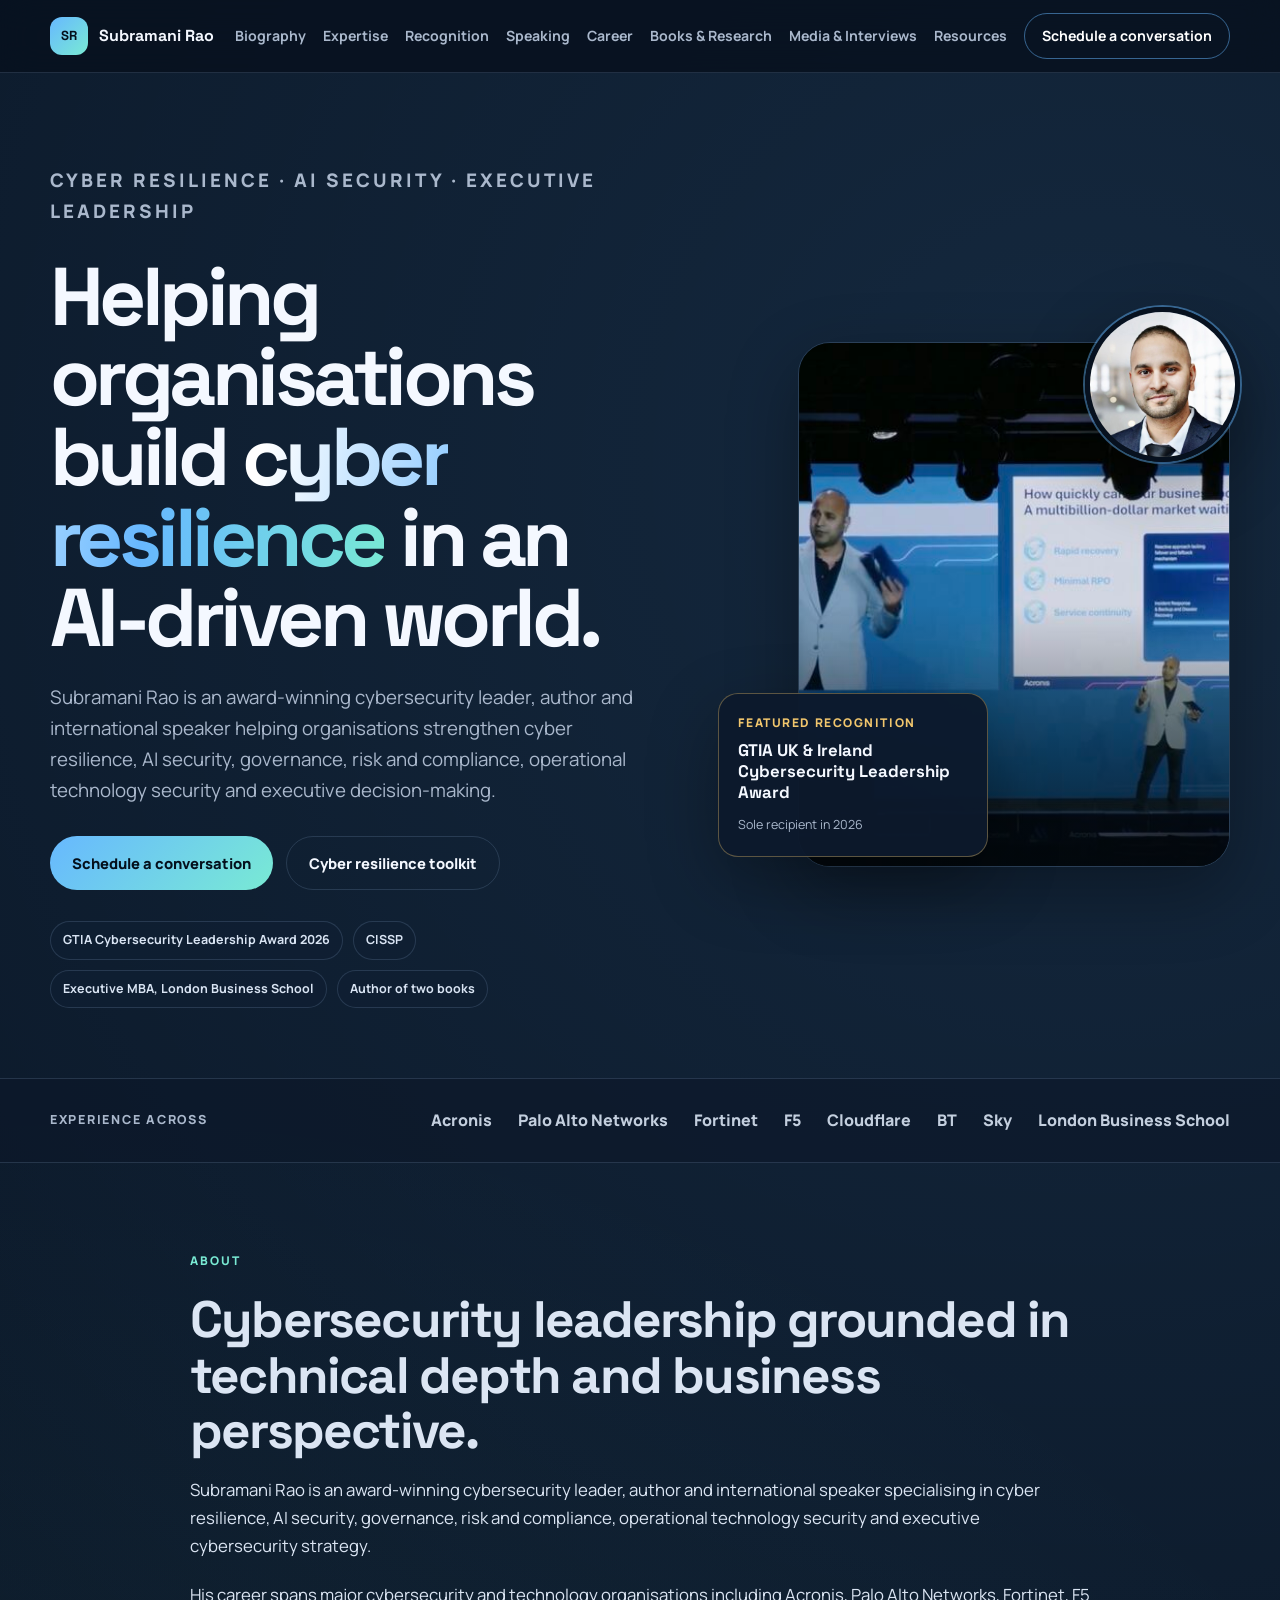
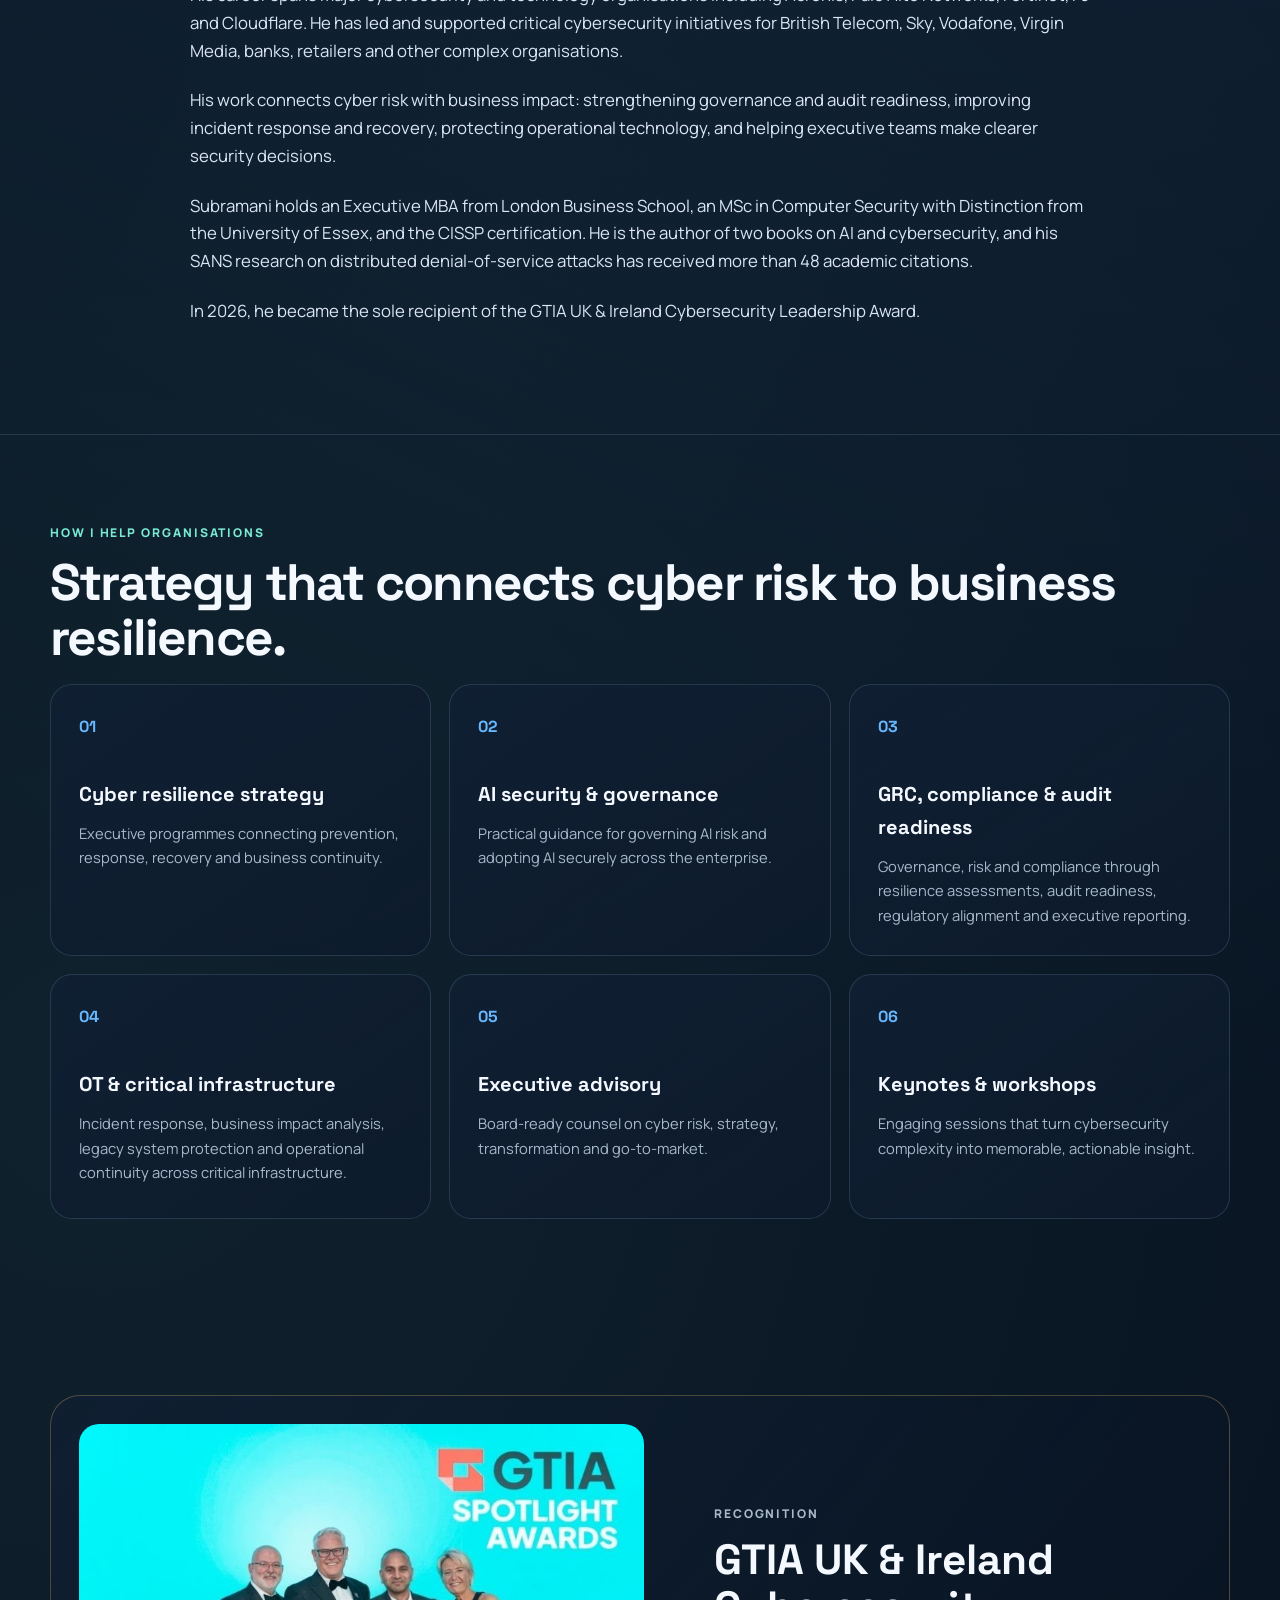
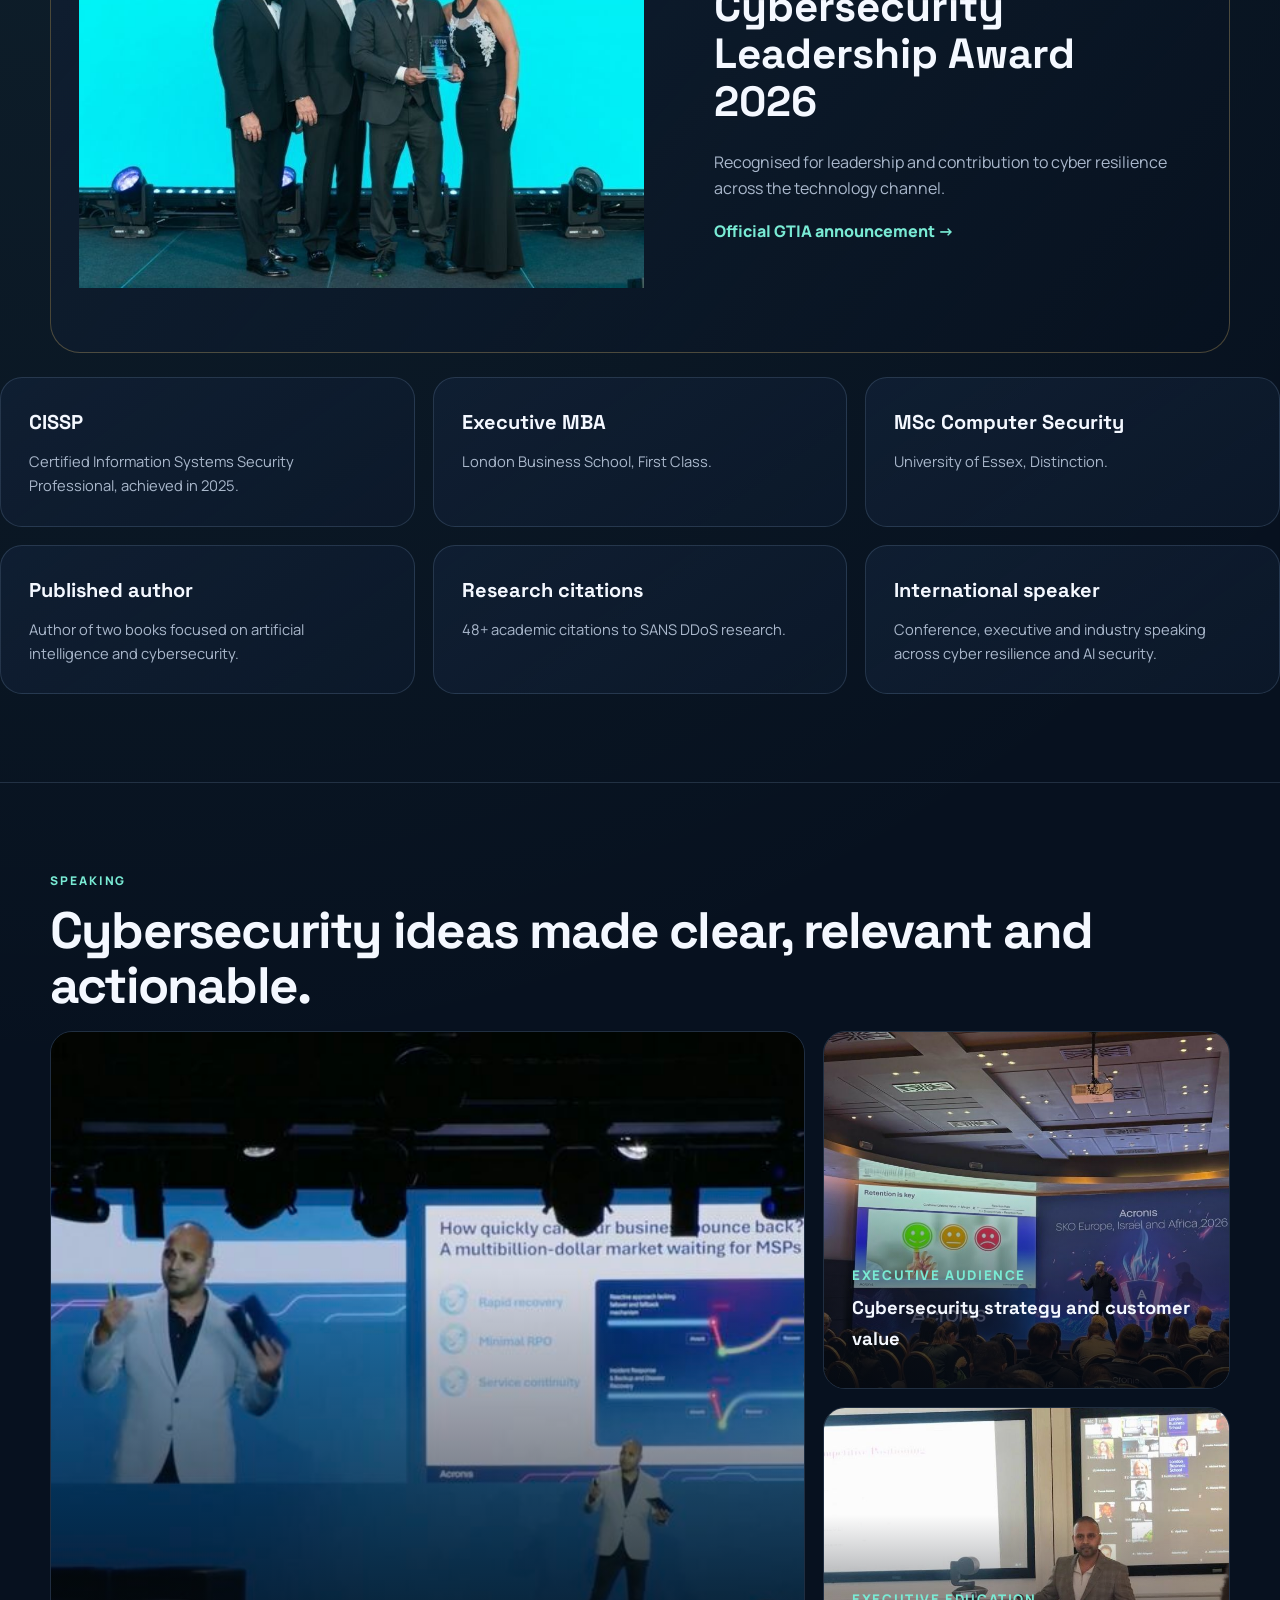
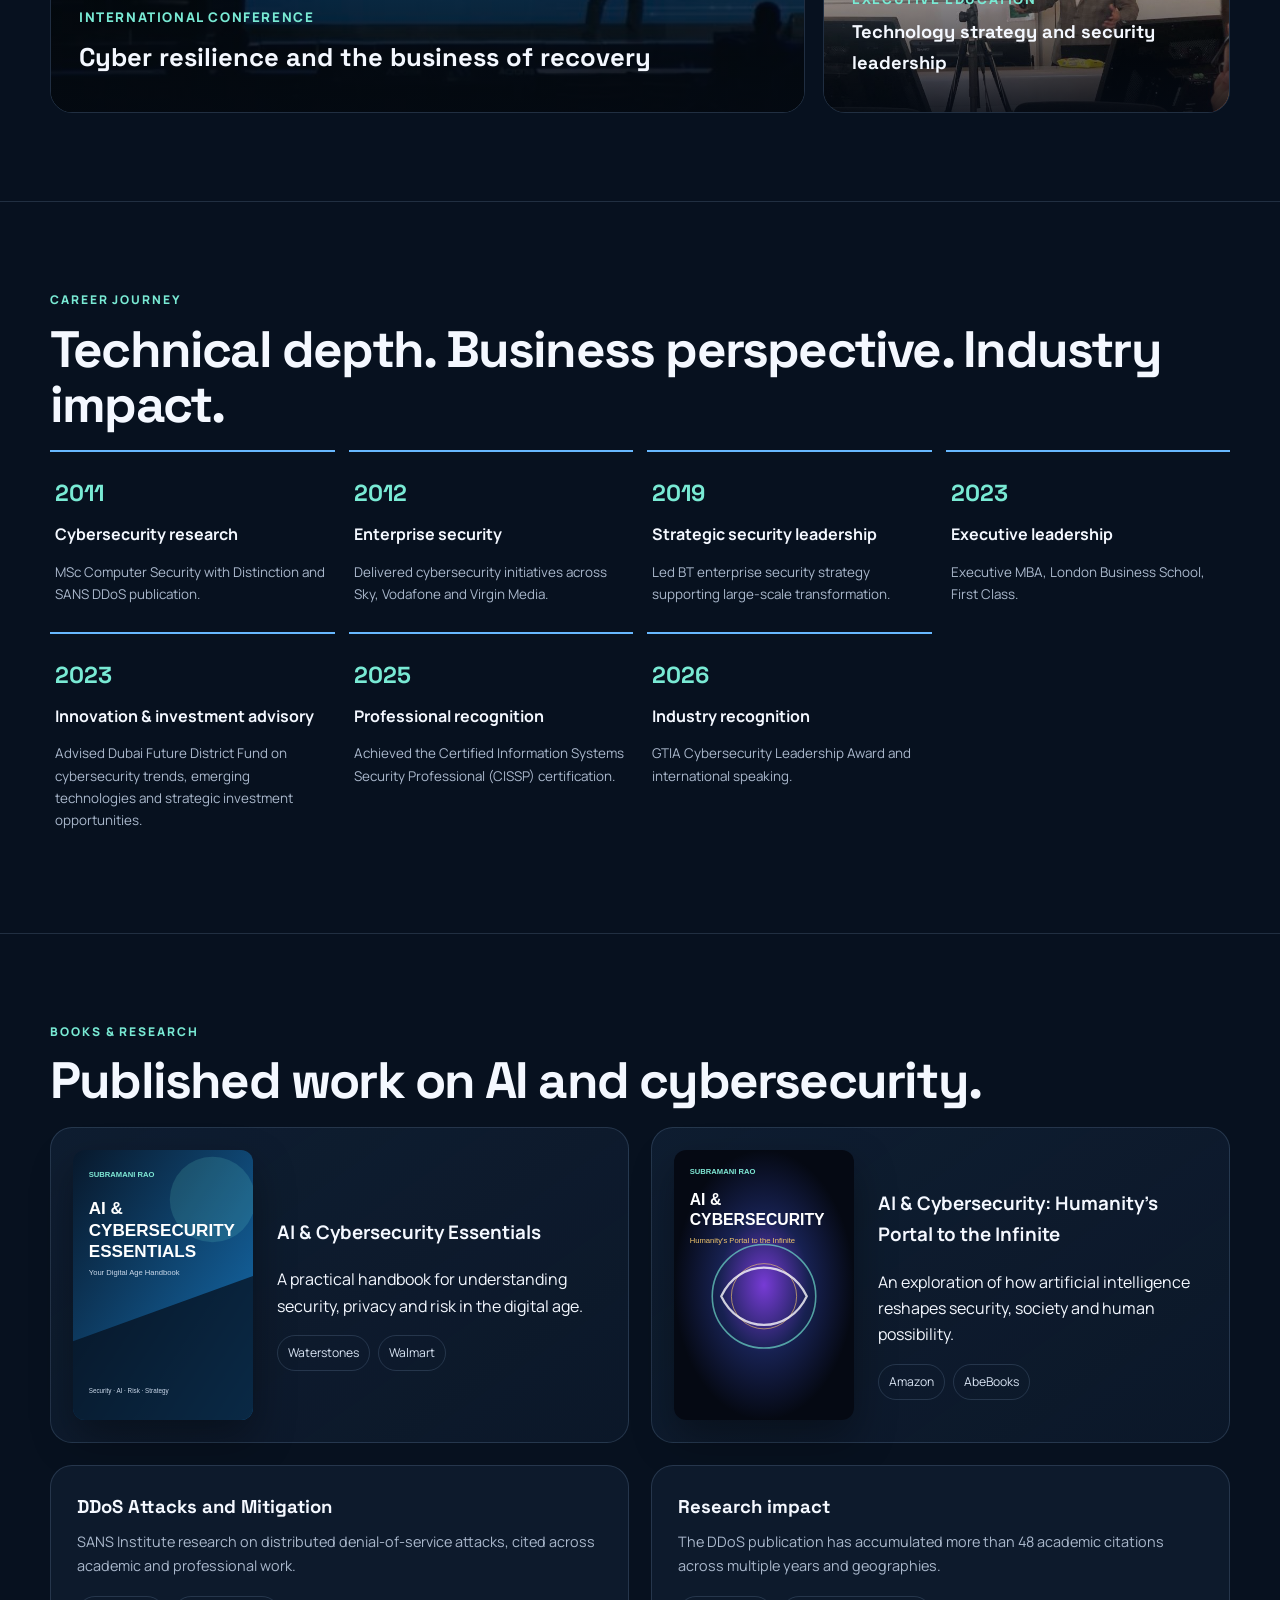
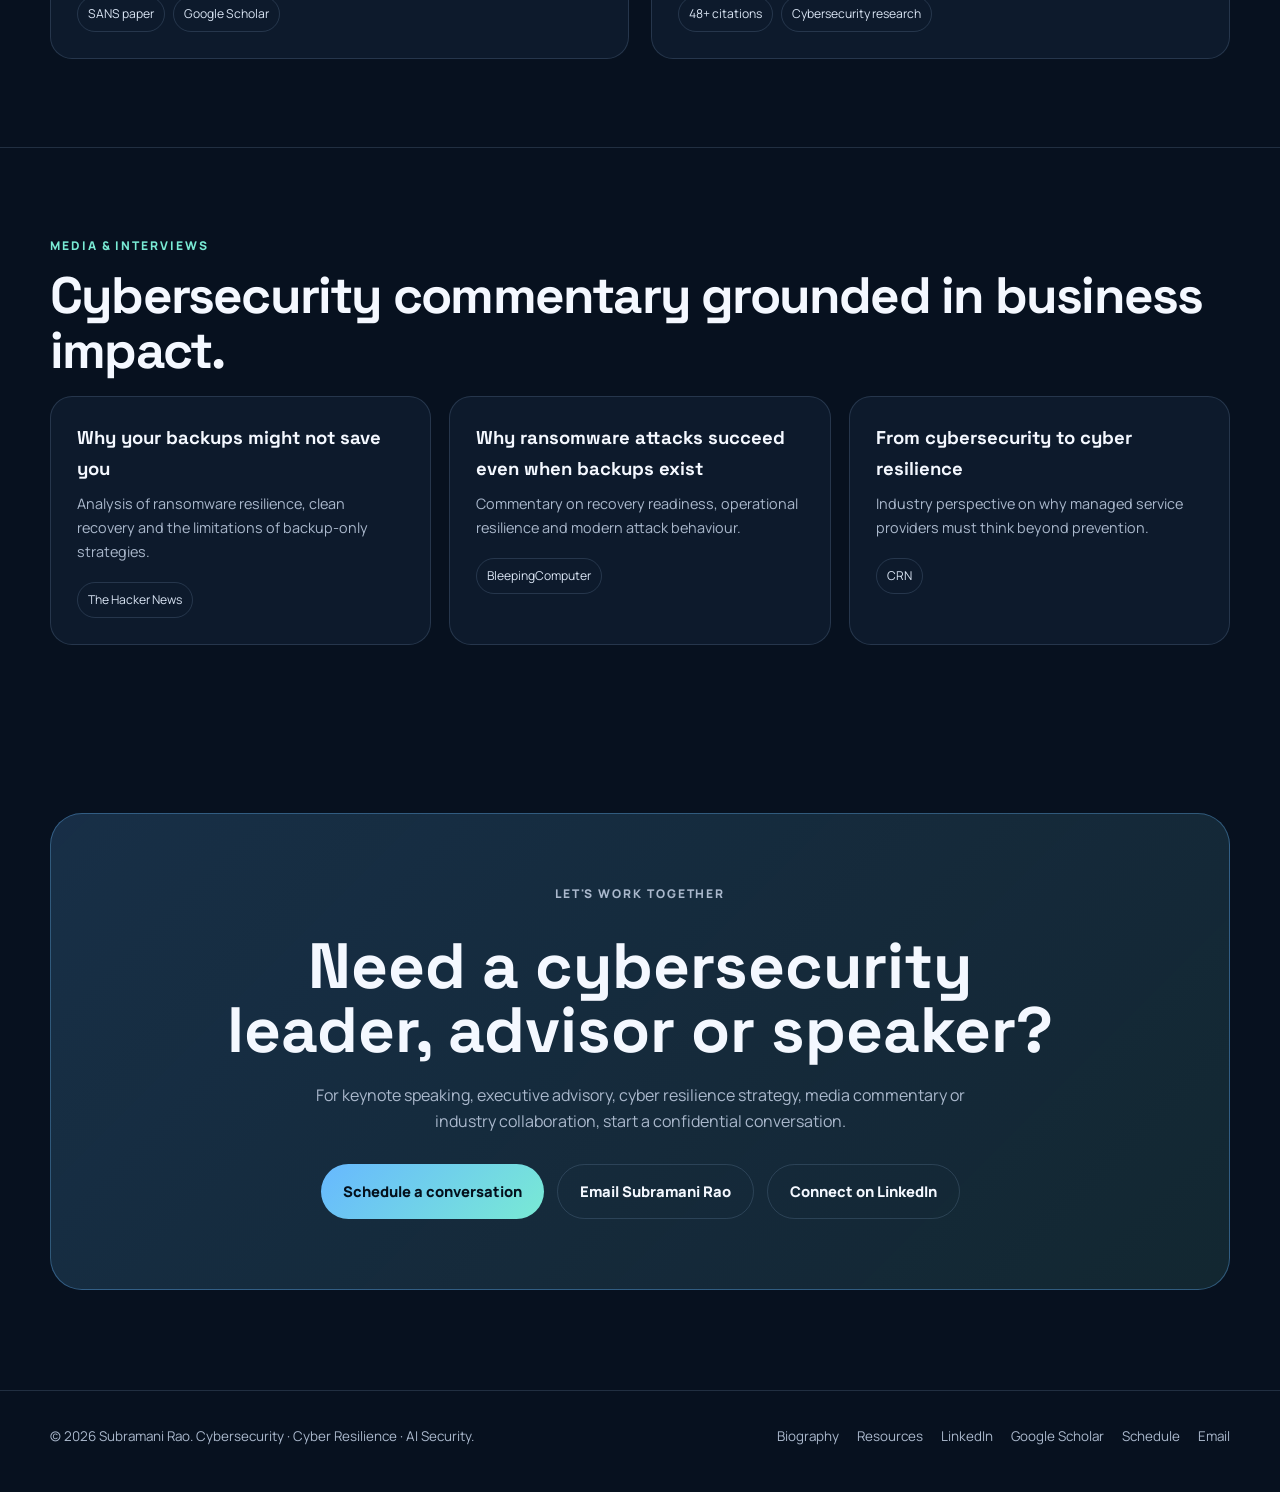
<file: index.html>
<!DOCTYPE html><html lang="en"><head><meta charset="UTF-8"><meta name="viewport" content="width=device-width,initial-scale=1.0"><title>Subramani Rao | Cybersecurity, Cyber Resilience & AI Security Leader</title><meta name="description" content="Subramani Rao is an award-winning cybersecurity leader, author and international speaker specialising in cyber resilience, AI security, GRC, operational technology and executive cybersecurity strategy."><link rel="canonical" href="https://subramanirao.com/"><meta property="og:type" content="profile"><meta property="og:title" content="Subramani Rao | Cybersecurity, Cyber Resilience & AI Security Leader"><meta property="og:description" content="Award-winning cybersecurity leader, author and international speaker specialising in cyber resilience, AI security, GRC and operational technology."><meta property="og:url" content="https://subramanirao.com/"><meta property="og:image" content="https://subramanirao.com/gallery/g7-gtia-stage.jpg"><meta name="twitter:card" content="summary_large_image"><link rel="preconnect" href="https://fonts.googleapis.com"><link rel="preconnect" href="https://fonts.gstatic.com" crossorigin><link href="https://fonts.googleapis.com/css2?family=Manrope:wght@400;500;600;700;800&family=Space+Grotesk:wght@600;700&display=swap" rel="stylesheet"><link href="https://assets.calendly.com/assets/external/widget.css" rel="stylesheet"><link rel="stylesheet" href="assets/site.css"><style>
html{scroll-behavior:smooth}.anchor{scroll-margin-top:92px}.navlinks{gap:17px}.book-grid{display:grid;grid-template-columns:repeat(2,1fr);gap:22px}.book-tile{display:grid;grid-template-columns:180px 1fr;gap:24px;align-items:center;background:linear-gradient(145deg,rgba(16,31,51,.92),rgba(13,26,44,.78));border:1px solid var(--line);border-radius:var(--radius);padding:22px}.book-cover{width:180px;aspect-ratio:2/3;border-radius:12px;object-fit:cover;box-shadow:0 18px 40px rgba(0,0,0,.35)}.media-grid{display:grid;grid-template-columns:repeat(3,1fr);gap:18px}.recognition-grid{display:grid;grid-template-columns:repeat(3,1fr);gap:18px}.section-rule{border-top:1px solid var(--line)}@media(max-width:850px){.book-grid{grid-template-columns:1fr}.media-grid,.recognition-grid{grid-template-columns:repeat(2,1fr)}}@media(max-width:620px){.book-tile{grid-template-columns:1fr}.book-cover{width:150px}.media-grid,.recognition-grid{grid-template-columns:1fr}}
</style><script type="application/ld+json">{"@context":"https://schema.org","@graph":[{"@type":"Person","name":"Subramani Rao","url":"https://subramanirao.com/","image":"https://subramanirao.com/profile.jpg","jobTitle":"Cybersecurity and Cyber Resilience Leader","description":"Subramani Rao is an award-winning cybersecurity leader, author and international speaker specialising in cyber resilience, AI security, governance, risk and compliance, operational technology security and executive cybersecurity strategy.","sameAs":["https://www.linkedin.com/in/raos/","https://scholar.google.com/citations?user=5D9XCkkAAAAJ"],"alumniOf":[{"@type":"CollegeOrUniversity","name":"London Business School"},{"@type":"CollegeOrUniversity","name":"University of Essex"}],"knowsAbout":["Cyber resilience","Artificial intelligence security","Governance risk and compliance","Operational technology security","Incident response","Business impact analysis","Cybersecurity strategy"],"award":"GTIA UK & Ireland Cybersecurity Leadership Award 2026"},{"@type":"Book","name":"AI & Cybersecurity Essentials: Your Digital Age Handbook","author":{"@type":"Person","name":"Subramani Rao"},"isbn":"9798316214327"},{"@type":"Book","name":"AI & Cybersecurity: Humanity's Portal to the Infinite","author":{"@type":"Person","name":"Subramani Rao"}}]}</script></head><body>
<header class="topbar"><div class="wrap nav"><a class="brand" href="#top"><span class="monogram">SR</span><span>Subramani Rao</span></a><button class="menu" aria-label="Open menu">Menu</button><nav class="navlinks"><a href="#biography">Biography</a><a href="#expertise">Expertise</a><a href="#recognition">Recognition</a><a href="#speaking">Speaking</a><a href="#career">Career</a><a href="#books">Books &amp; Research</a><a href="#media">Media &amp; Interviews</a><a href="resources.html">Resources</a><a class="nav-cta calendly-link" href="https://calendly.com/subramanirao/" data-calendly-url="https://calendly.com/subramanirao/">Schedule a conversation</a></nav></div></header>
<section class="hero anchor" id="top"><div class="wrap hero-grid"><div class="hero-copy"><p class="eyebrow">Cyber resilience · AI security · Executive leadership</p><h1>Helping organisations build <span>cyber resilience</span> in an AI-driven world.</h1><p>Subramani Rao is an award-winning cybersecurity leader, author and international speaker helping organisations strengthen cyber resilience, AI security, governance, risk and compliance, operational technology security and executive decision-making.</p><div class="actions"><a class="btn primary calendly-link" href="https://calendly.com/subramanirao/" data-calendly-url="https://calendly.com/subramanirao/">Schedule a conversation</a><a class="btn" href="resources.html">Cyber resilience toolkit</a></div><div class="proof-row"><span class="proof">GTIA Cybersecurity Leadership Award 2026</span><span class="proof">CISSP</span><span class="proof">Executive MBA, London Business School</span><span class="proof">Author of two books</span></div></div><div class="hero-visual"><div class="hero-main"><img src="gallery/g4-acronis-mspglobal.jpg" alt="Subramani Rao speaking at MSP Global"></div><div class="portrait-float"><img src="profile.jpg" alt="Portrait of Subramani Rao"></div><div class="award-float"><div class="trophy">Featured recognition</div><strong>GTIA UK & Ireland Cybersecurity Leadership Award</strong><span>Sole recipient in 2026</span></div></div></div></section>
<section class="trust"><div class="wrap trust-inner"><span class="trust-label">Experience across</span><div class="logo-words"><span>Acronis</span><span>Palo Alto Networks</span><span>Fortinet</span><span>F5</span><span>Cloudflare</span><span>BT</span><span>Sky</span><span>London Business School</span></div></div></section>
<main><section class="section reveal anchor" id="biography"><div class="wrap bio-layout"><div class="bio-copy"><p class="eyebrow">About</p><h2 class="section-title">Cybersecurity leadership grounded in technical depth and business perspective.</h2><p>Subramani Rao is an award-winning cybersecurity leader, author and international speaker specialising in cyber resilience, AI security, governance, risk and compliance, operational technology security and executive cybersecurity strategy.</p><p>His career spans major cybersecurity and technology organisations including Acronis, Palo Alto Networks, Fortinet, F5 and Cloudflare. He has led and supported critical cybersecurity initiatives for British Telecom, Sky, Vodafone, Virgin Media, banks, retailers and other complex organisations.</p><p>His work connects cyber risk with business impact: strengthening governance and audit readiness, improving incident response and recovery, protecting operational technology, and helping executive teams make clearer security decisions.</p><p>Subramani holds an Executive MBA from London Business School, an MSc in Computer Security with Distinction from the University of Essex, and the CISSP certification. He is the author of two books on AI and cybersecurity, and his SANS research on distributed denial-of-service attacks has received more than 48 academic citations.</p><p>In 2026, he became the sole recipient of the GTIA UK & Ireland Cybersecurity Leadership Award.</p></div></div></section>
<section class="section section-rule reveal anchor" id="expertise"><div class="wrap"><p class="eyebrow">How I help organisations</p><h2 class="section-title">Strategy that connects cyber risk to business resilience.</h2><div class="services"><article class="service"><span class="num">01</span><h3>Cyber resilience strategy</h3><p>Executive programmes connecting prevention, response, recovery and business continuity.</p></article><article class="service"><span class="num">02</span><h3>AI security & governance</h3><p>Practical guidance for governing AI risk and adopting AI securely across the enterprise.</p></article><article class="service"><span class="num">03</span><h3>GRC, compliance & audit readiness</h3><p>Governance, risk and compliance through resilience assessments, audit readiness, regulatory alignment and executive reporting.</p></article><article class="service"><span class="num">04</span><h3>OT & critical infrastructure</h3><p>Incident response, business impact analysis, legacy system protection and operational continuity across critical infrastructure.</p></article><article class="service"><span class="num">05</span><h3>Executive advisory</h3><p>Board-ready counsel on cyber risk, strategy, transformation and go-to-market.</p></article><article class="service"><span class="num">06</span><h3>Keynotes & workshops</h3><p>Engaging sessions that turn cybersecurity complexity into memorable, actionable insight.</p></article></div></div></section>
<section class="section reveal anchor" id="recognition"><div class="wrap feature-award"><div class="award-image"><img src="gallery/g7-gtia-stage.jpg" alt="Subramani Rao receiving the GTIA Cybersecurity Leadership Award"></div><div class="award-copy"><p class="eyebrow">Recognition</p><h2 class="quote">GTIA UK & Ireland Cybersecurity Leadership Award 2026</h2><p>Recognised for leadership and contribution to cyber resilience across the technology channel.</p><a class="text-link" href="https://gtia.org/press-releases/2026-uk-ireland-spotlight-award-winners" target="_blank" rel="noopener">Official GTIA announcement →</a></div></div><div class="recognition-grid" style="margin-top:24px"><article class="card"><h3>CISSP</h3><p>Certified Information Systems Security Professional, achieved in 2025.</p></article><article class="card"><h3>Executive MBA</h3><p>London Business School, First Class.</p></article><article class="card"><h3>MSc Computer Security</h3><p>University of Essex, Distinction.</p></article><article class="card"><h3>Published author</h3><p>Author of two books focused on artificial intelligence and cybersecurity.</p></article><article class="card"><h3>Research citations</h3><p>48+ academic citations to SANS DDoS research.</p></article><article class="card"><h3>International speaker</h3><p>Conference, executive and industry speaking across cyber resilience and AI security.</p></article></div></section>
<section class="section section-rule reveal anchor" id="speaking"><div class="wrap"><p class="eyebrow">Speaking</p><h2 class="section-title">Cybersecurity ideas made clear, relevant and actionable.</h2><div class="speaking-grid"><article class="photo-card"><img src="gallery/g4-acronis-mspglobal.jpg" alt="Subramani Rao speaking at MSP Global"><div class="photo-caption"><small>International conference</small><h3>Cyber resilience and the business of recovery</h3></div></article><div class="stack"><article class="photo-card"><img src="gallery/g5-acronis-sko.jpg" alt="Subramani Rao presenting at Acronis SKO"><div class="photo-caption"><small>Executive audience</small><h3>Cybersecurity strategy and customer value</h3></div></article><article class="photo-card"><img src="gallery/g2-lbs-presenting.jpg" alt="Subramani Rao at London Business School"><div class="photo-caption"><small>Executive education</small><h3>Technology strategy and security leadership</h3></div></article></div></div></div></section>
<section class="section section-rule reveal anchor" id="career"><div class="wrap"><p class="eyebrow">Career journey</p><h2 class="section-title">Technical depth. Business perspective. Industry impact.</h2><div class="timeline"><article class="milestone"><strong>2011</strong><h3>Cybersecurity research</h3><p>MSc Computer Security with Distinction and SANS DDoS publication.</p></article><article class="milestone"><strong>2012</strong><h3>Enterprise security</h3><p>Delivered cybersecurity initiatives across Sky, Vodafone and Virgin Media.</p></article><article class="milestone"><strong>2019</strong><h3>Strategic security leadership</h3><p>Led BT enterprise security strategy supporting large-scale transformation.</p></article><article class="milestone"><strong>2023</strong><h3>Executive leadership</h3><p>Executive MBA, London Business School, First Class.</p></article><article class="milestone"><strong>2023</strong><h3>Innovation &amp; investment advisory</h3><p>Advised Dubai Future District Fund on cybersecurity trends, emerging technologies and strategic investment opportunities.</p></article><article class="milestone"><strong>2025</strong><h3>Professional recognition</h3><p>Achieved the Certified Information Systems Security Professional (CISSP) certification.</p></article><article class="milestone"><strong>2026</strong><h3>Industry recognition</h3><p>GTIA Cybersecurity Leadership Award and international speaking.</p></article></div></div></section>
<section class="section section-rule reveal anchor" id="books"><div class="wrap"><p class="eyebrow">Books & research</p><h2 class="section-title">Published work on AI and cybersecurity.</h2><div class="book-grid"><article class="book-tile"><img class="book-cover" src="https://covers.openlibrary.org/b/isbn/9798316214327-L.jpg" onerror="this.onerror=null;this.src='books/essentials-fallback.svg'" alt="Cover of AI and Cybersecurity Essentials"><div><h3>AI & Cybersecurity Essentials</h3><p>A practical handbook for understanding security, privacy and risk in the digital age.</p><div class="tags"><a href="https://www.waterstones.com/book/ai-and-cybersecurity-essentials/subramani-rao/9798316214327" target="_blank" rel="noopener">Waterstones</a><a href="https://www.walmart.com/ip/AI-amp-Cybersecurity-Essentials-Your-Digital-Age-Handbook-Paperback-9798316214327/15927852680" target="_blank" rel="noopener">Walmart</a></div></div></article><article class="book-tile"><img class="book-cover" src="https://covers.openlibrary.org/b/isbn/9798280004412-L.jpg" onerror="this.onerror=null;this.src='books/infinite-fallback.svg'" alt="Cover of AI and Cybersecurity Humanity's Portal to the Infinite"><div><h3>AI & Cybersecurity: Humanity's Portal to the Infinite</h3><p>An exploration of how artificial intelligence reshapes security, society and human possibility.</p><div class="tags"><a href="https://www.amazon.co.uk/AI-Cybersecurity-Humanitys-Portal-Infinite/dp/B0G4JL4C9B" target="_blank" rel="noopener">Amazon</a><a href="https://www.abebooks.com/products/isbn/9798280001985" target="_blank" rel="noopener">AbeBooks</a></div></div></article><article class="content-card"><h3>DDoS Attacks and Mitigation</h3><p>SANS Institute research on distributed denial-of-service attacks, cited across academic and professional work.</p><div class="tags"><a href="https://www.sans.org/white-papers/33764" target="_blank" rel="noopener">SANS paper</a><a href="https://scholar.google.com/citations?user=5D9XCkkAAAAJ" target="_blank" rel="noopener">Google Scholar</a></div></article><article class="content-card"><h3>Research impact</h3><p>The DDoS publication has accumulated more than 48 academic citations across multiple years and geographies.</p><div class="tags"><span>48+ citations</span><span>Cybersecurity research</span></div></article></div></div></section>
<section class="section section-rule reveal anchor" id="media"><div class="wrap"><p class="eyebrow">Media &amp; Interviews</p><h2 class="section-title">Cybersecurity commentary grounded in business impact.</h2><div class="media-grid"><article class="content-card"><h3>Why your backups might not save you</h3><p>Analysis of ransomware resilience, clean recovery and the limitations of backup-only strategies.</p><div class="tags"><a href="https://thehackernews.com/expert-insights/2026/04/why-your-backups-might-not-save-you.html" target="_blank" rel="noopener">The Hacker News</a></div></article><article class="content-card"><h3>Why ransomware attacks succeed even when backups exist</h3><p>Commentary on recovery readiness, operational resilience and modern attack behaviour.</p><div class="tags"><a href="https://www.bleepingcomputer.com/news/security/why-ransomware-attacks-succeed-even-when-backups-exist/" target="_blank" rel="noopener">BleepingComputer</a></div></article><article class="content-card"><h3>From cybersecurity to cyber resilience</h3><p>Industry perspective on why managed service providers must think beyond prevention.</p><div class="tags"><a href="https://www.crn.com/news/channel-news/2025/from-cybersecurity-to-cyber-resilience-why-msps-must-think-bigger-in-2026" target="_blank" rel="noopener">CRN</a></div></article></div></div></section>
<section class="cta reveal anchor" id="contact"><div class="wrap"><div class="cta-box"><p class="eyebrow">Let's work together</p><h2>Need a cybersecurity leader, advisor or speaker?</h2><p>For keynote speaking, executive advisory, cyber resilience strategy, media commentary or industry collaboration, start a confidential conversation.</p><div class="actions" style="justify-content:center"><a class="btn primary calendly-link" href="https://calendly.com/subramanirao/" data-calendly-url="https://calendly.com/subramanirao/">Schedule a conversation</a><a class="btn" href="mailto:suburao909@gmail.com?subject=Enquiry%20via%20SubramaniRao.com">Email Subramani Rao</a><a class="btn" href="https://www.linkedin.com/in/raos/" target="_blank" rel="noopener">Connect on LinkedIn</a></div></div></div></section></main>
<footer class="footer"><div class="wrap footer-inner"><span>© 2026 Subramani Rao. Cybersecurity · Cyber Resilience · AI Security.</span><div class="footer-links"><a href="#biography">Biography</a><a href="resources.html">Resources</a><a href="https://www.linkedin.com/in/raos/" target="_blank" rel="noopener">LinkedIn</a><a href="https://scholar.google.com/citations?user=5D9XCkkAAAAJ" target="_blank" rel="noopener">Google Scholar</a><a class="calendly-link" href="https://calendly.com/subramanirao/" data-calendly-url="https://calendly.com/subramanirao/">Schedule</a><a href="mailto:suburao909@gmail.com">Email</a></div></div></footer><script src="https://assets.calendly.com/assets/external/widget.js" type="text/javascript" async></script><script>
document.addEventListener('click',function(event){
  var link=event.target.closest('.calendly-link');
  if(!link) return;
  if(window.Calendly && typeof window.Calendly.initPopupWidget==='function'){
    event.preventDefault();
    window.Calendly.initPopupWidget({url:link.getAttribute('data-calendly-url')||link.href});
  }
});
</script><script src="assets/site.js"></script></body></html>
</file>
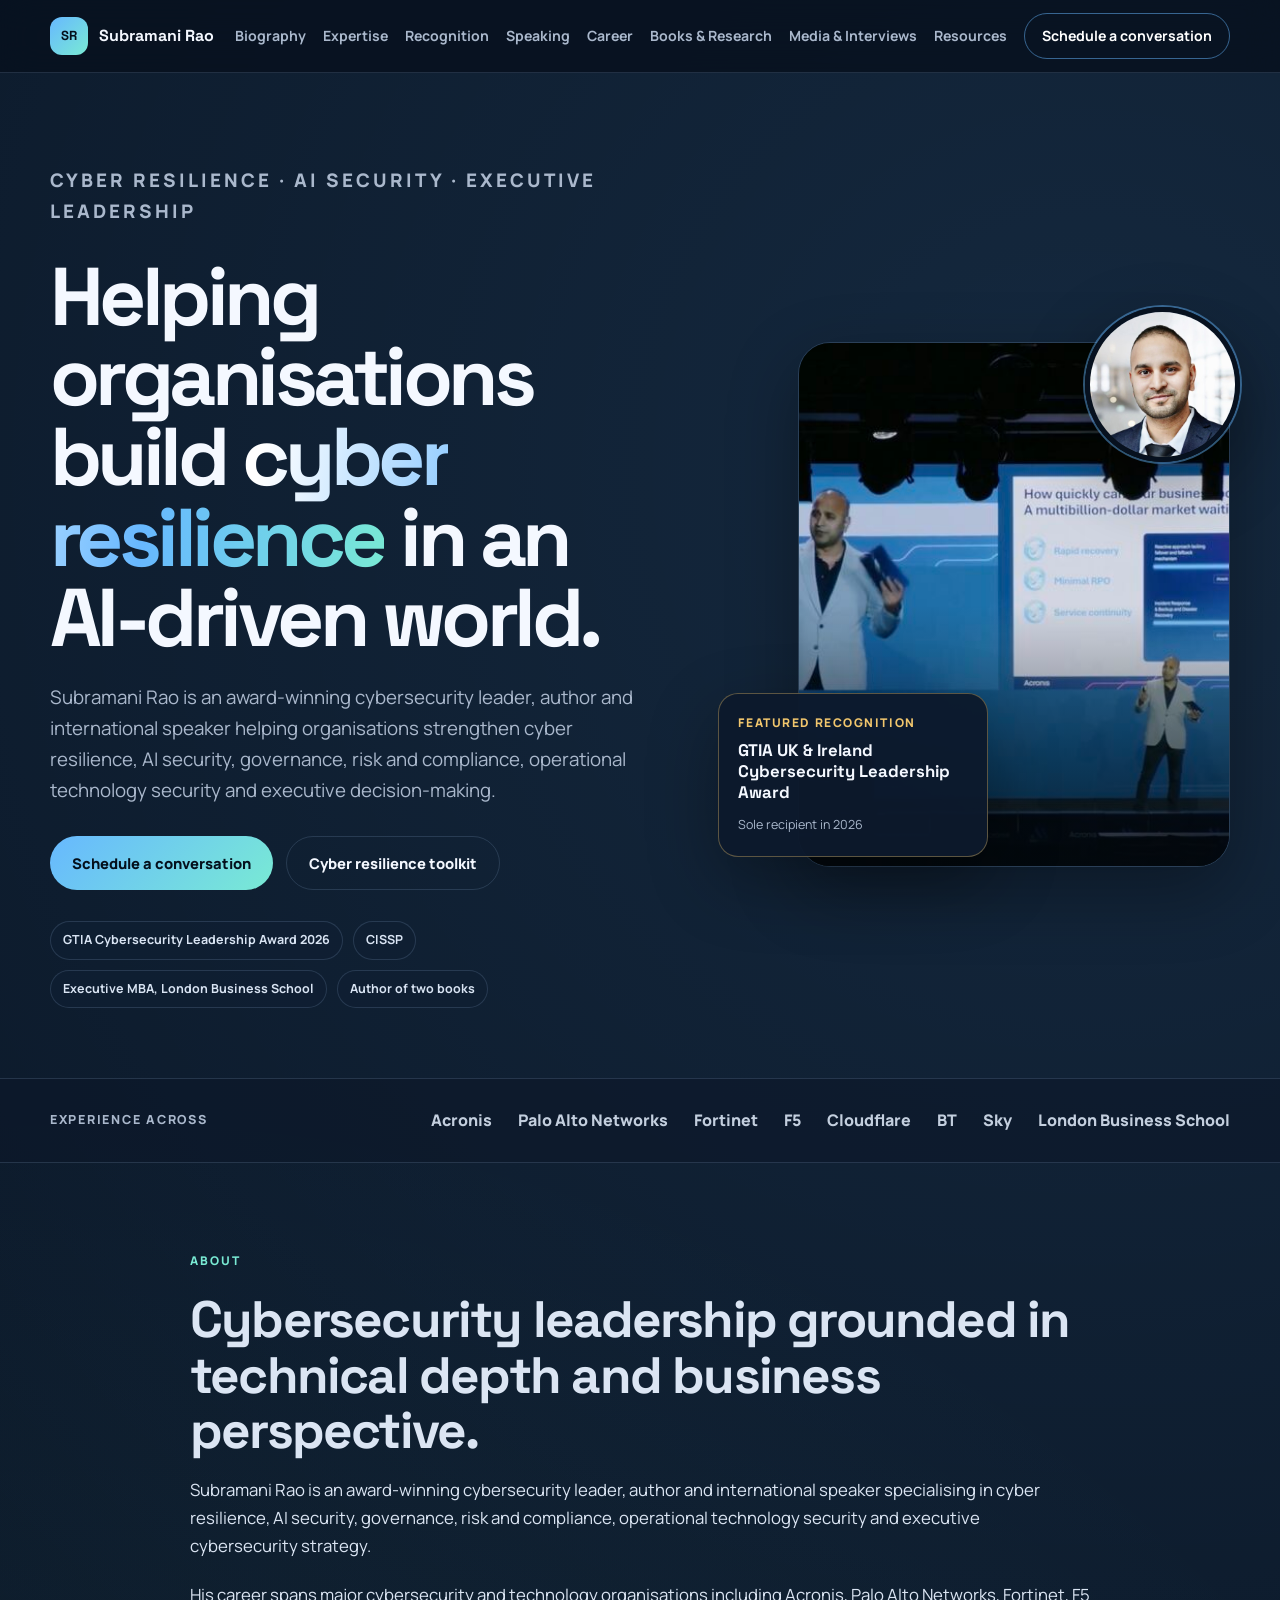
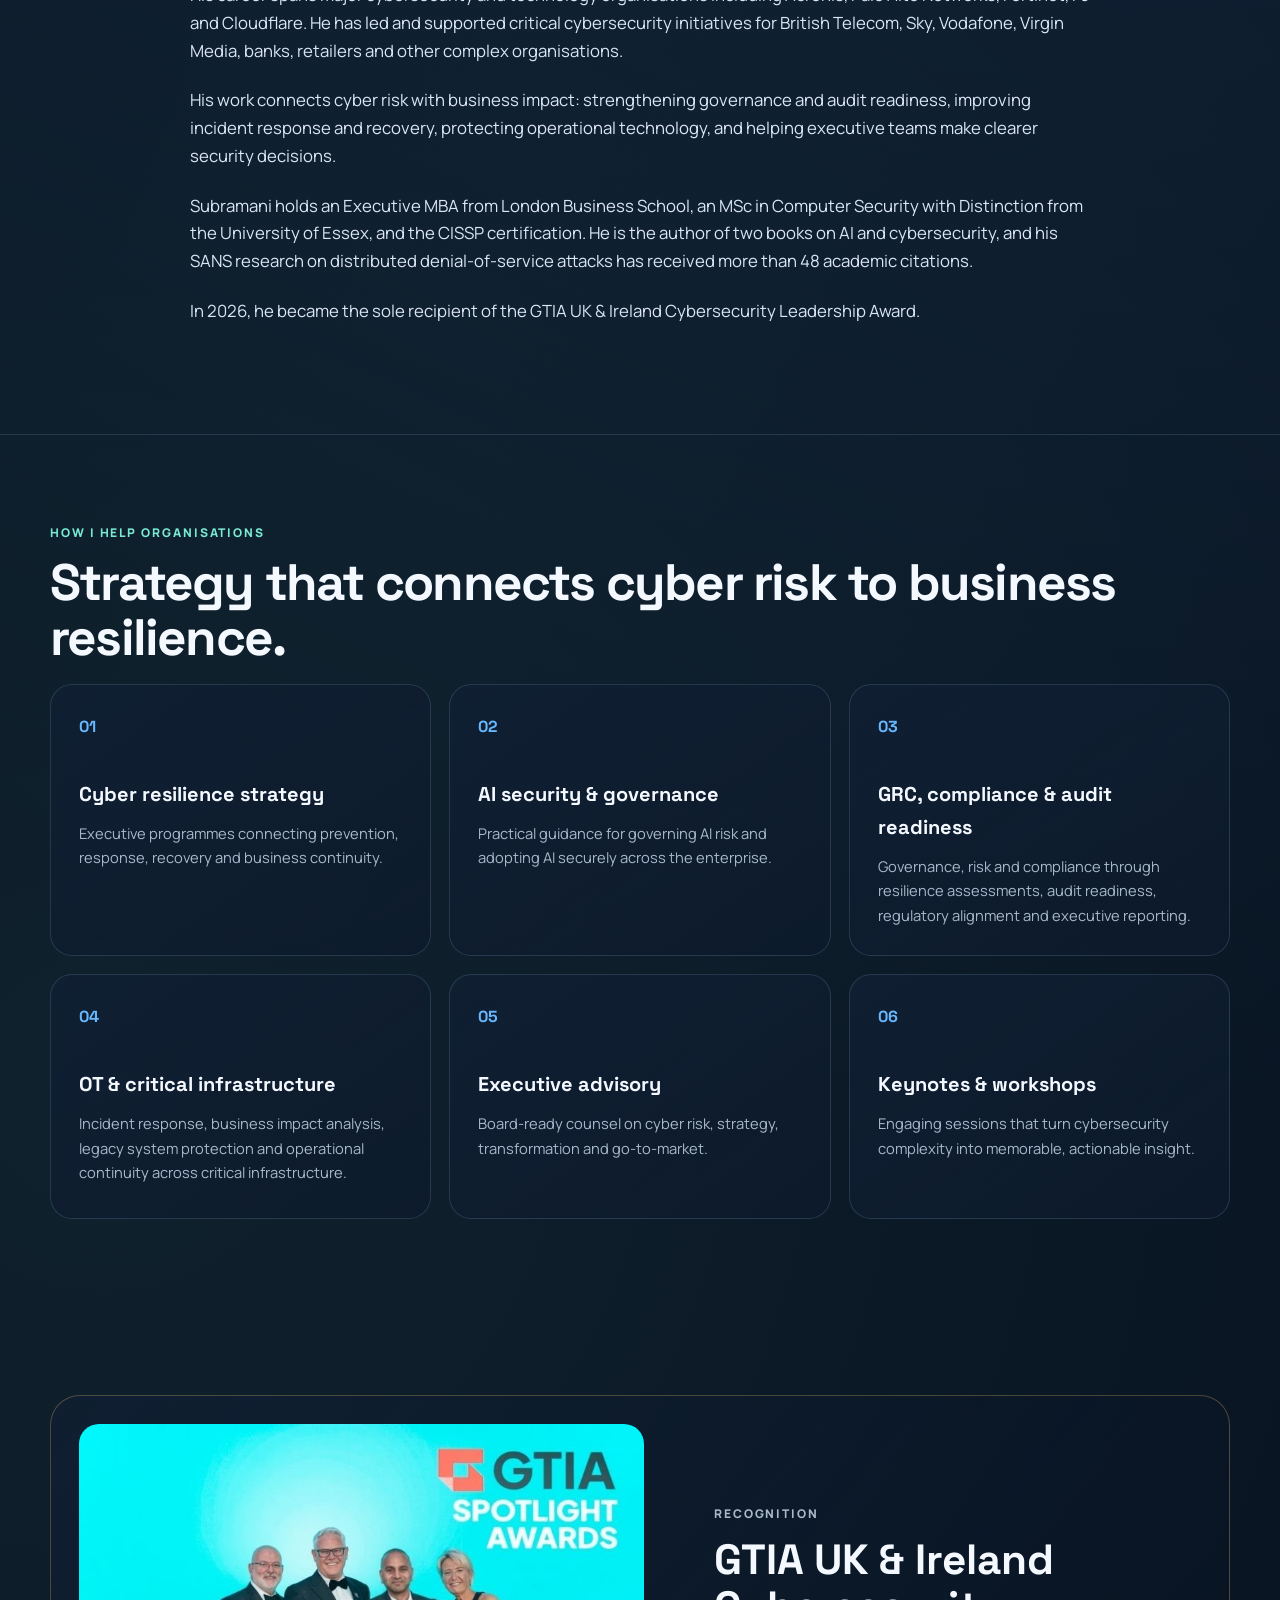
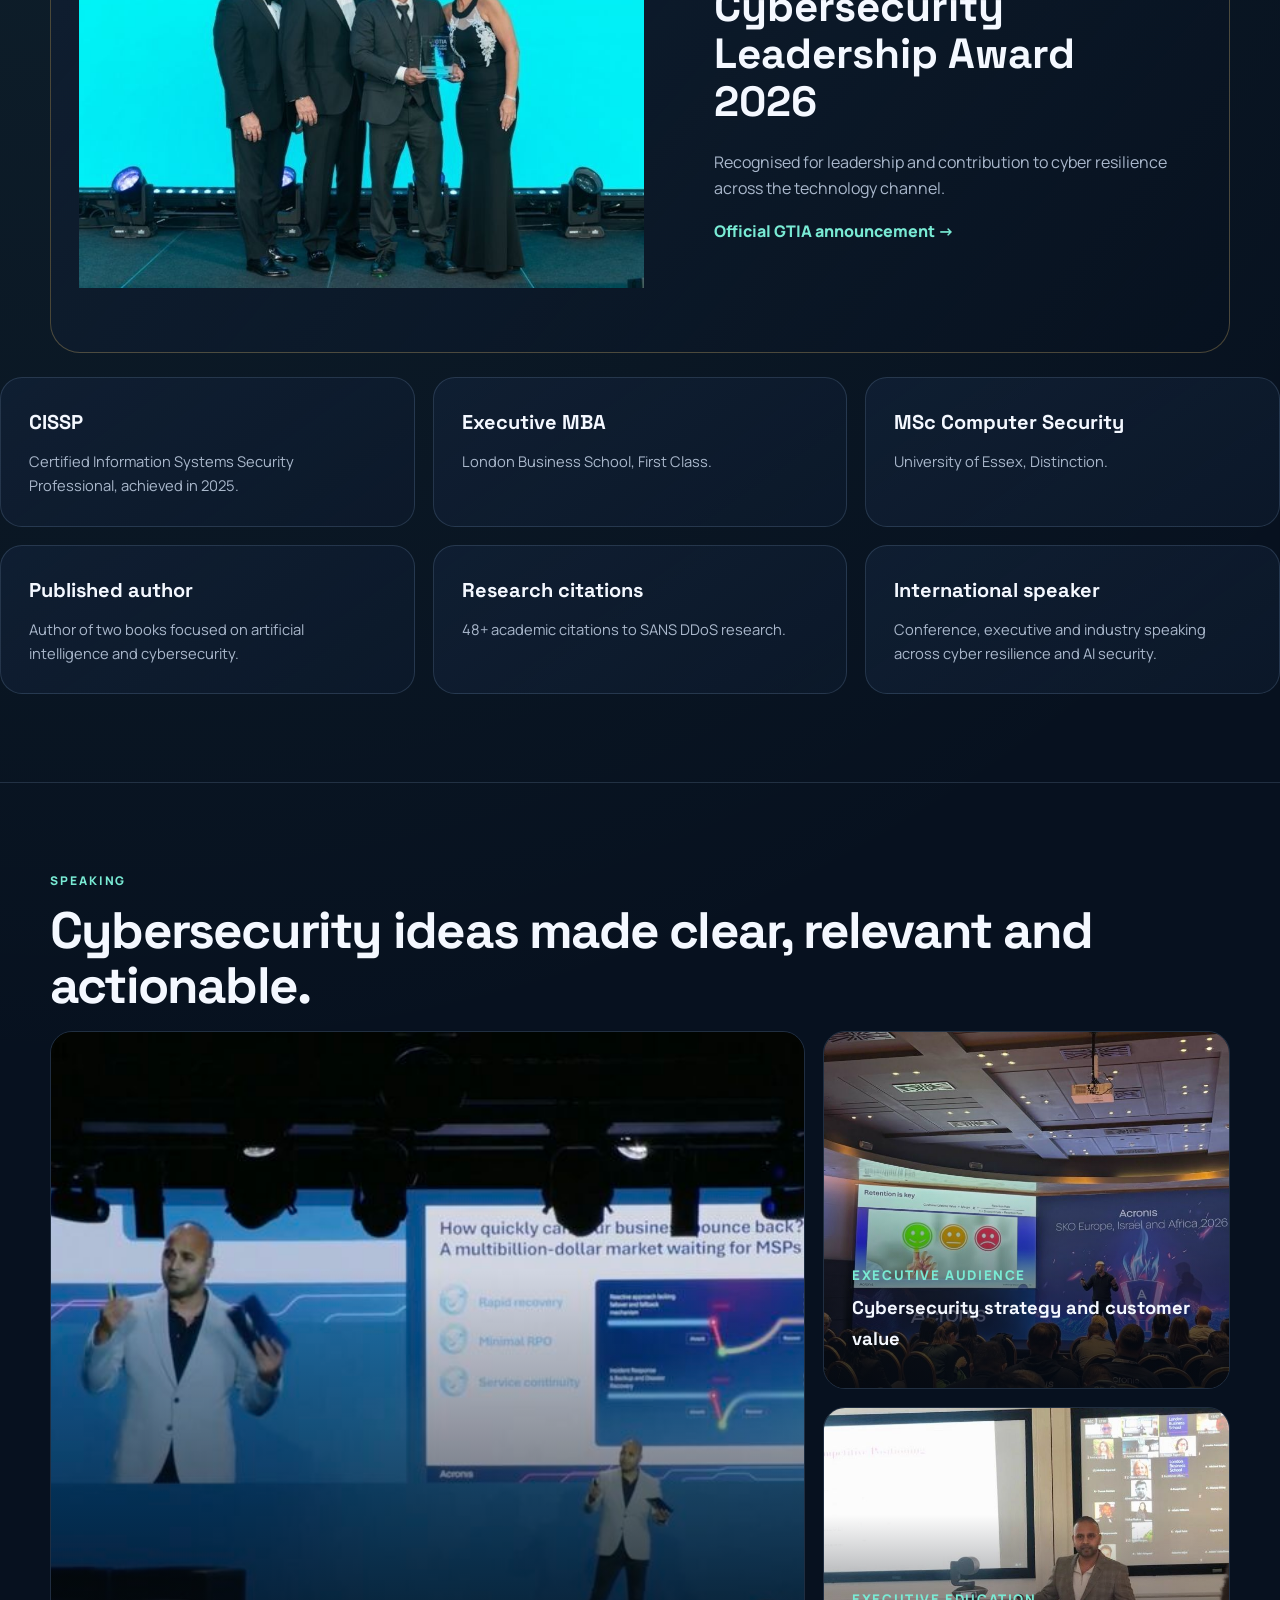
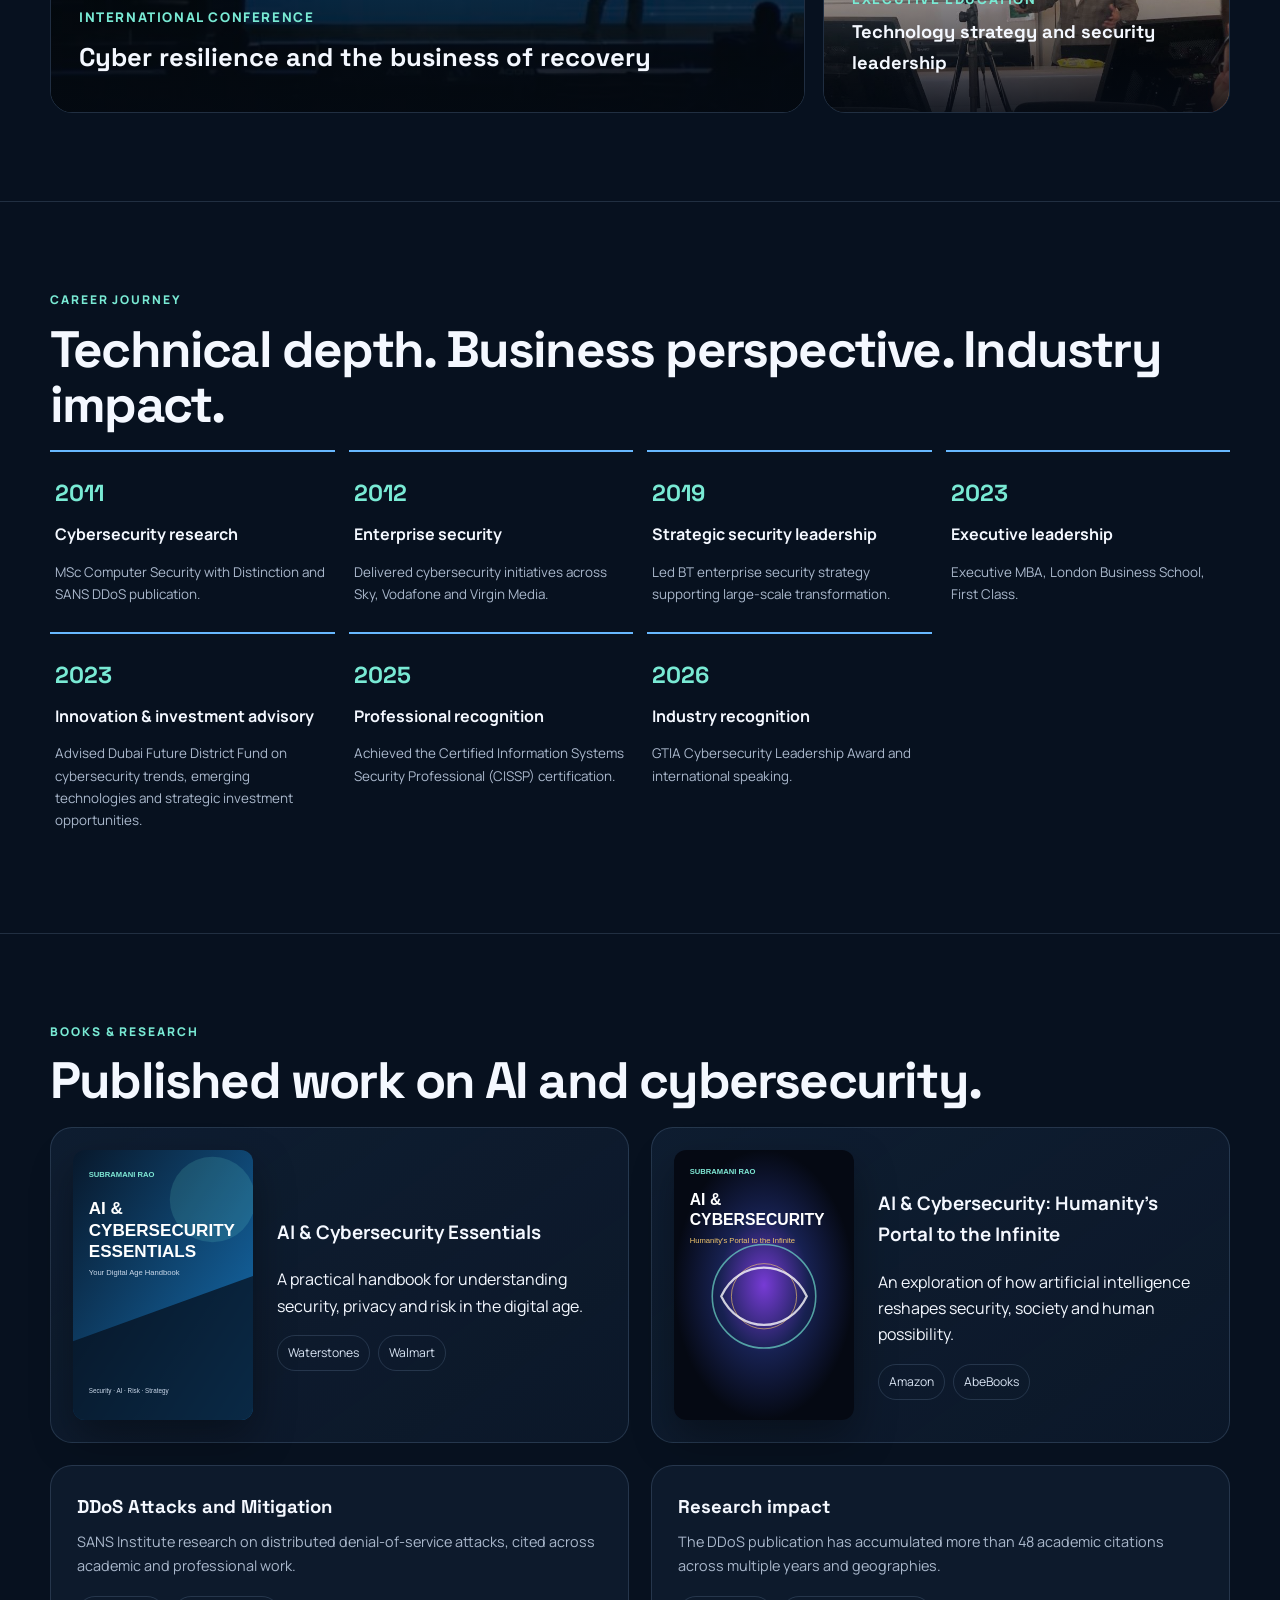
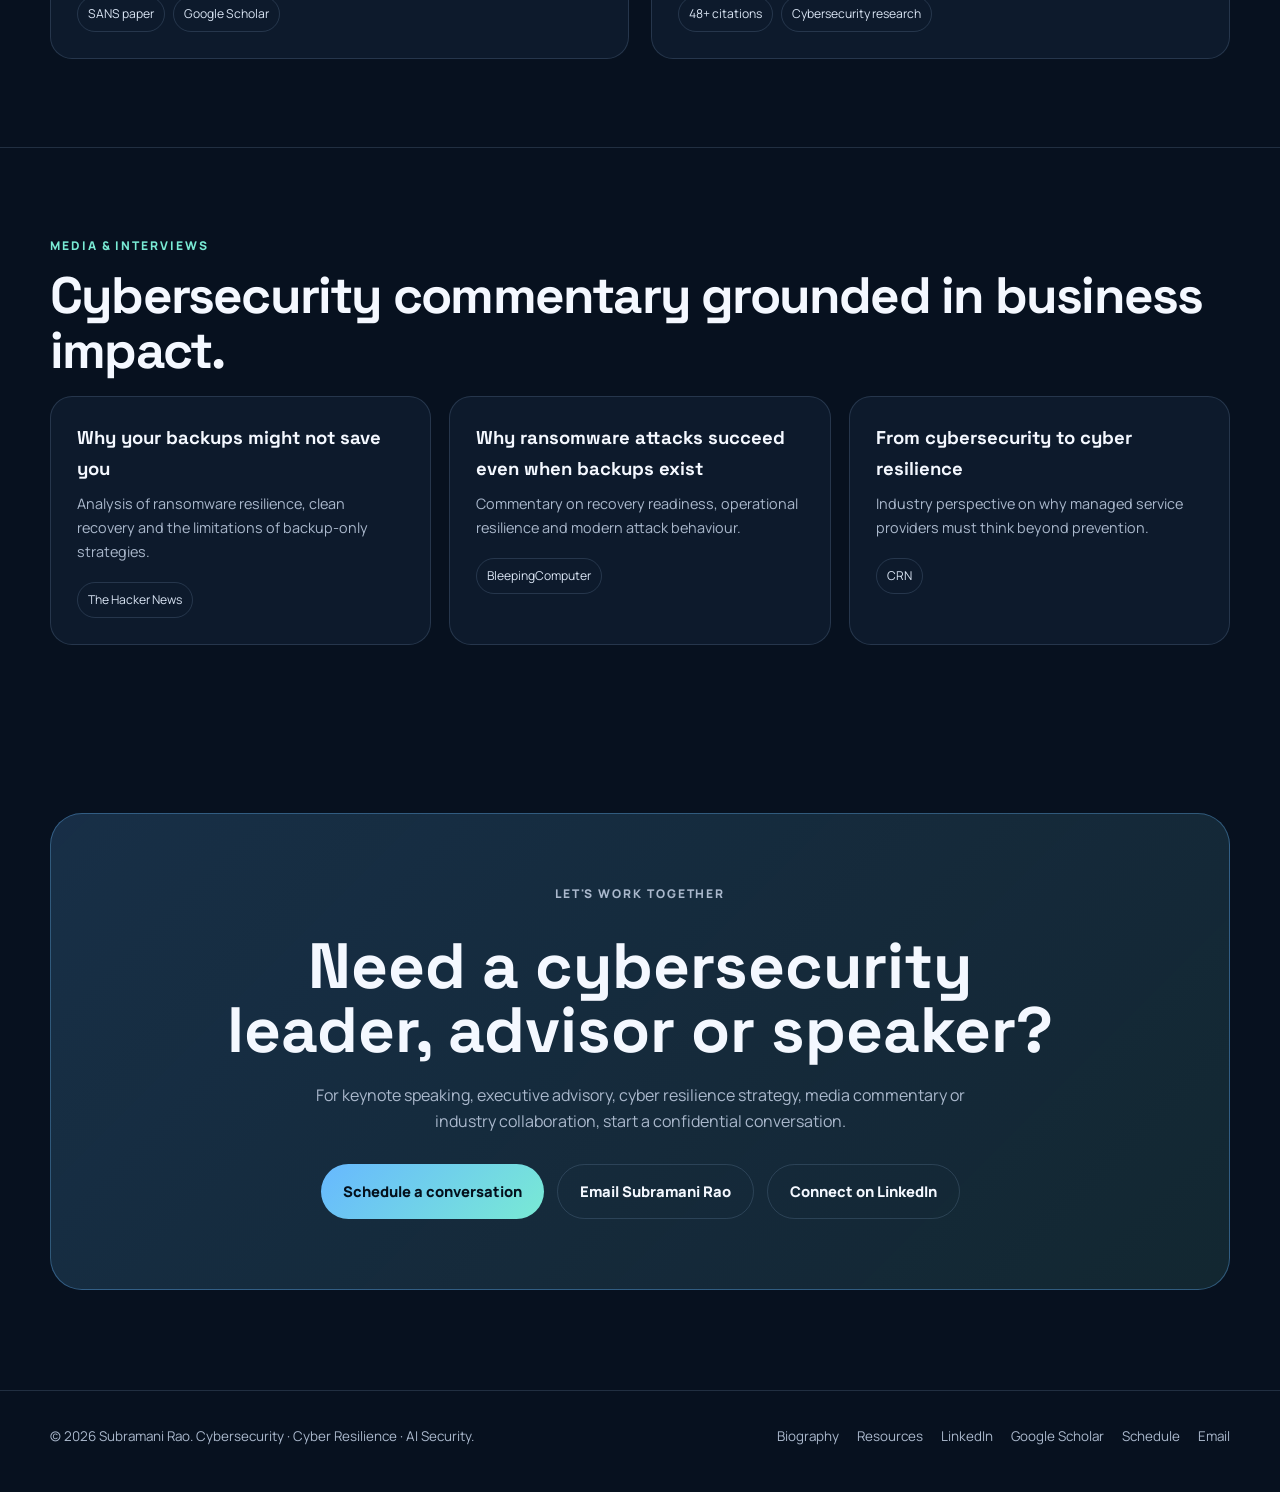
<file: about.html>
<!doctype html><html lang="en"><head><meta charset="utf-8"><meta name="robots" content="noindex"><link rel="canonical" href="https://subramanirao.com/index.html"><meta http-equiv="refresh" content="0; url=index.html#biography"><script>location.replace('index.html#biography')</script><title>Redirecting</title></head><body><p>Redirecting to <a href="index.html#biography">index.html#biography</a>.</p></body></html>
</file>
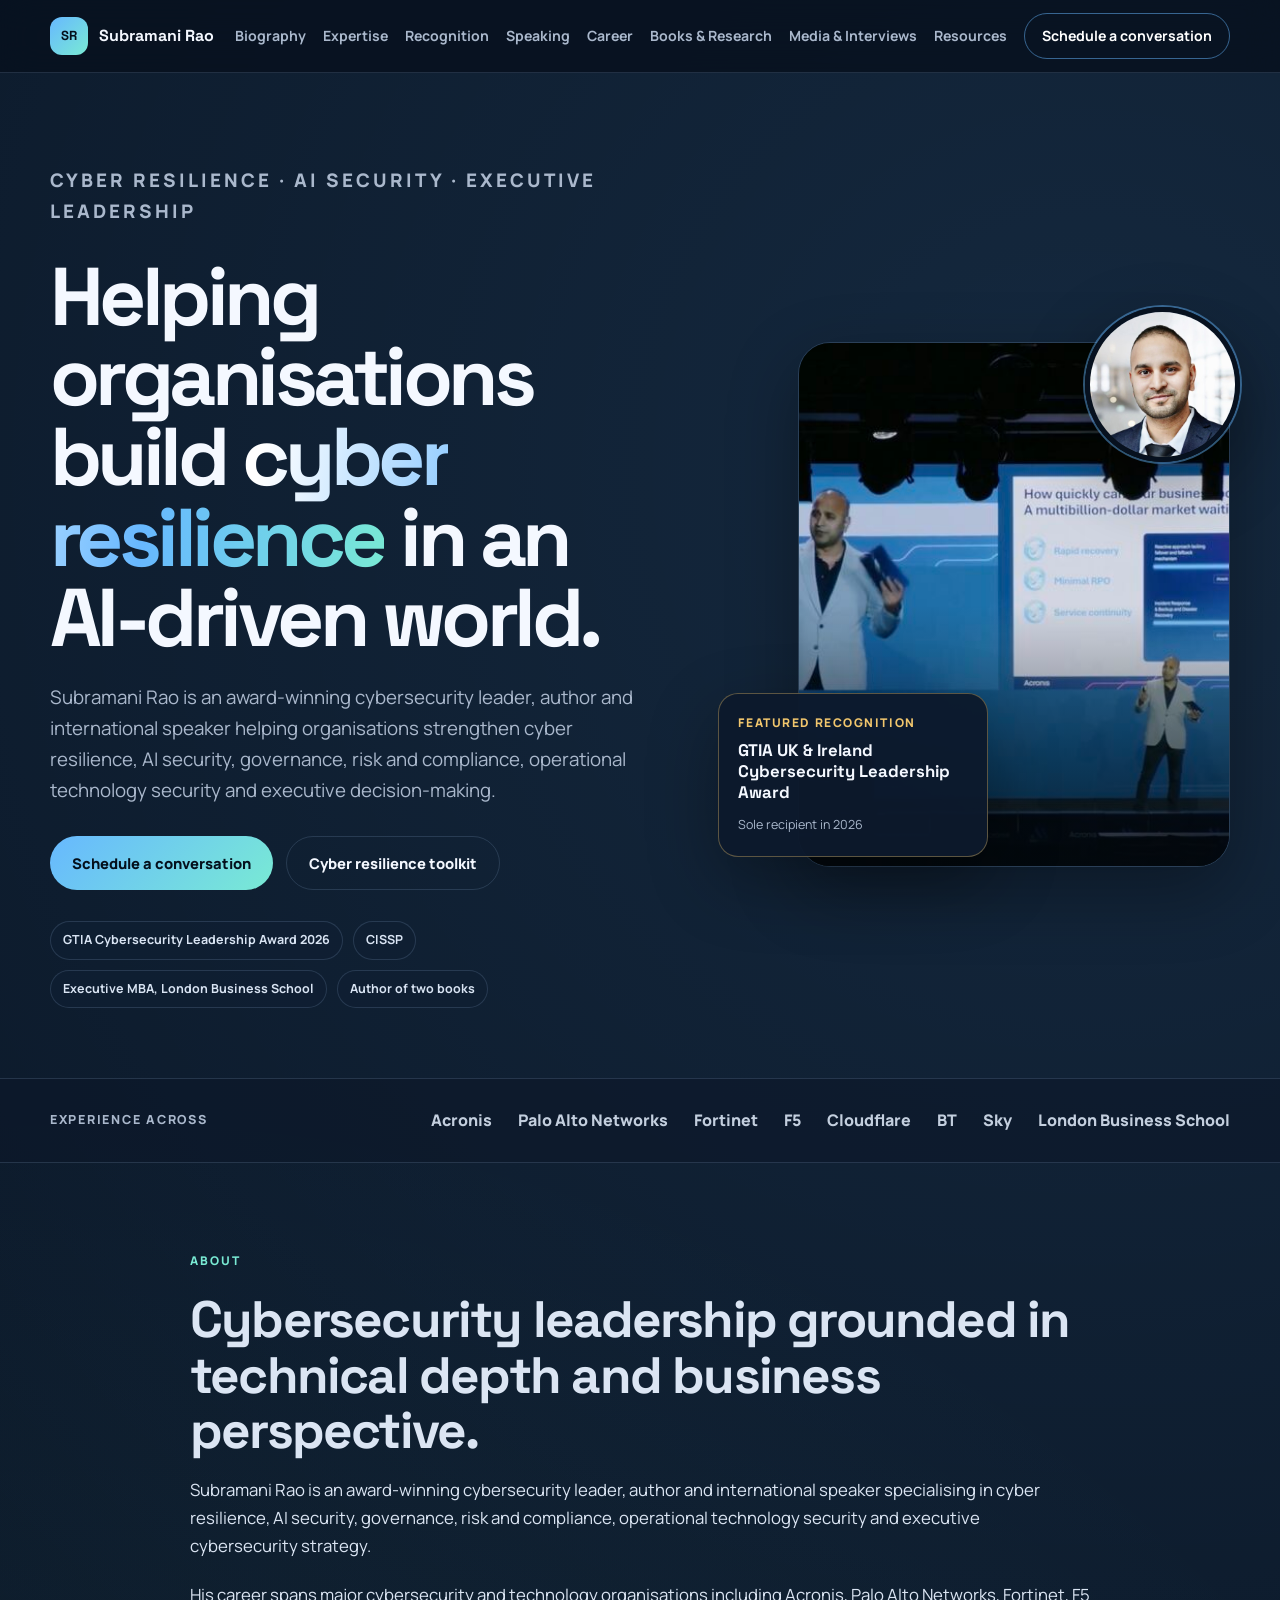
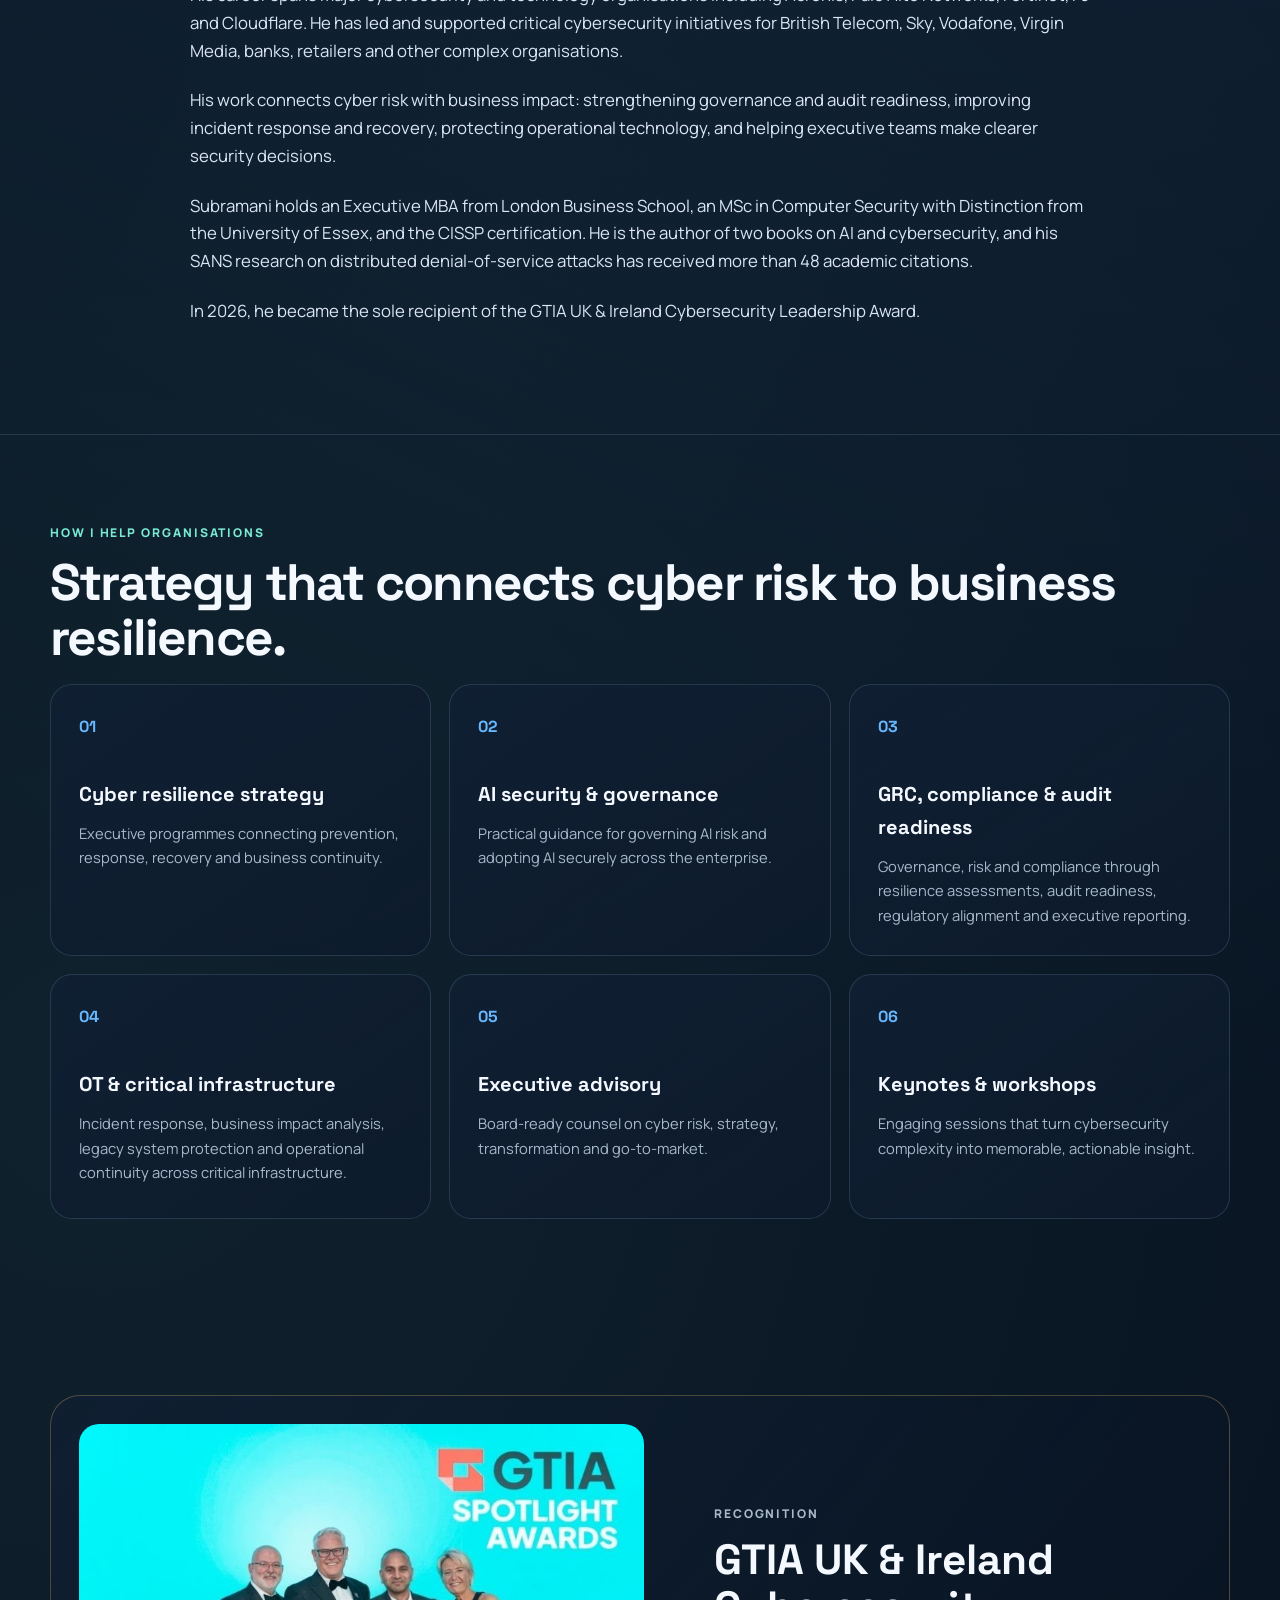
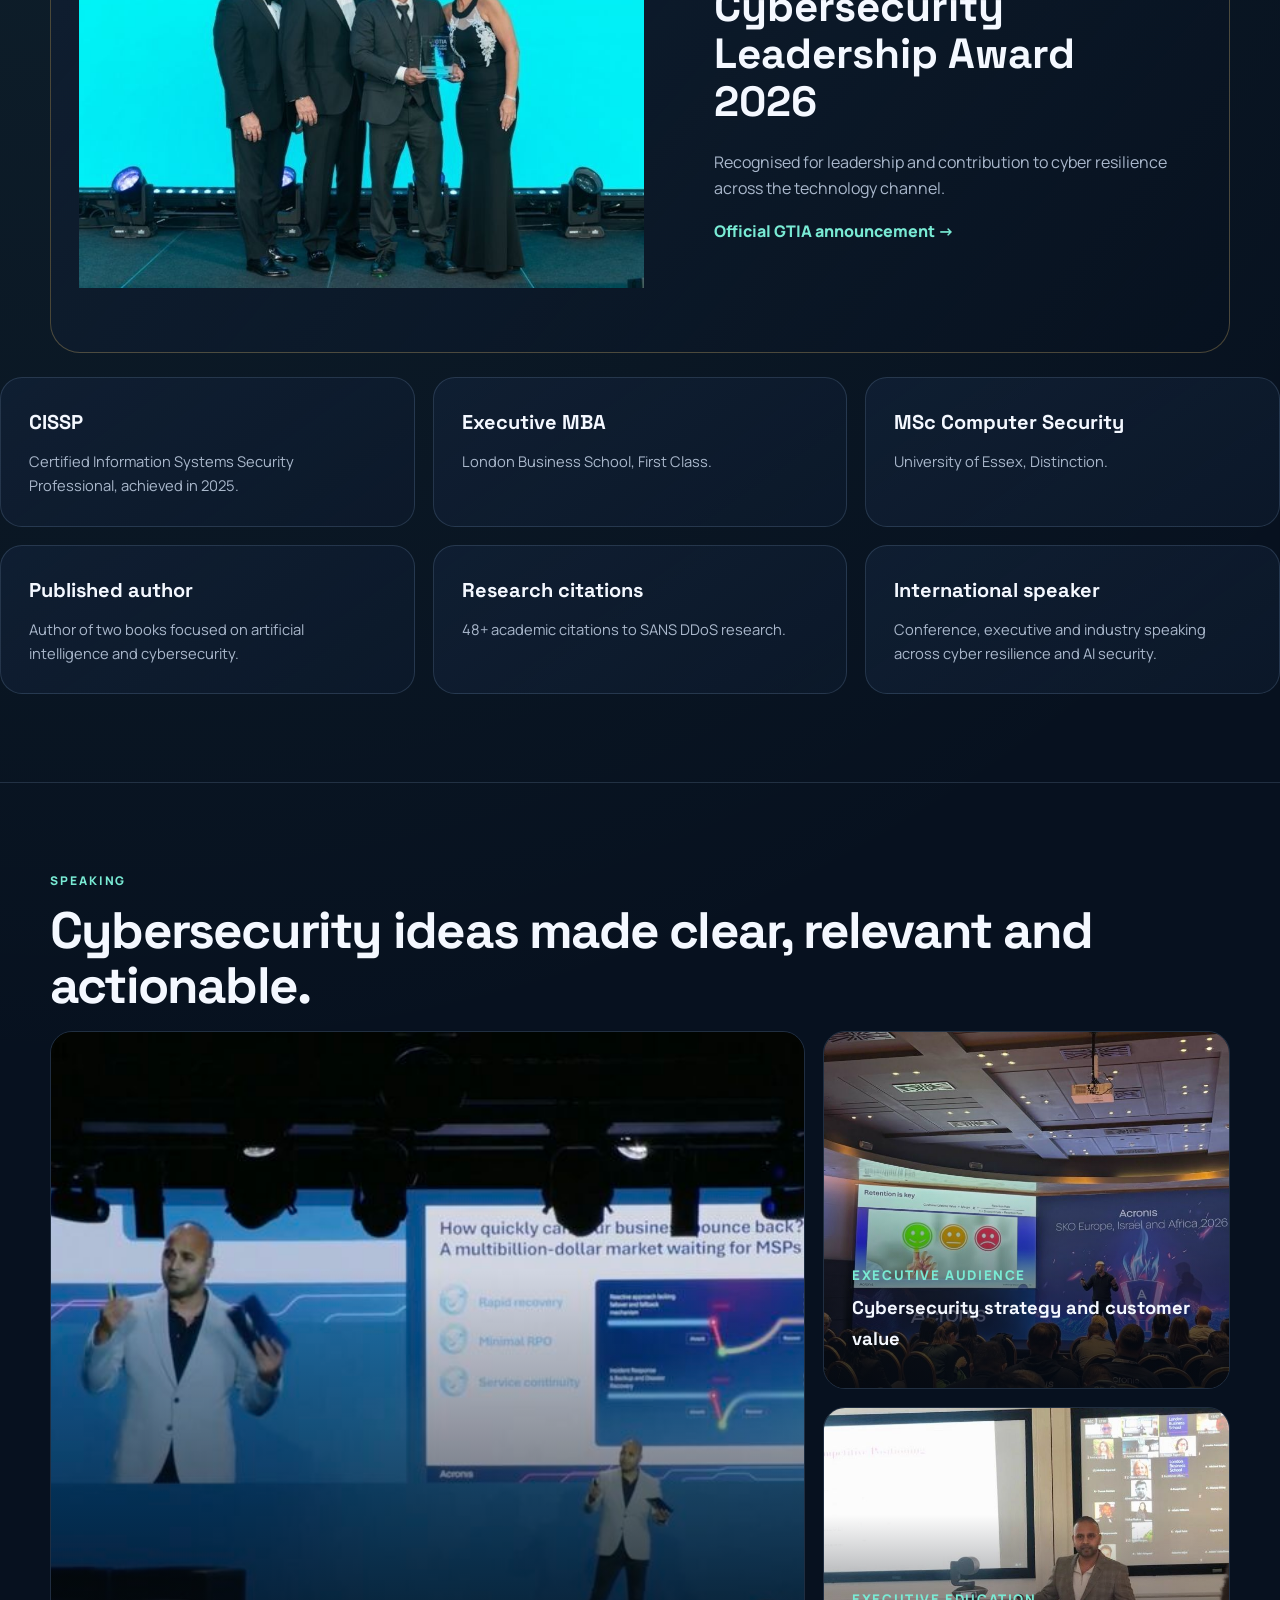
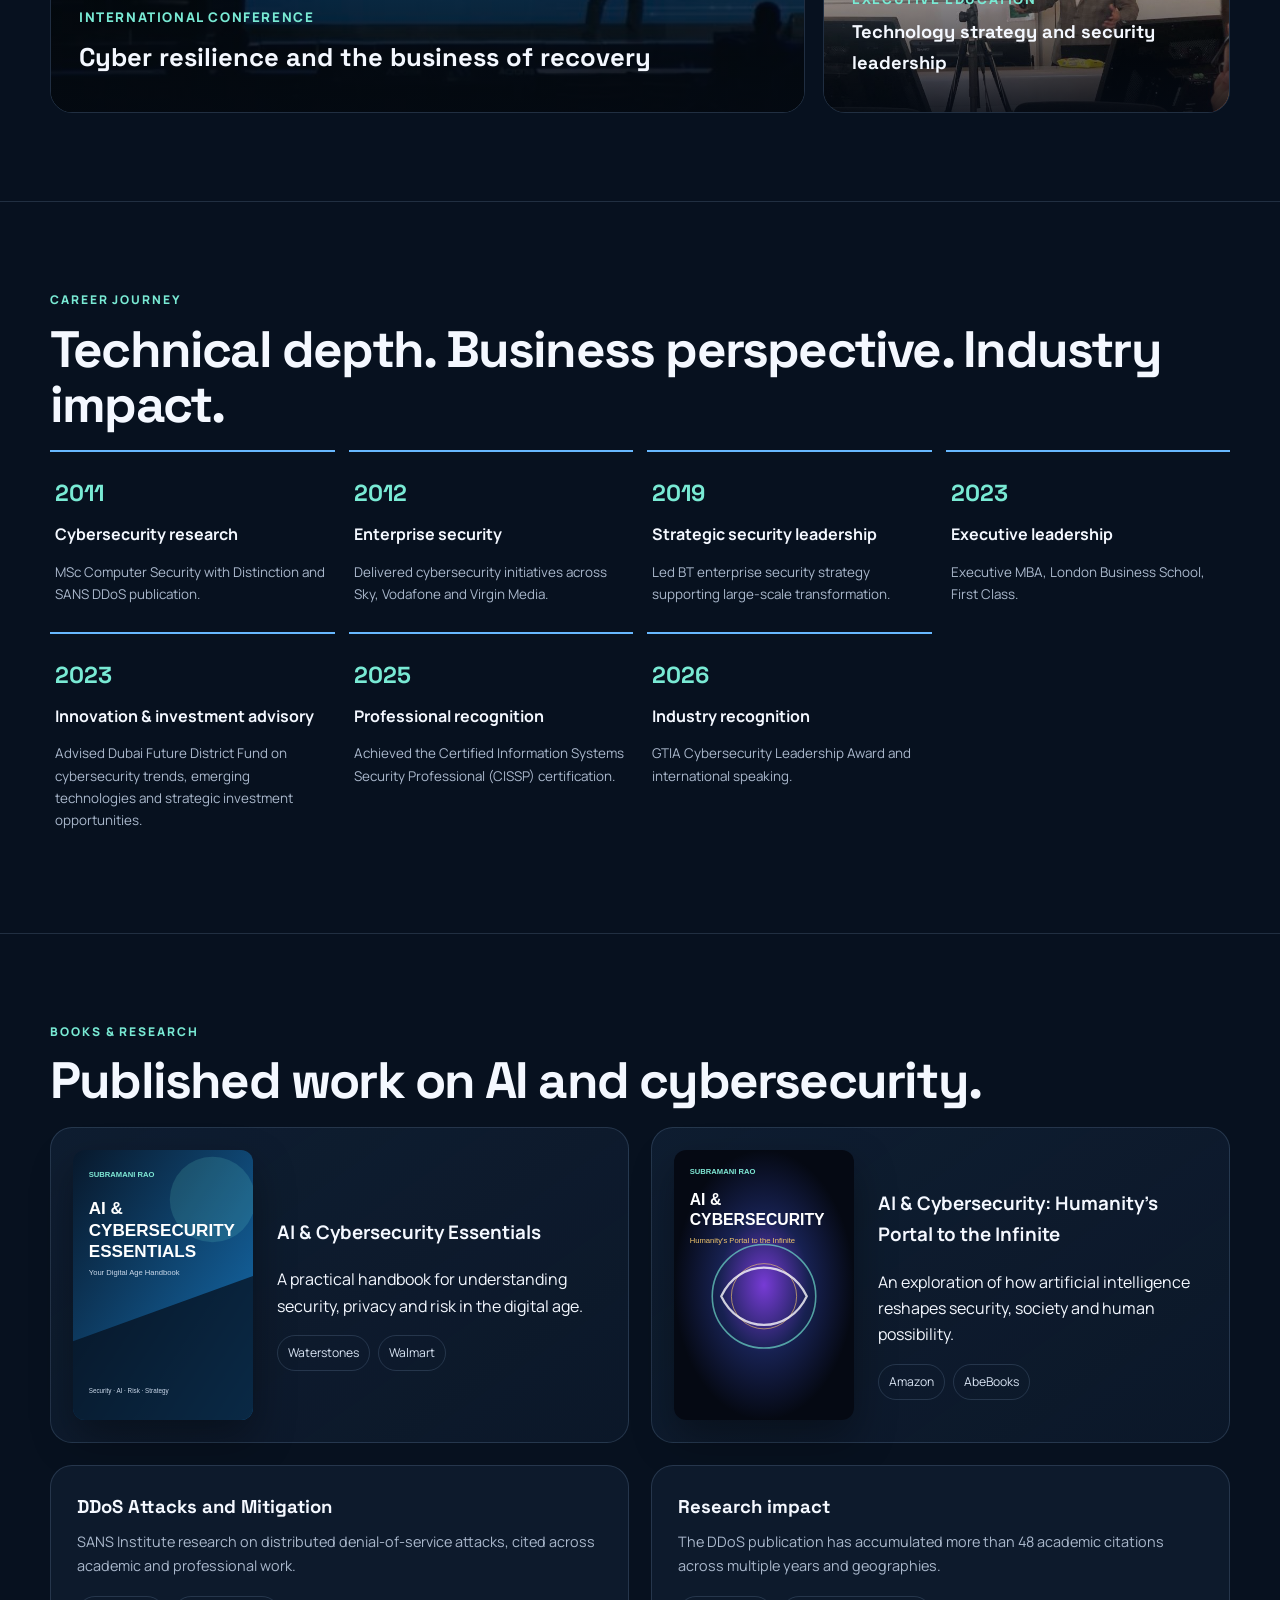
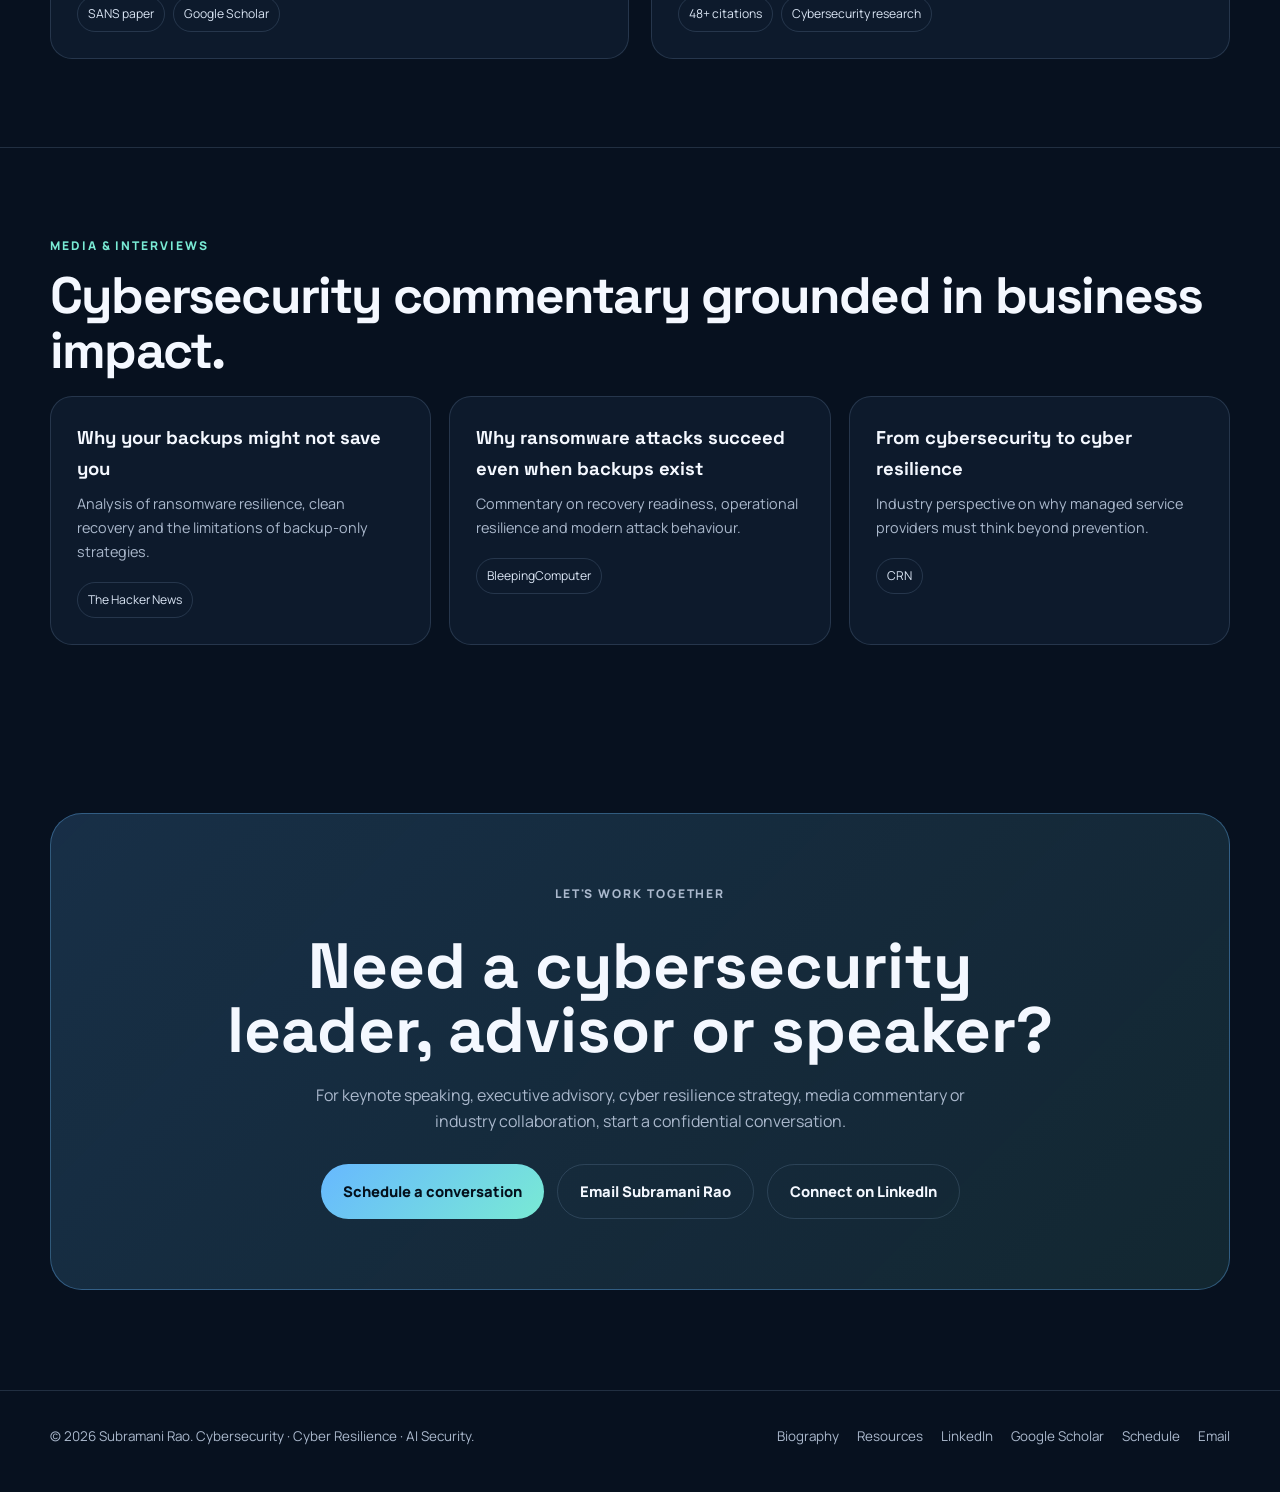
<file: books-research.html>
<!doctype html><html lang="en"><head><meta charset="utf-8"><meta name="robots" content="noindex"><link rel="canonical" href="https://subramanirao.com/index.html"><meta http-equiv="refresh" content="0; url=index.html#books"><script>location.replace('index.html#books')</script><title>Redirecting</title></head><body><p>Redirecting to <a href="index.html#books">index.html#books</a>.</p></body></html>
</file>
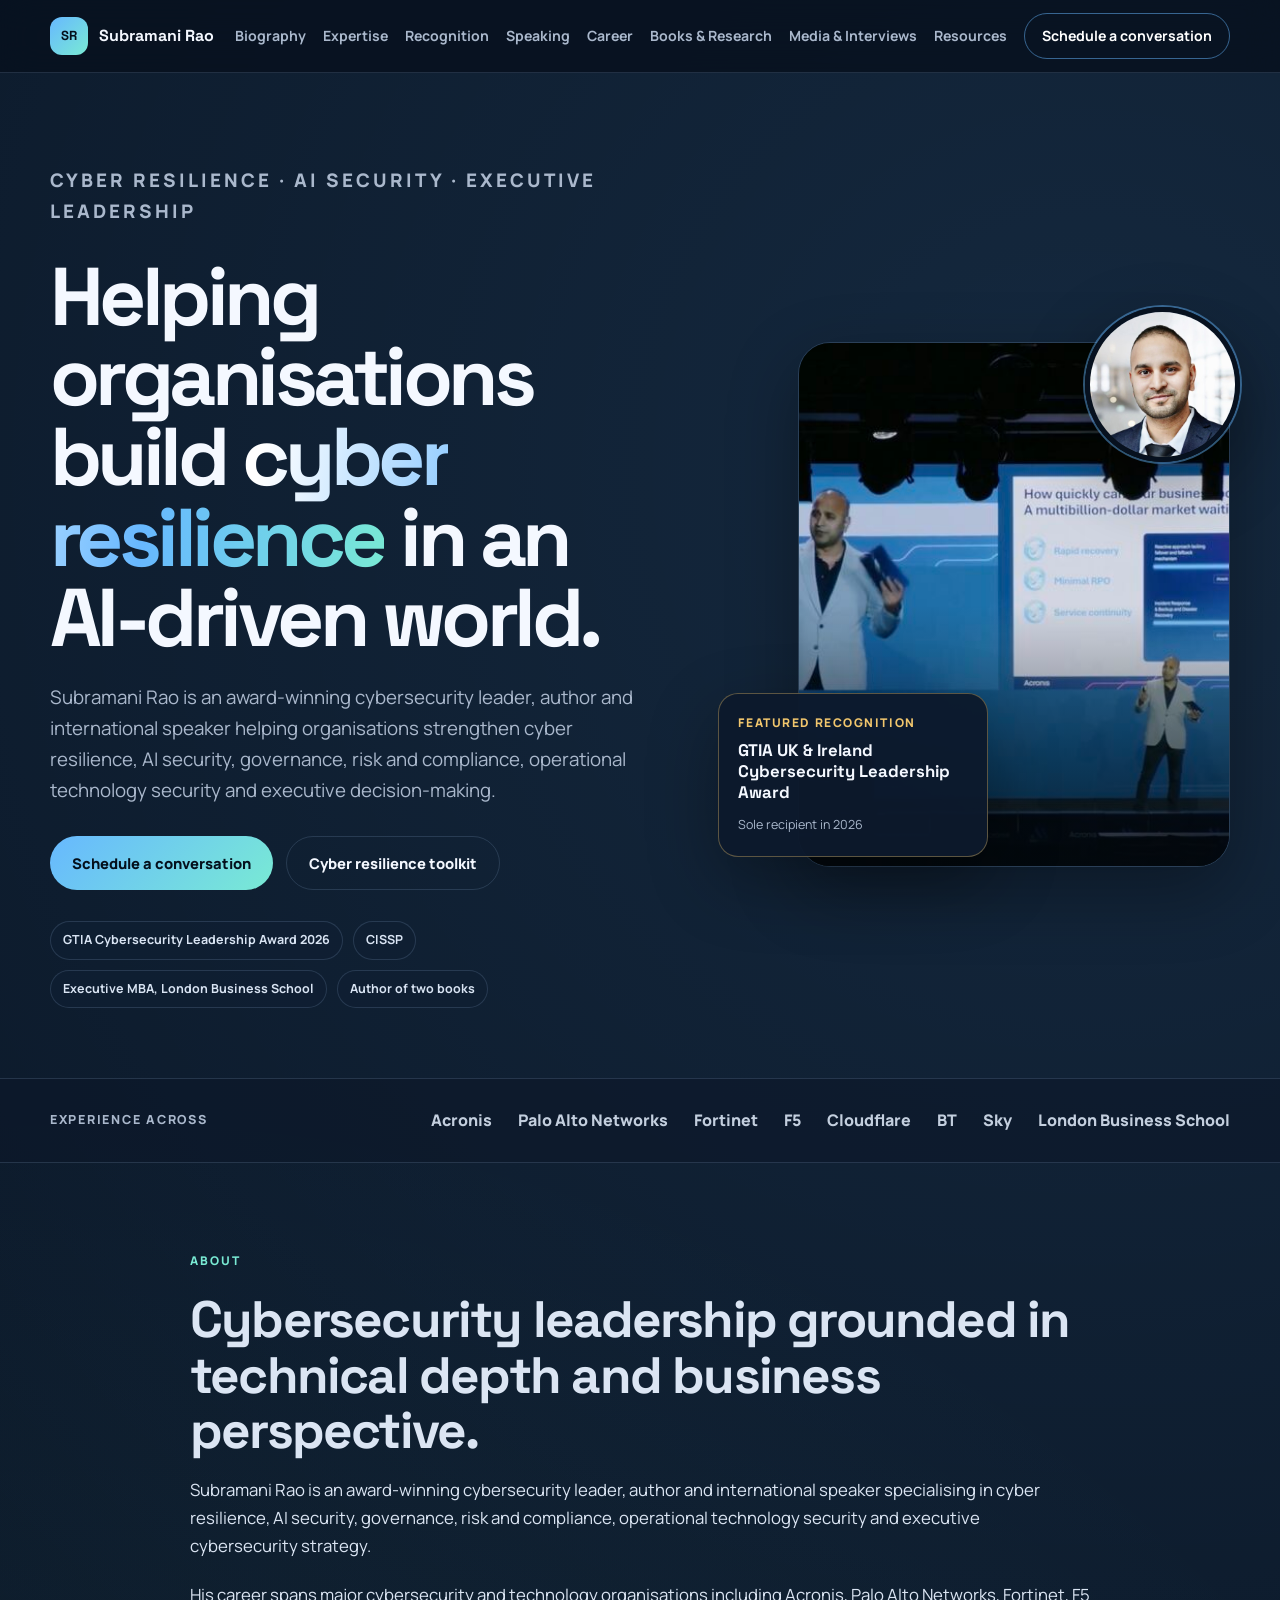
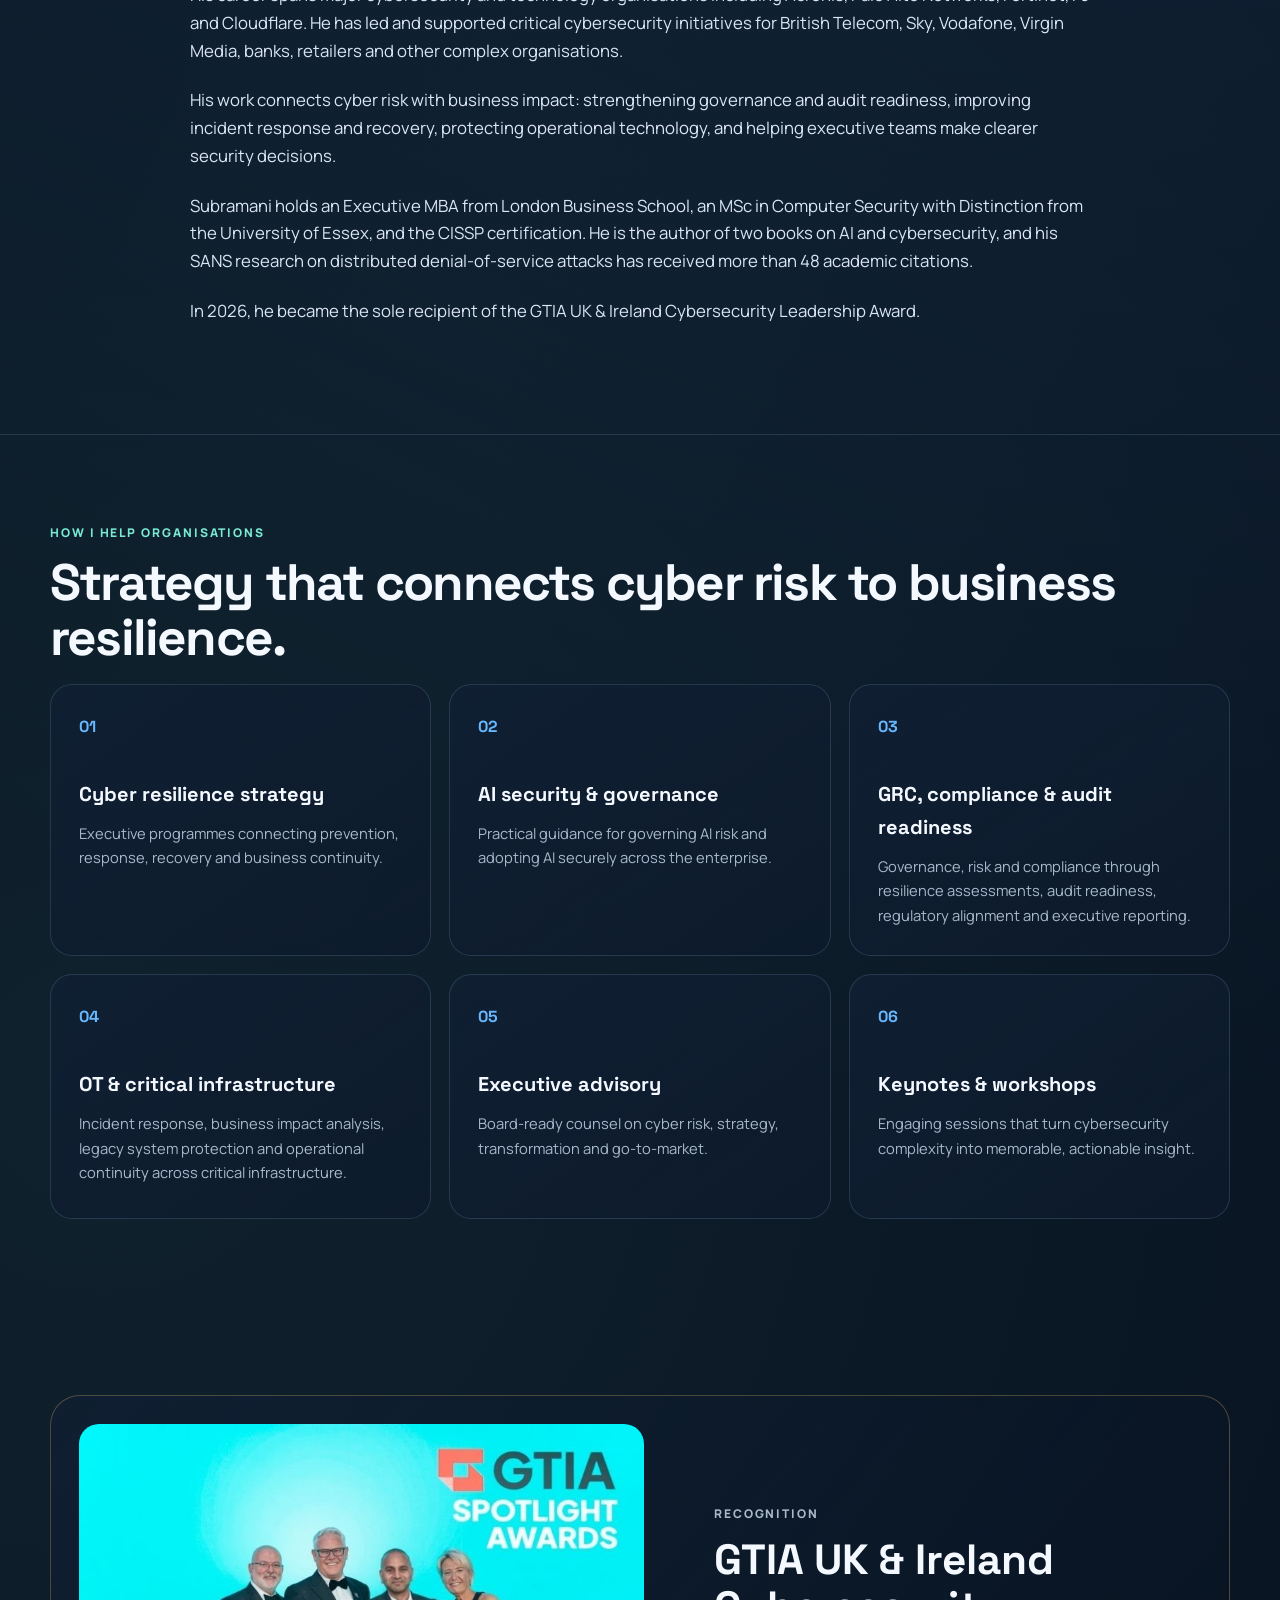
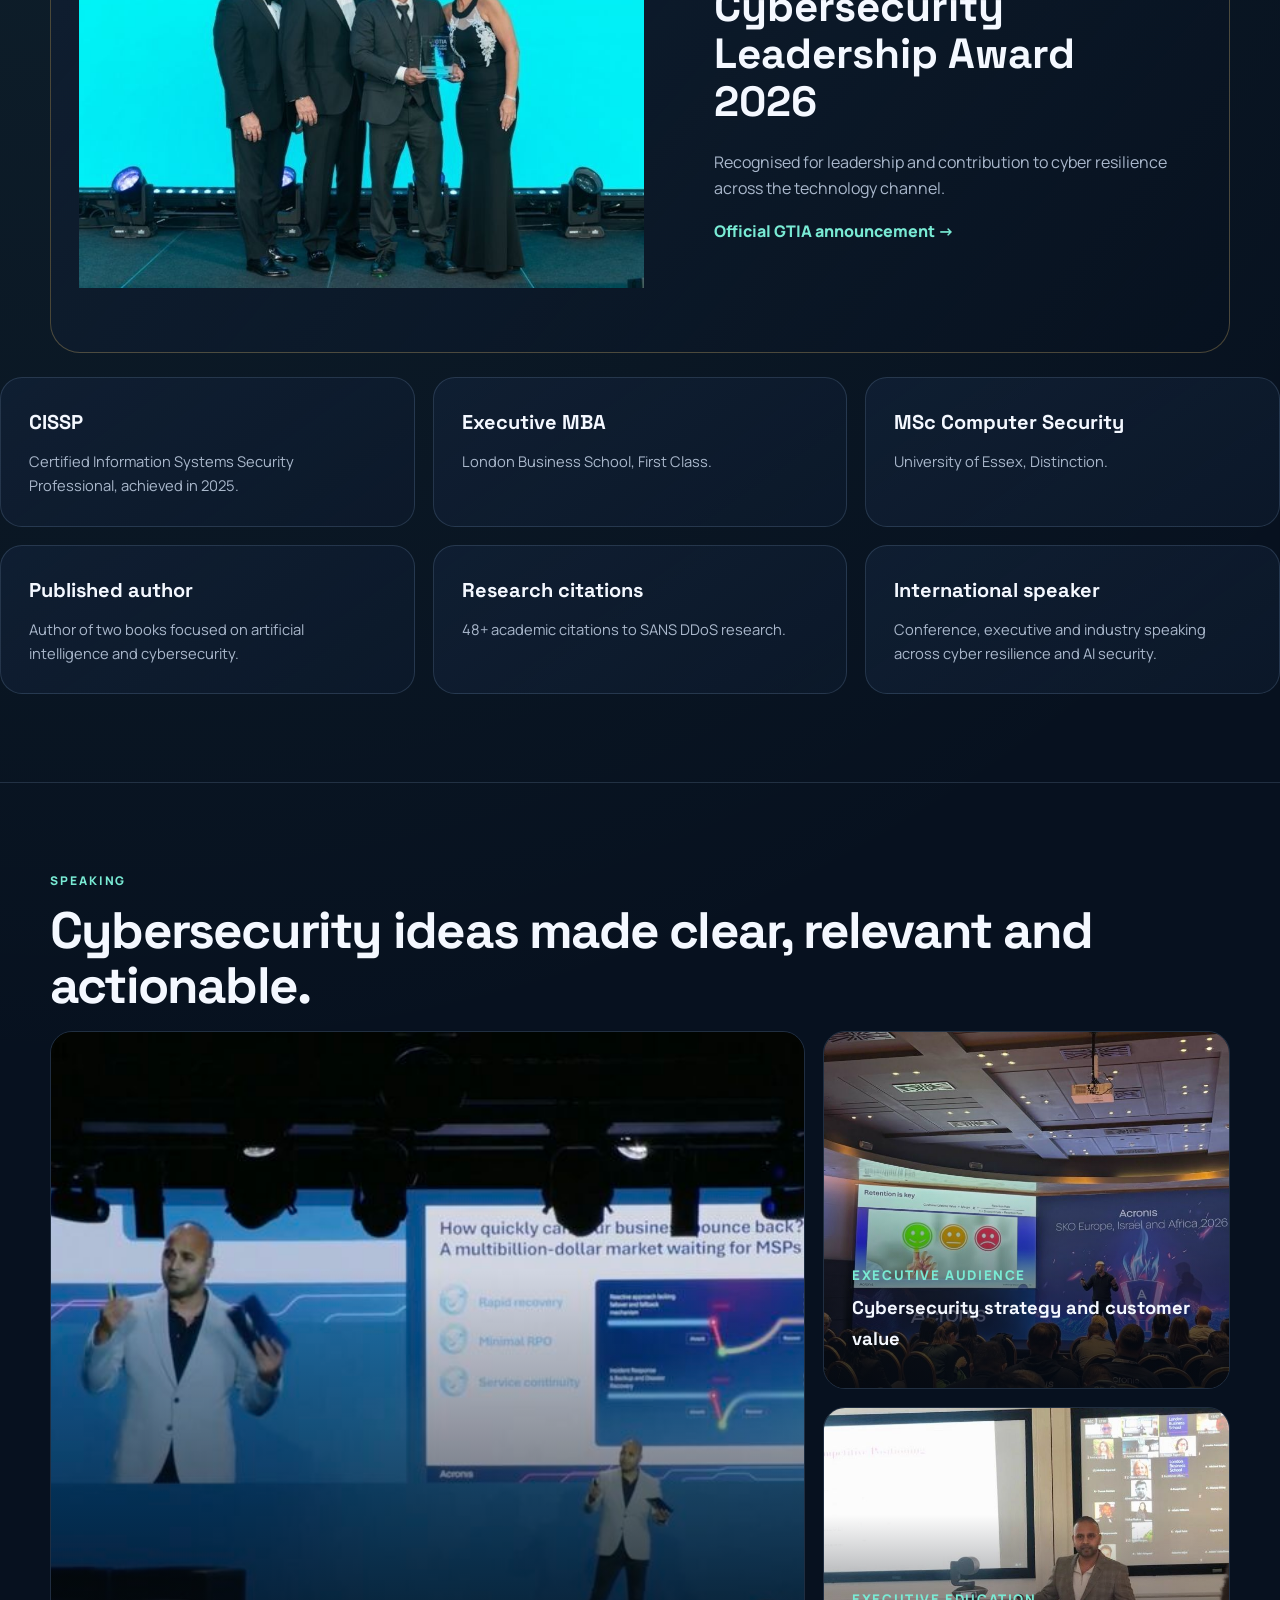
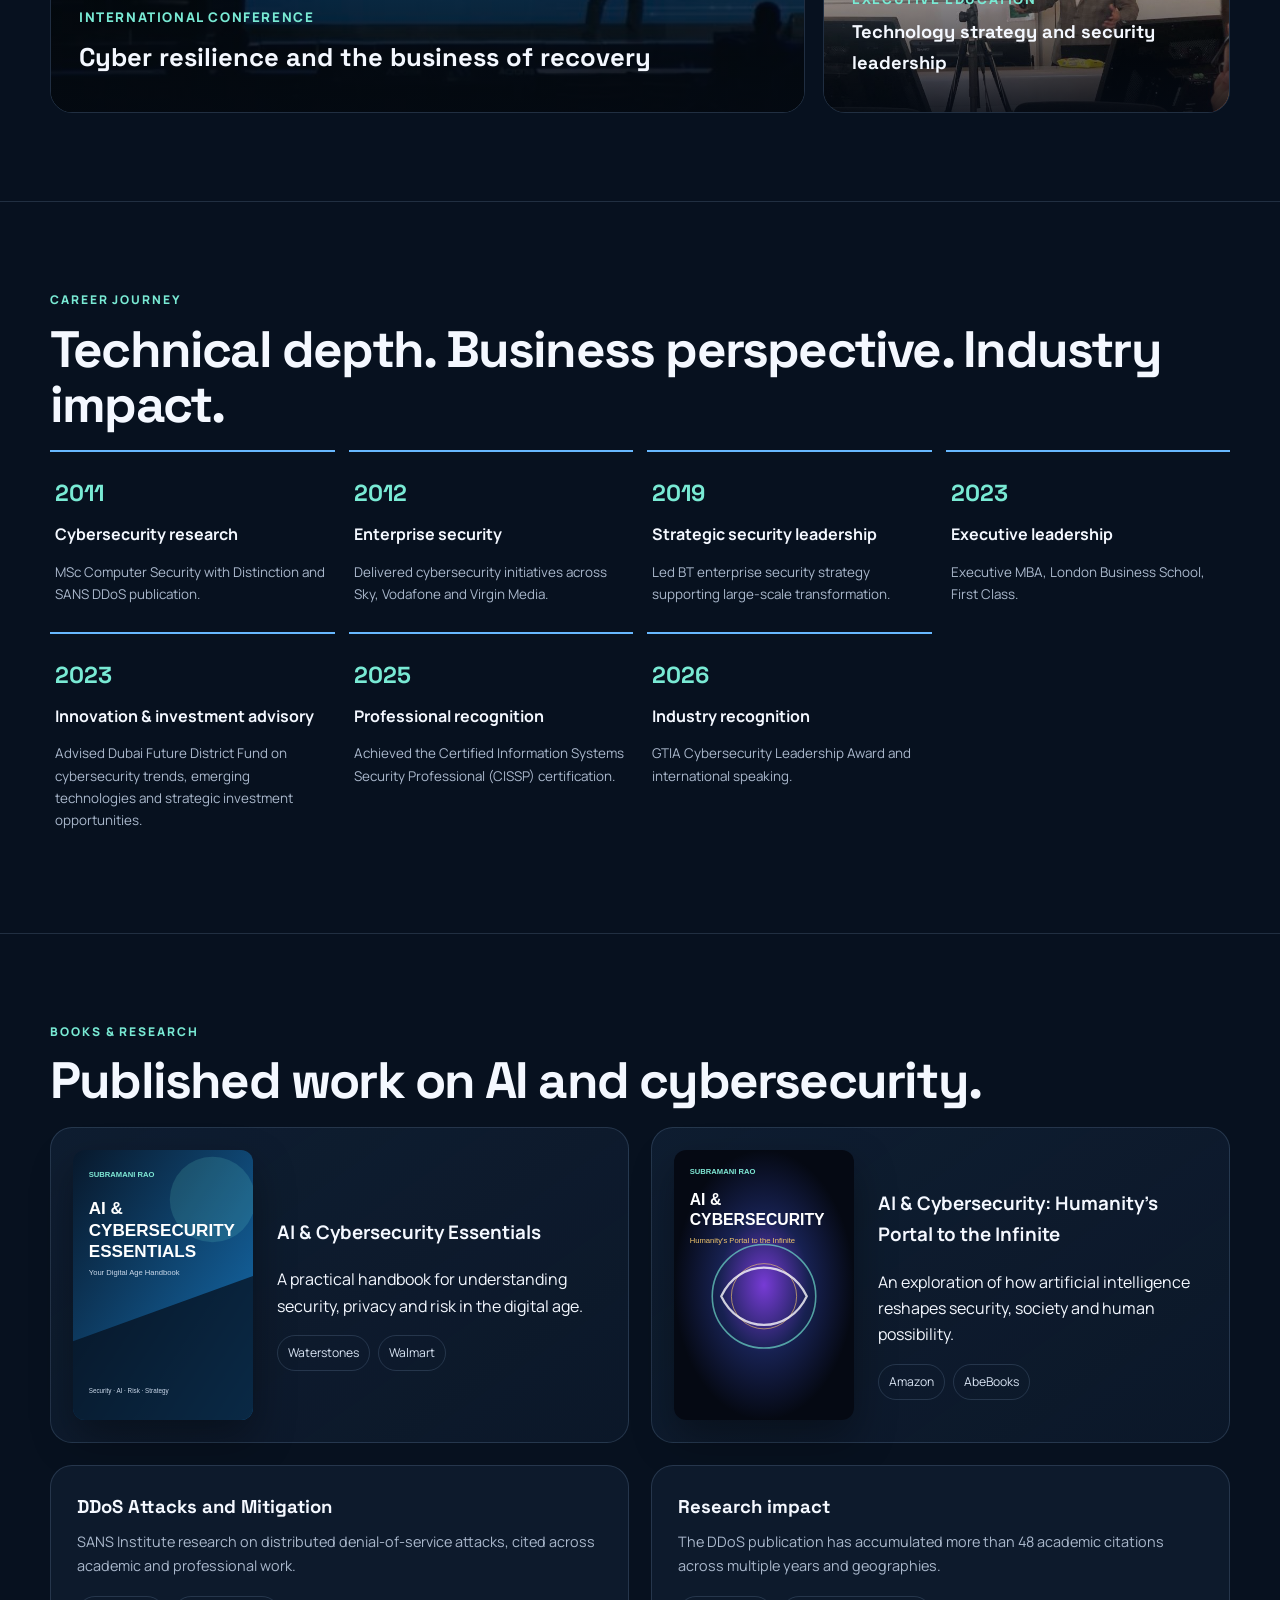
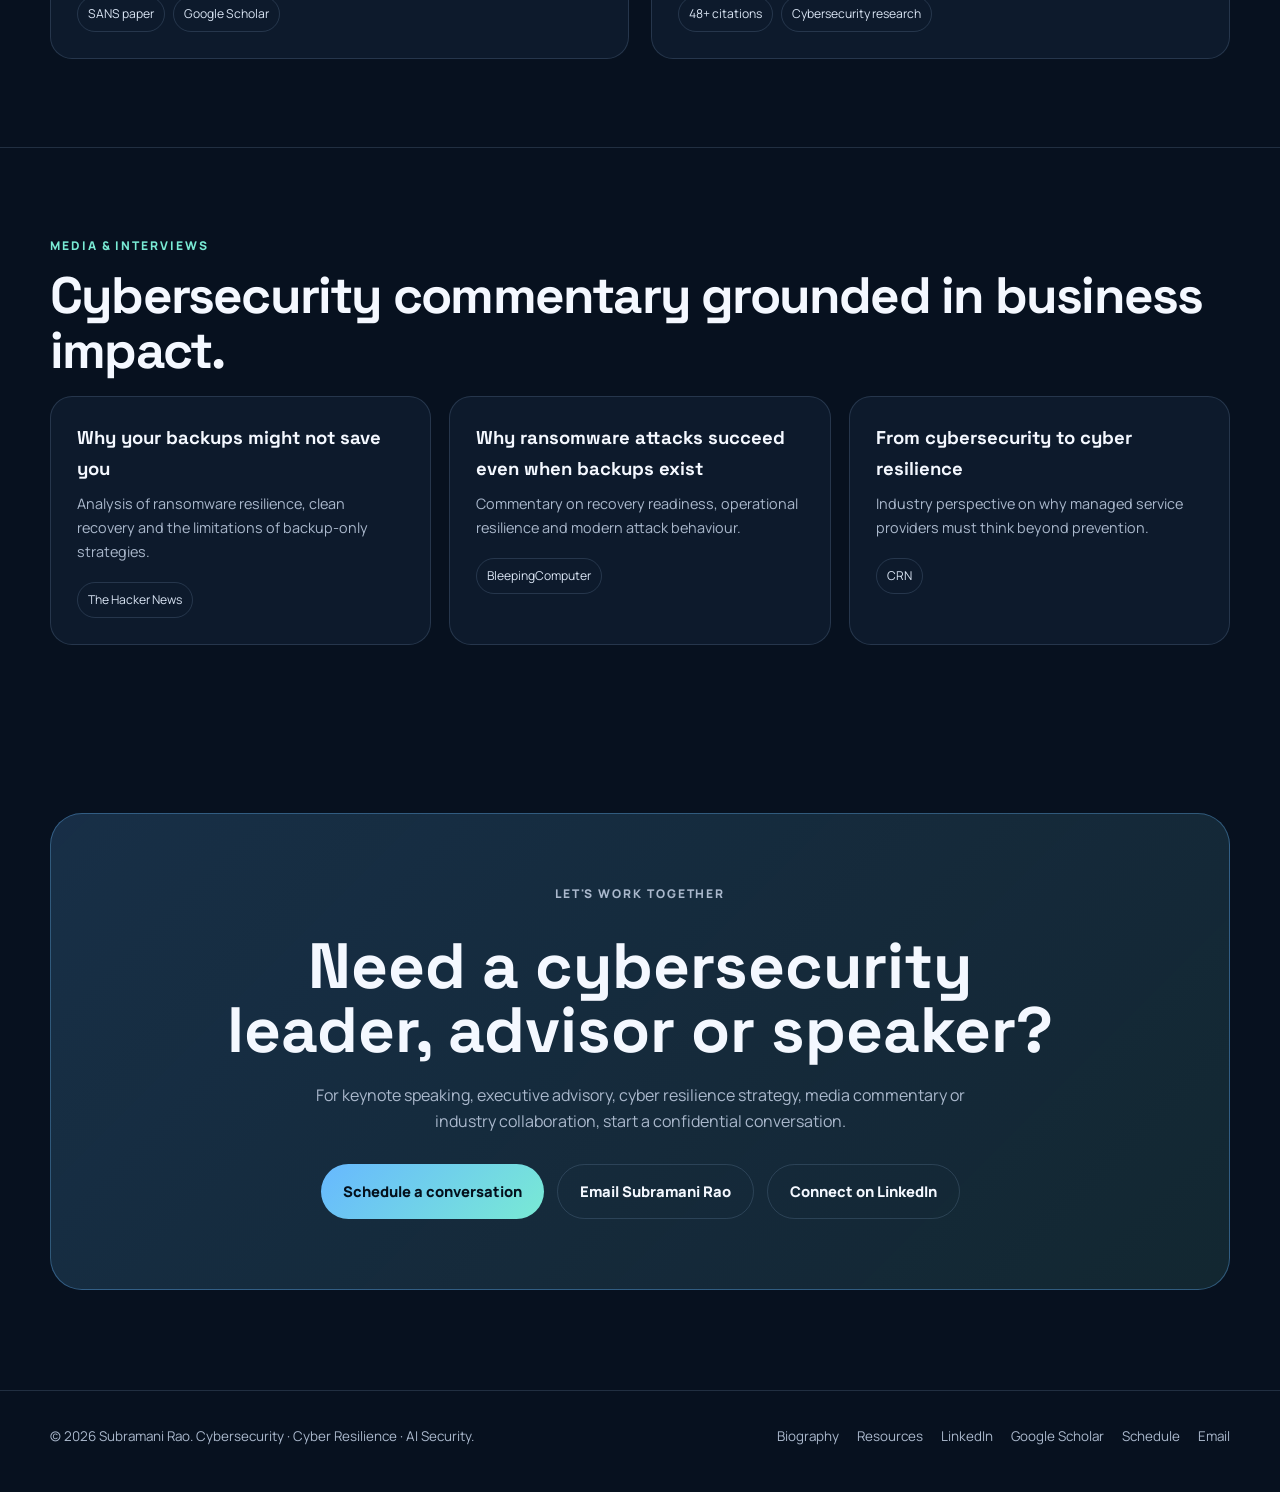
<file: contact.html>
<!doctype html><html lang="en"><head><meta charset="utf-8"><meta name="robots" content="noindex"><link rel="canonical" href="https://subramanirao.com/index.html"><meta http-equiv="refresh" content="0; url=index.html#contact"><script>location.replace('index.html#contact')</script><title>Redirecting</title></head><body><p>Redirecting to <a href="index.html#contact">index.html#contact</a>.</p></body></html>
</file>
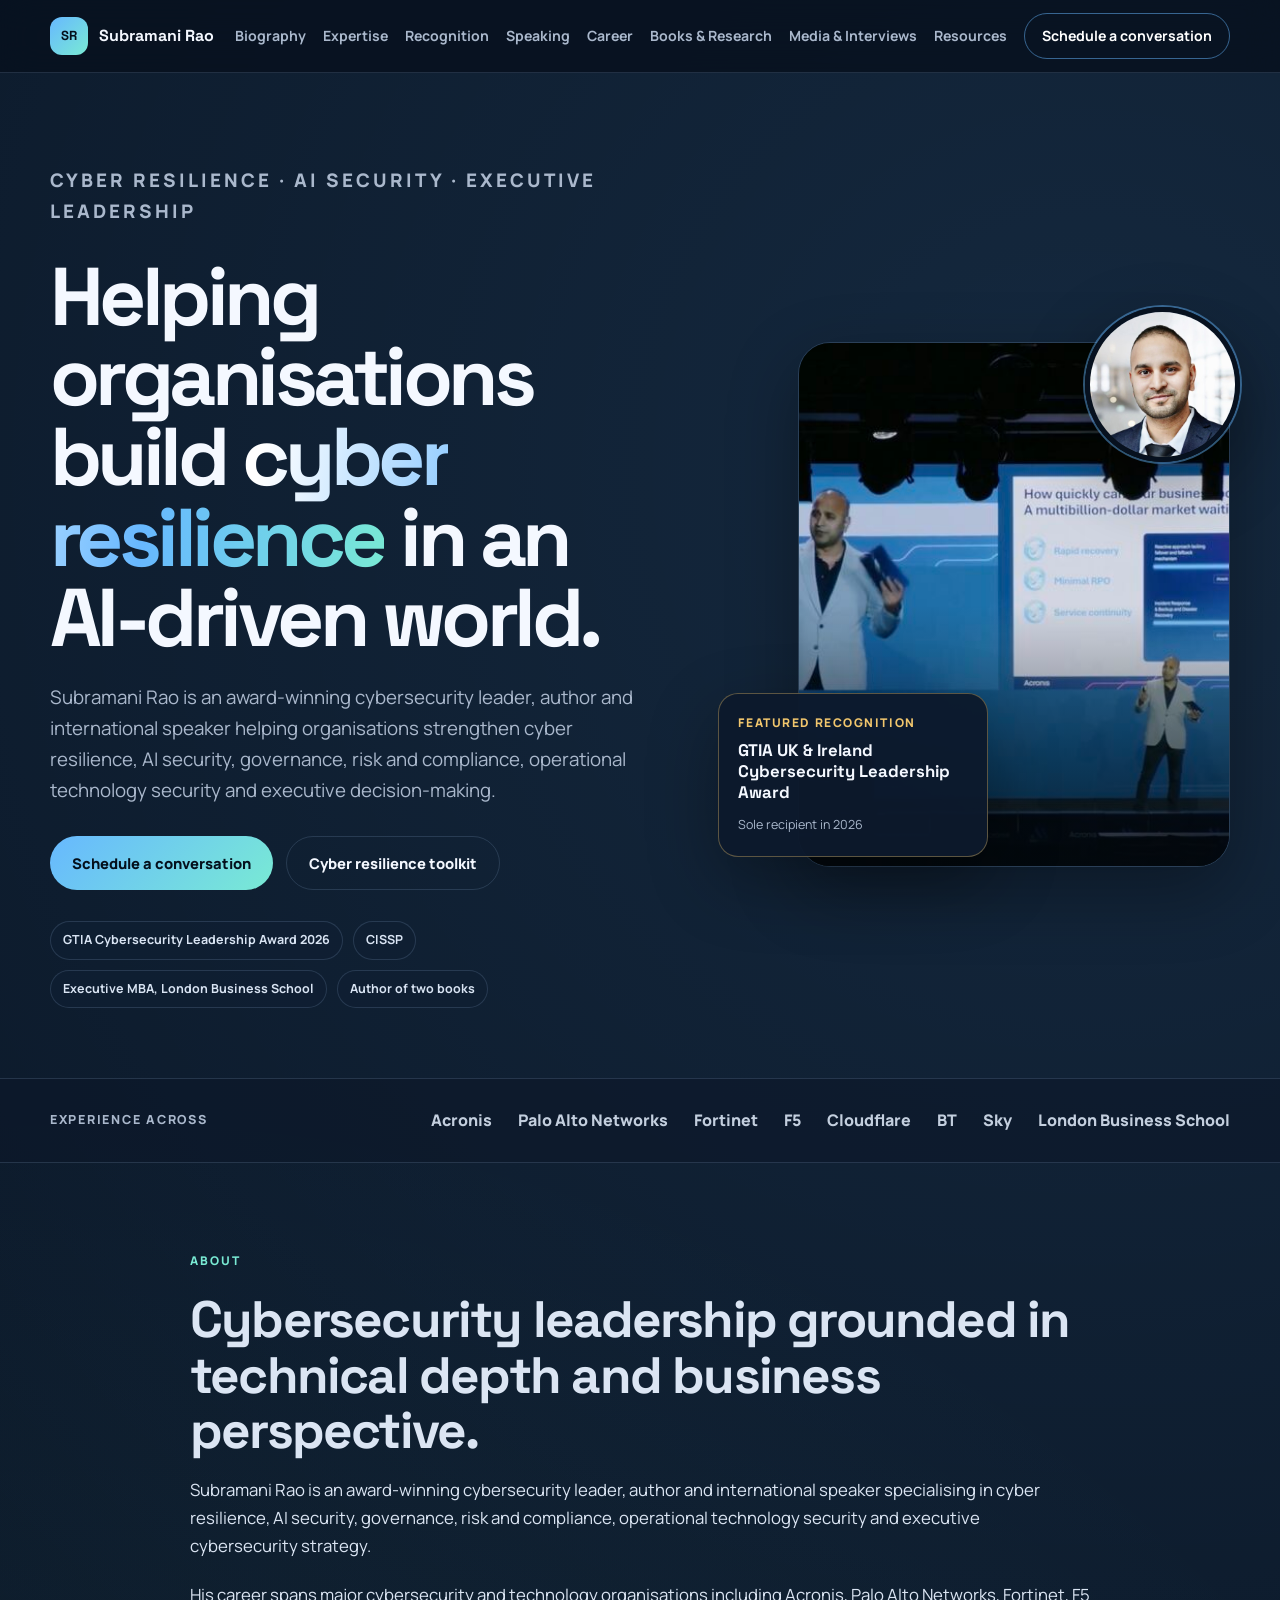
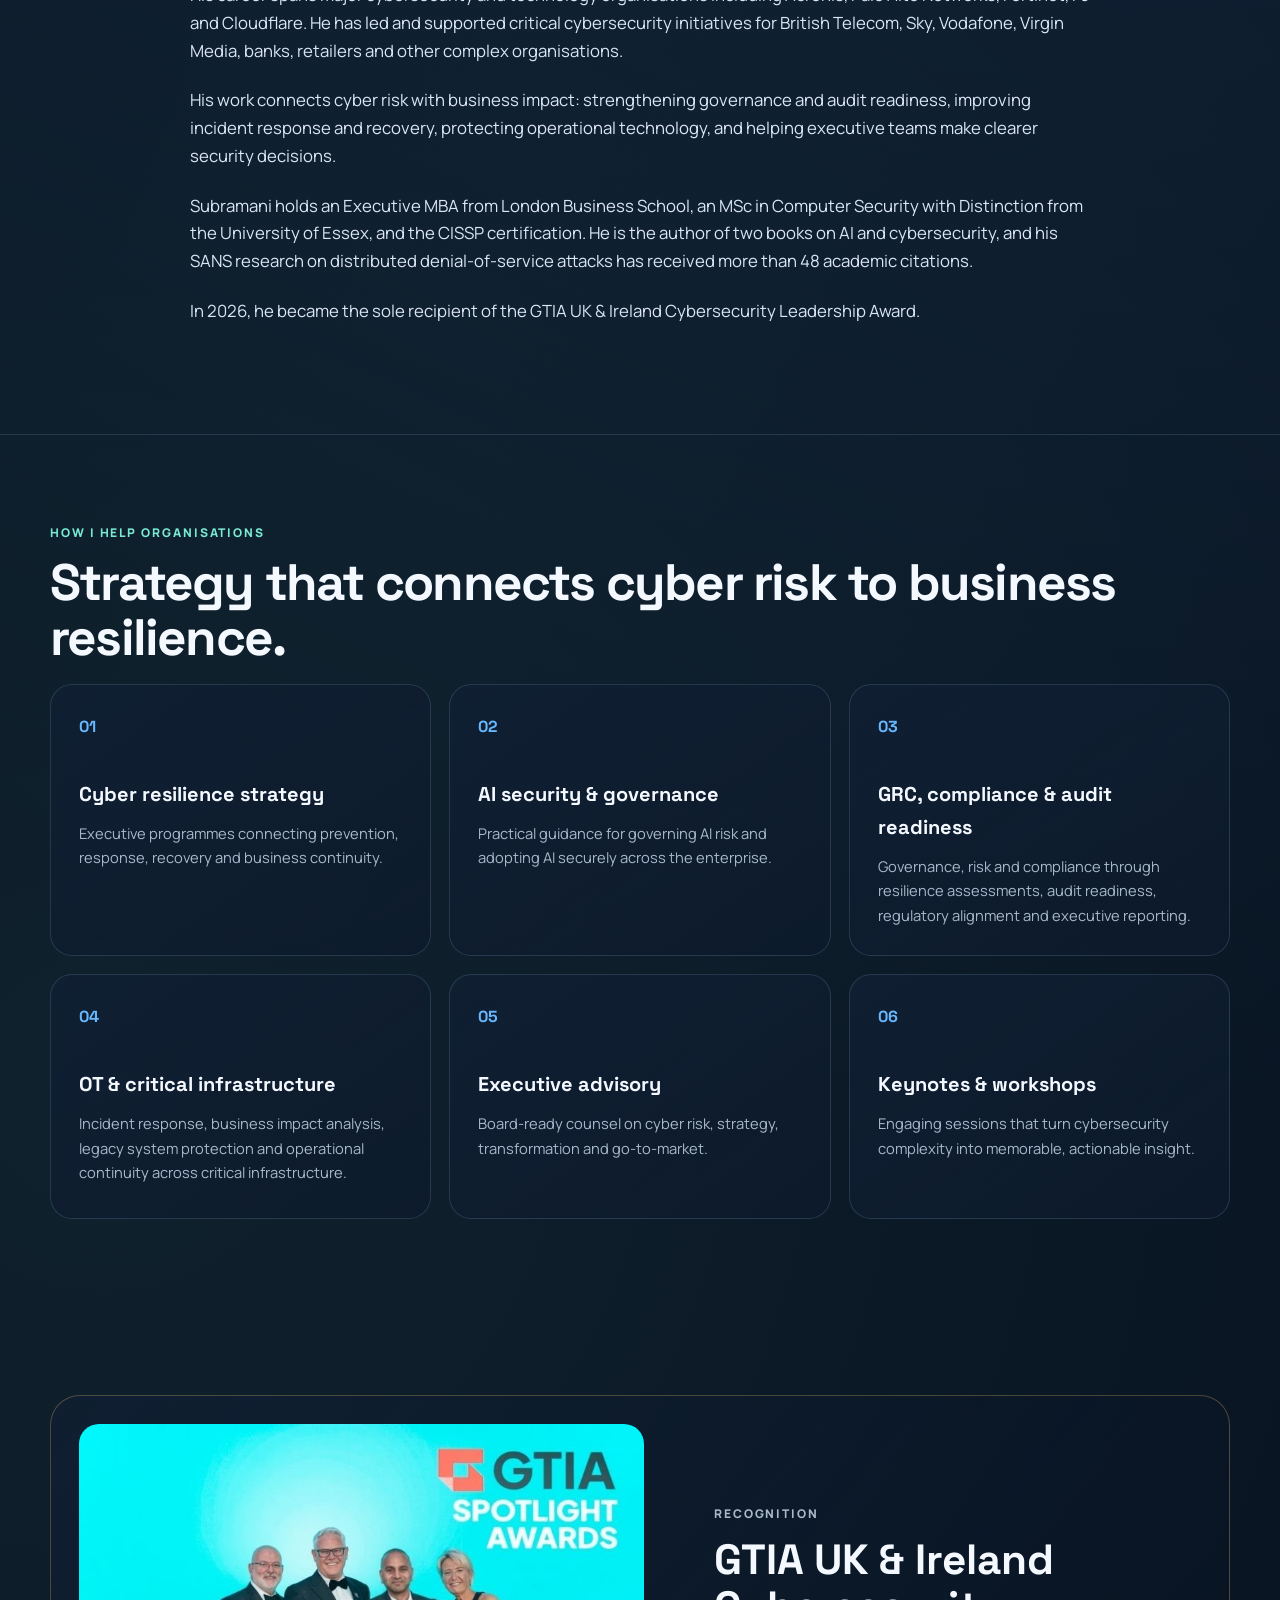
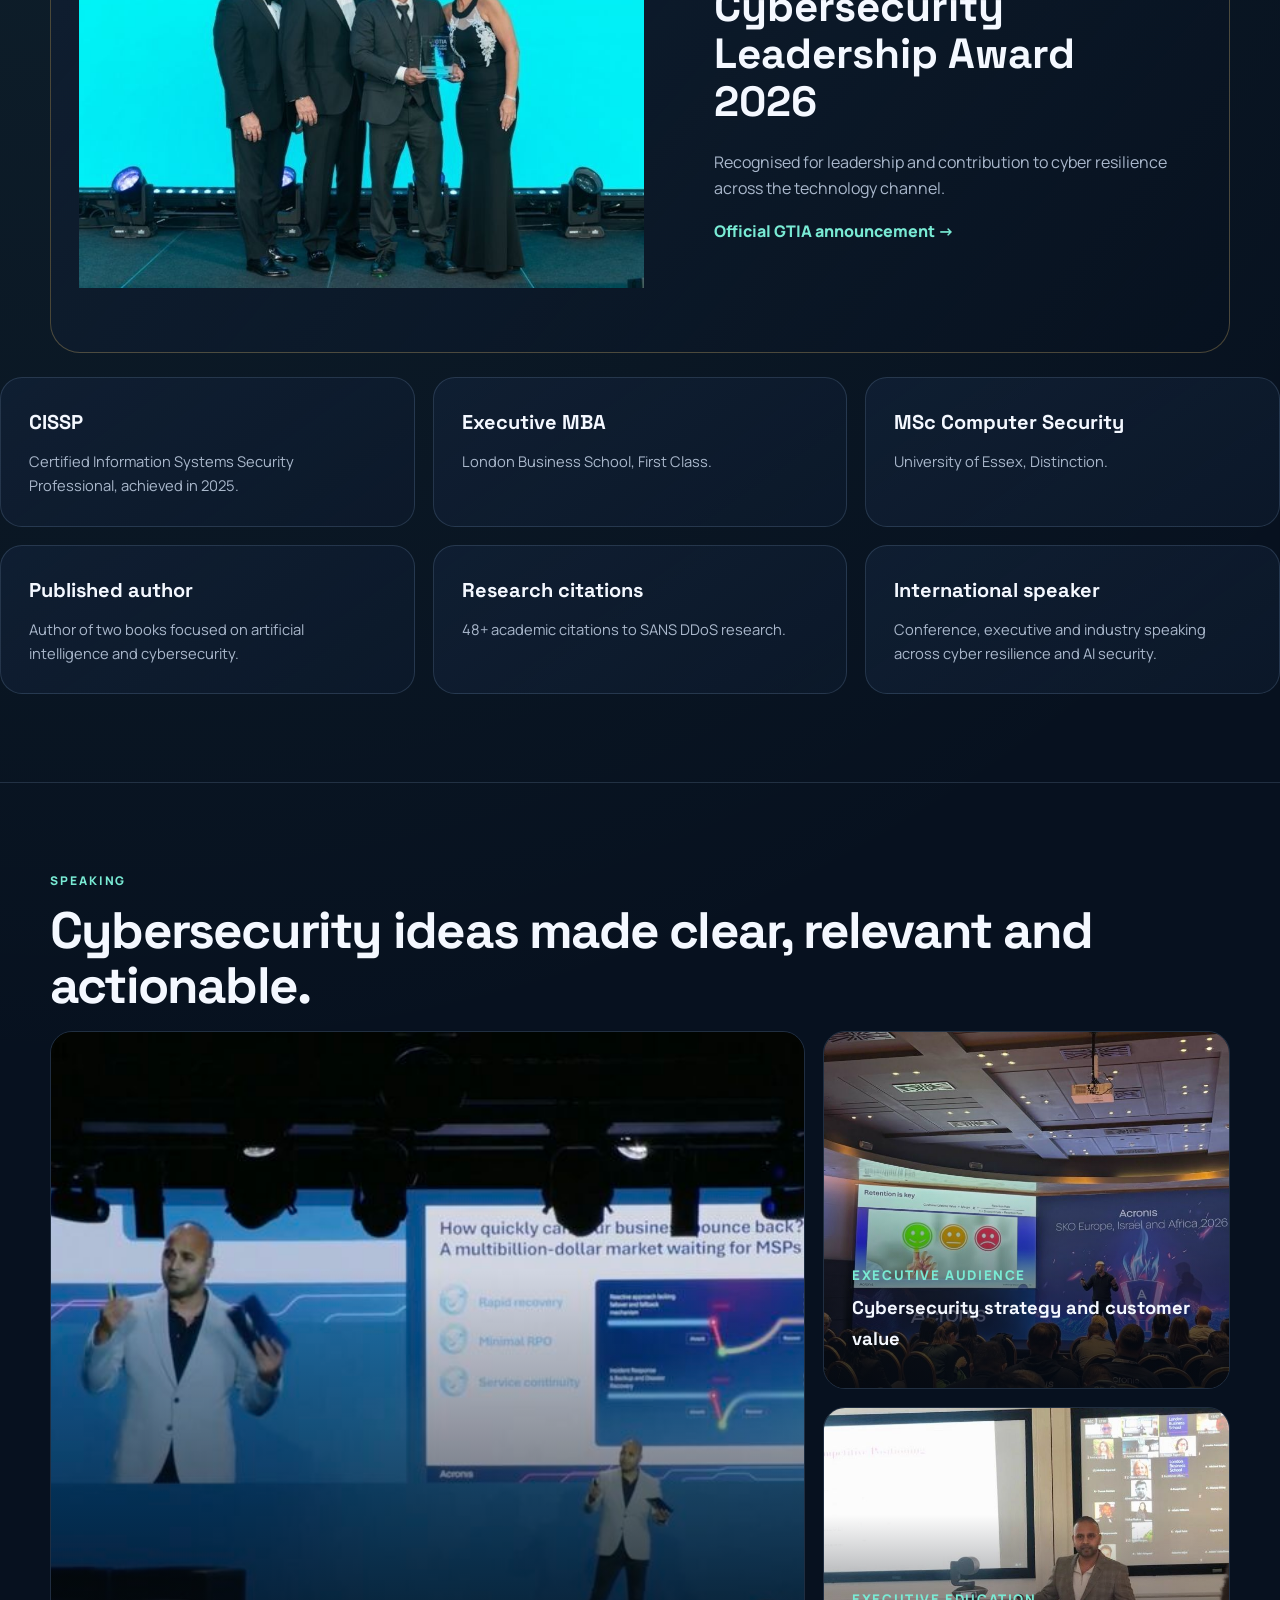
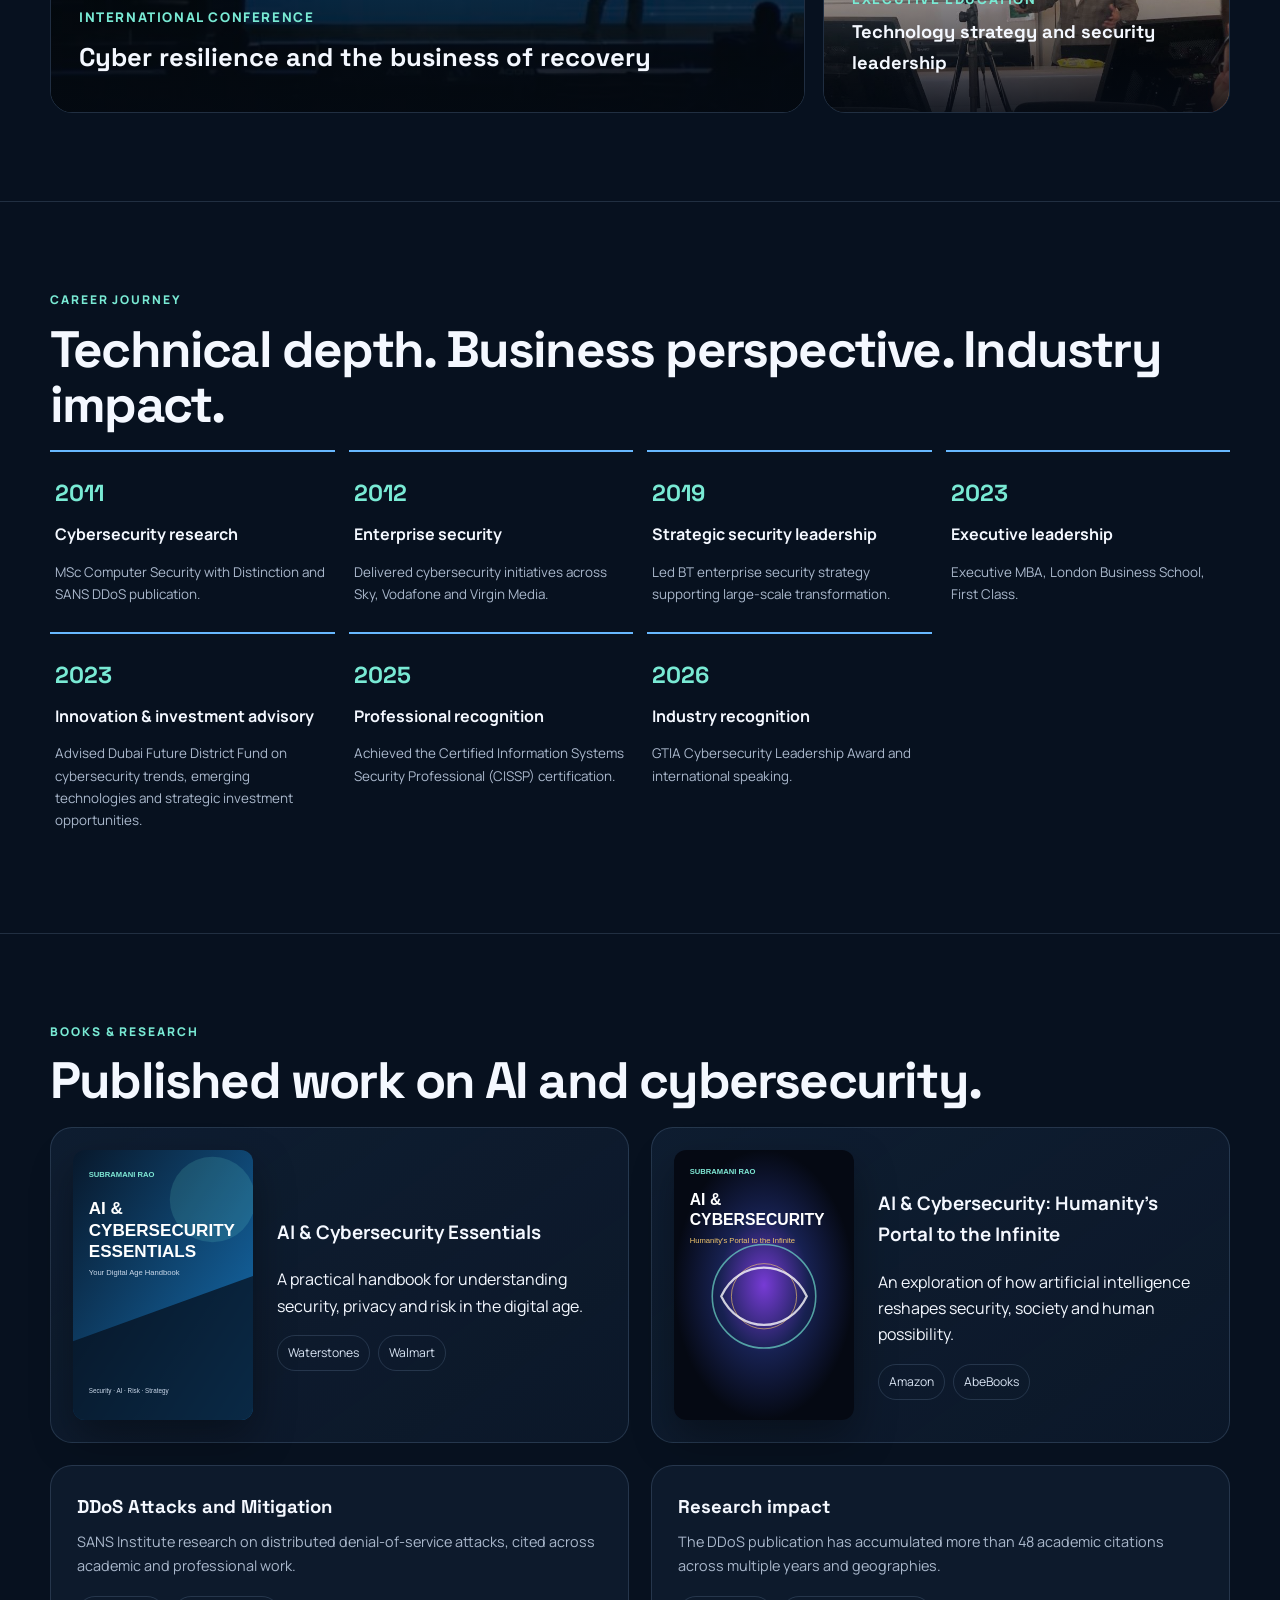
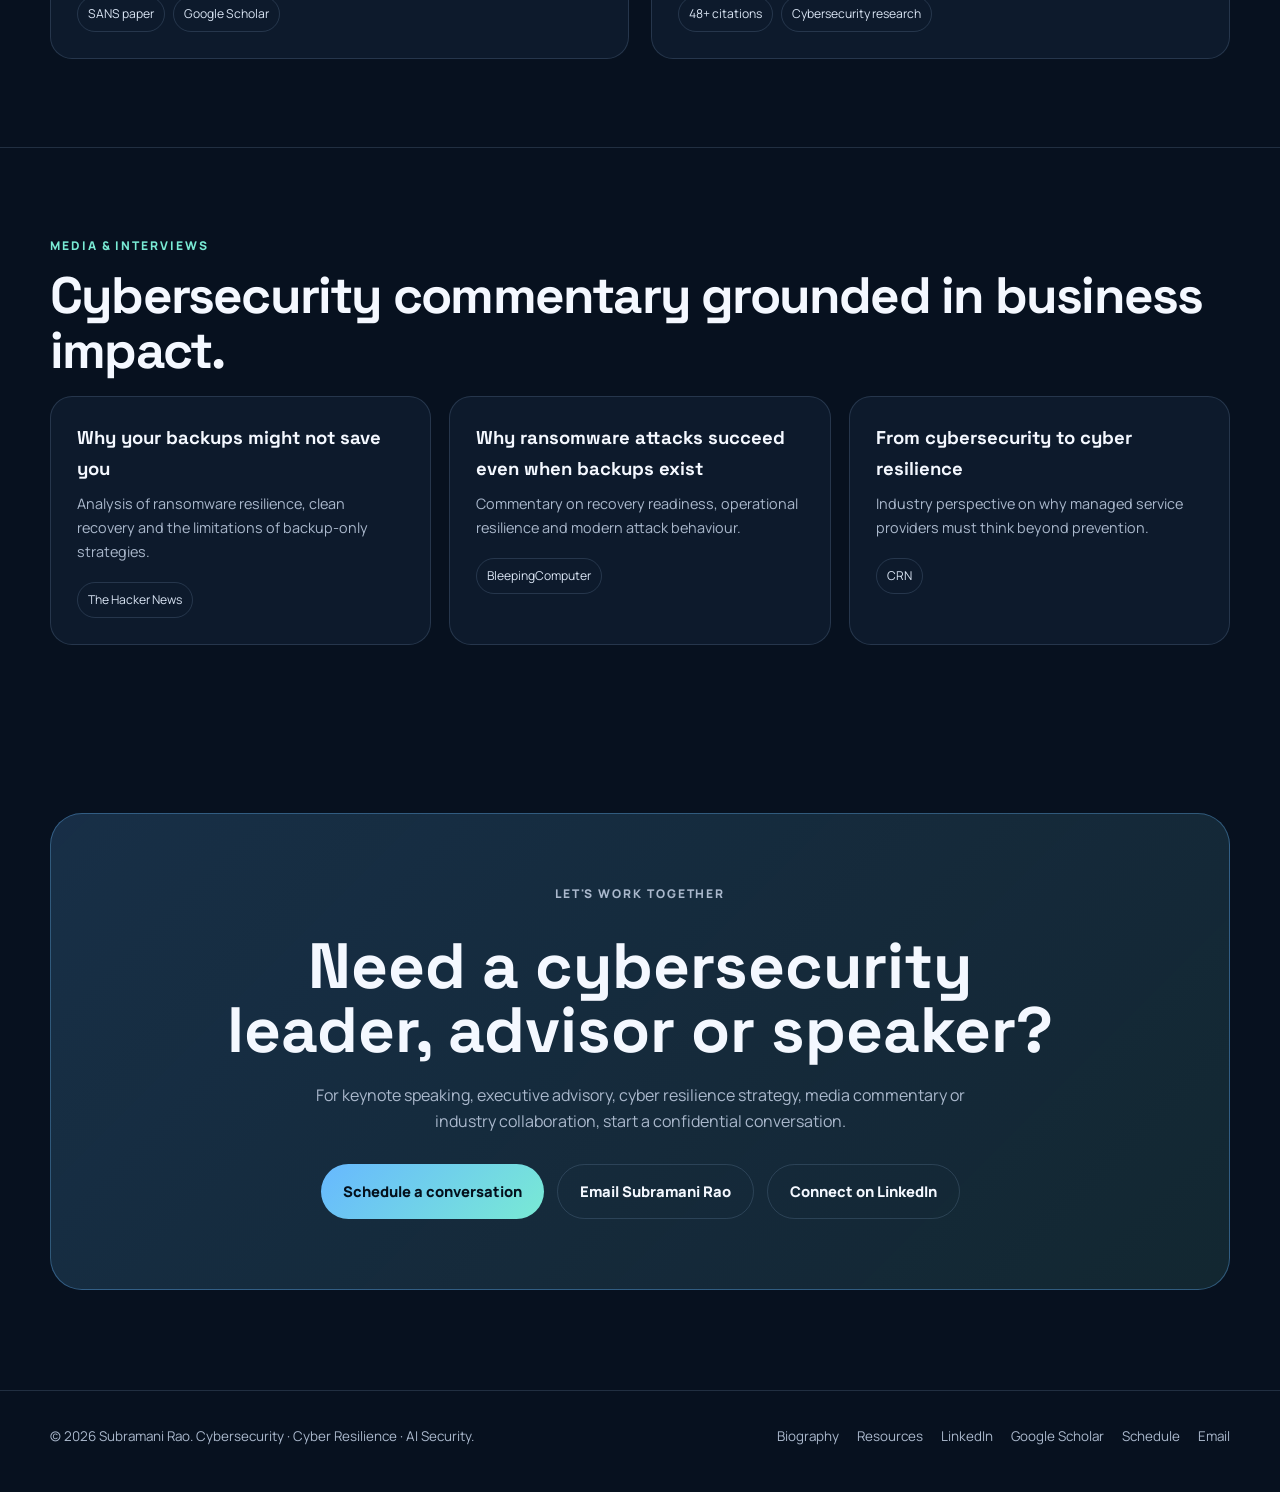
<file: expertise.html>
<!doctype html><html lang="en"><head><meta charset="utf-8"><meta name="robots" content="noindex"><link rel="canonical" href="https://subramanirao.com/index.html"><meta http-equiv="refresh" content="0; url=index.html#expertise"><script>location.replace('index.html#expertise')</script><title>Redirecting</title></head><body><p>Redirecting to <a href="index.html#expertise">index.html#expertise</a>.</p></body></html>
</file>
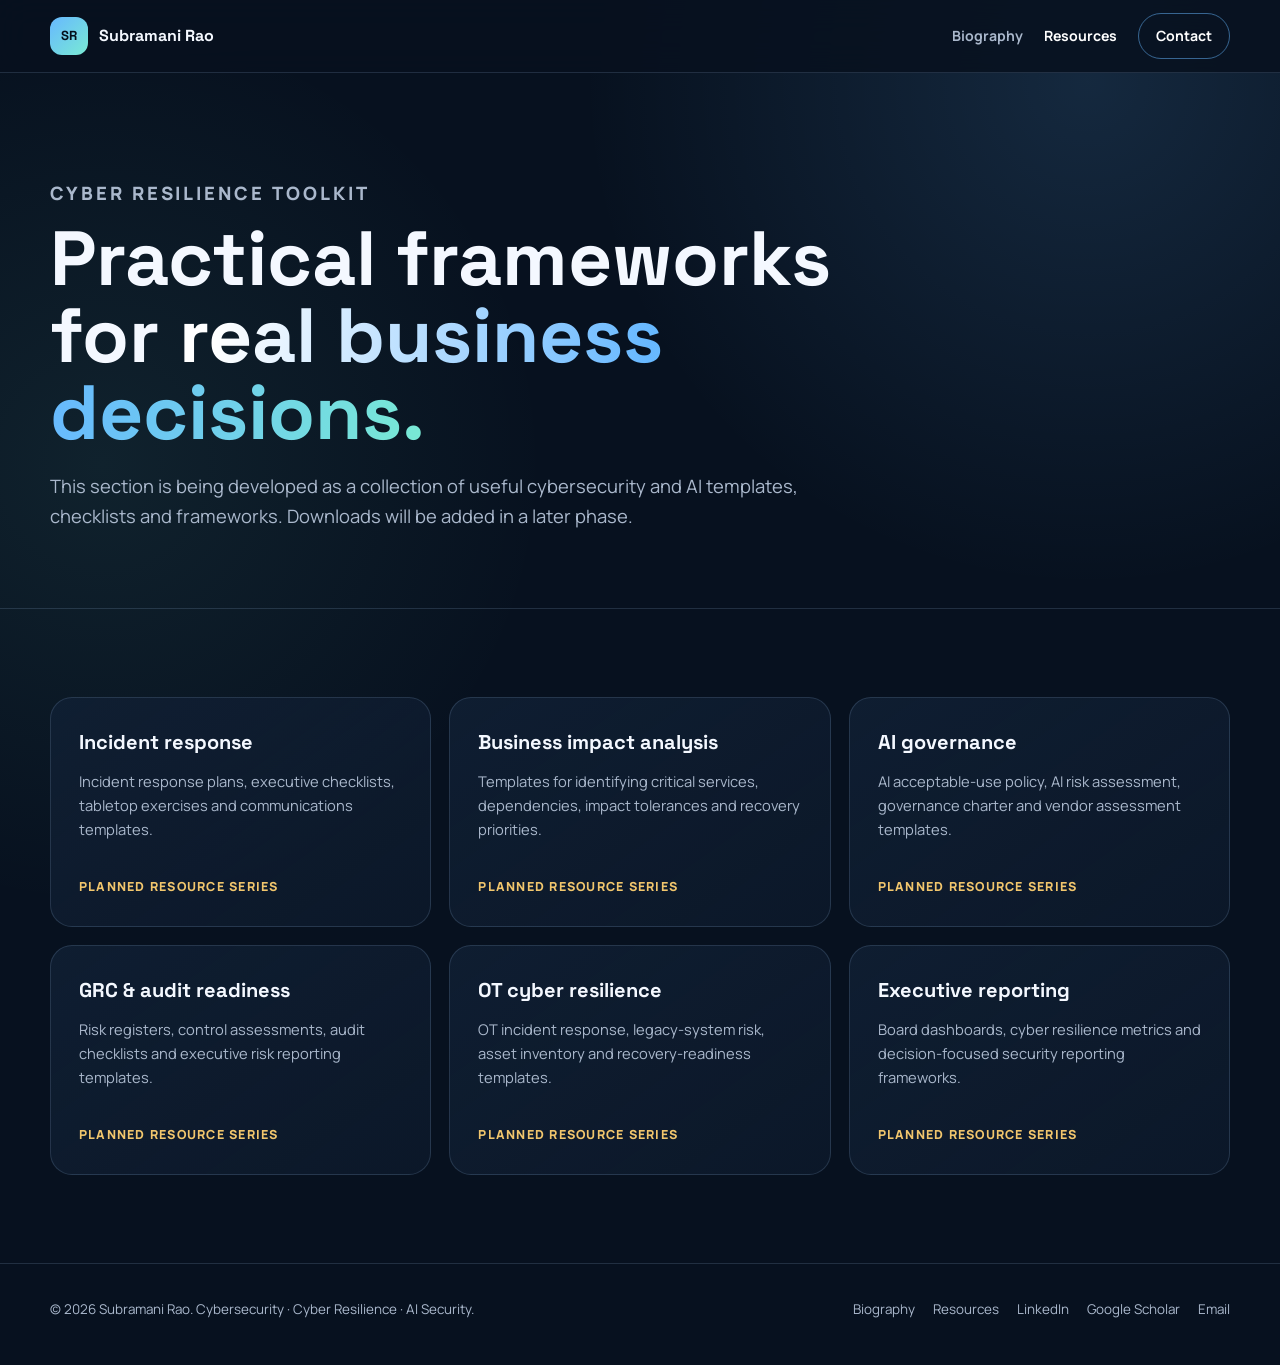
<file: frameworks.html>
<!doctype html><html lang="en"><head><meta charset="utf-8"><meta name="robots" content="noindex"><link rel="canonical" href="https://subramanirao.com/resources.html"><meta http-equiv="refresh" content="0; url=resources.html"><script>location.replace('resources.html')</script><title>Redirecting</title></head><body><p>Redirecting to <a href="resources.html">resources.html</a>.</p></body></html>
</file>
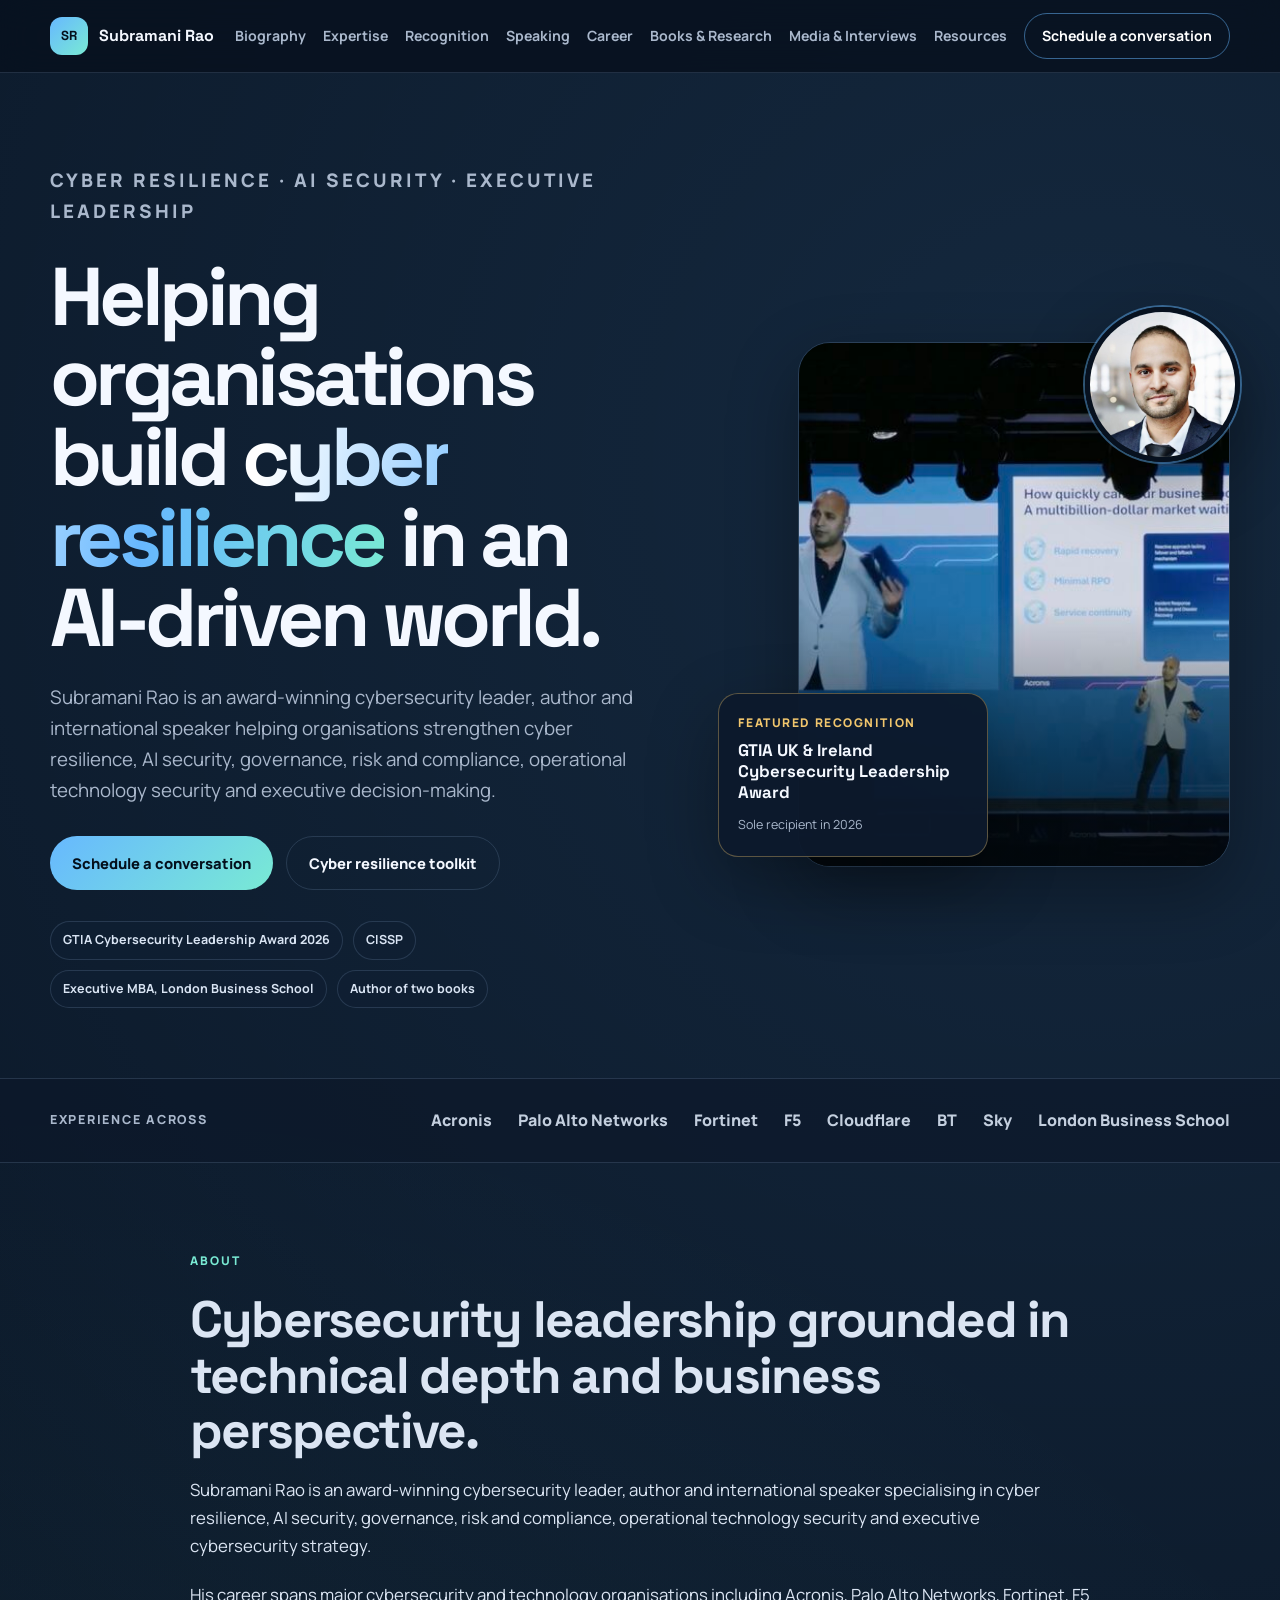
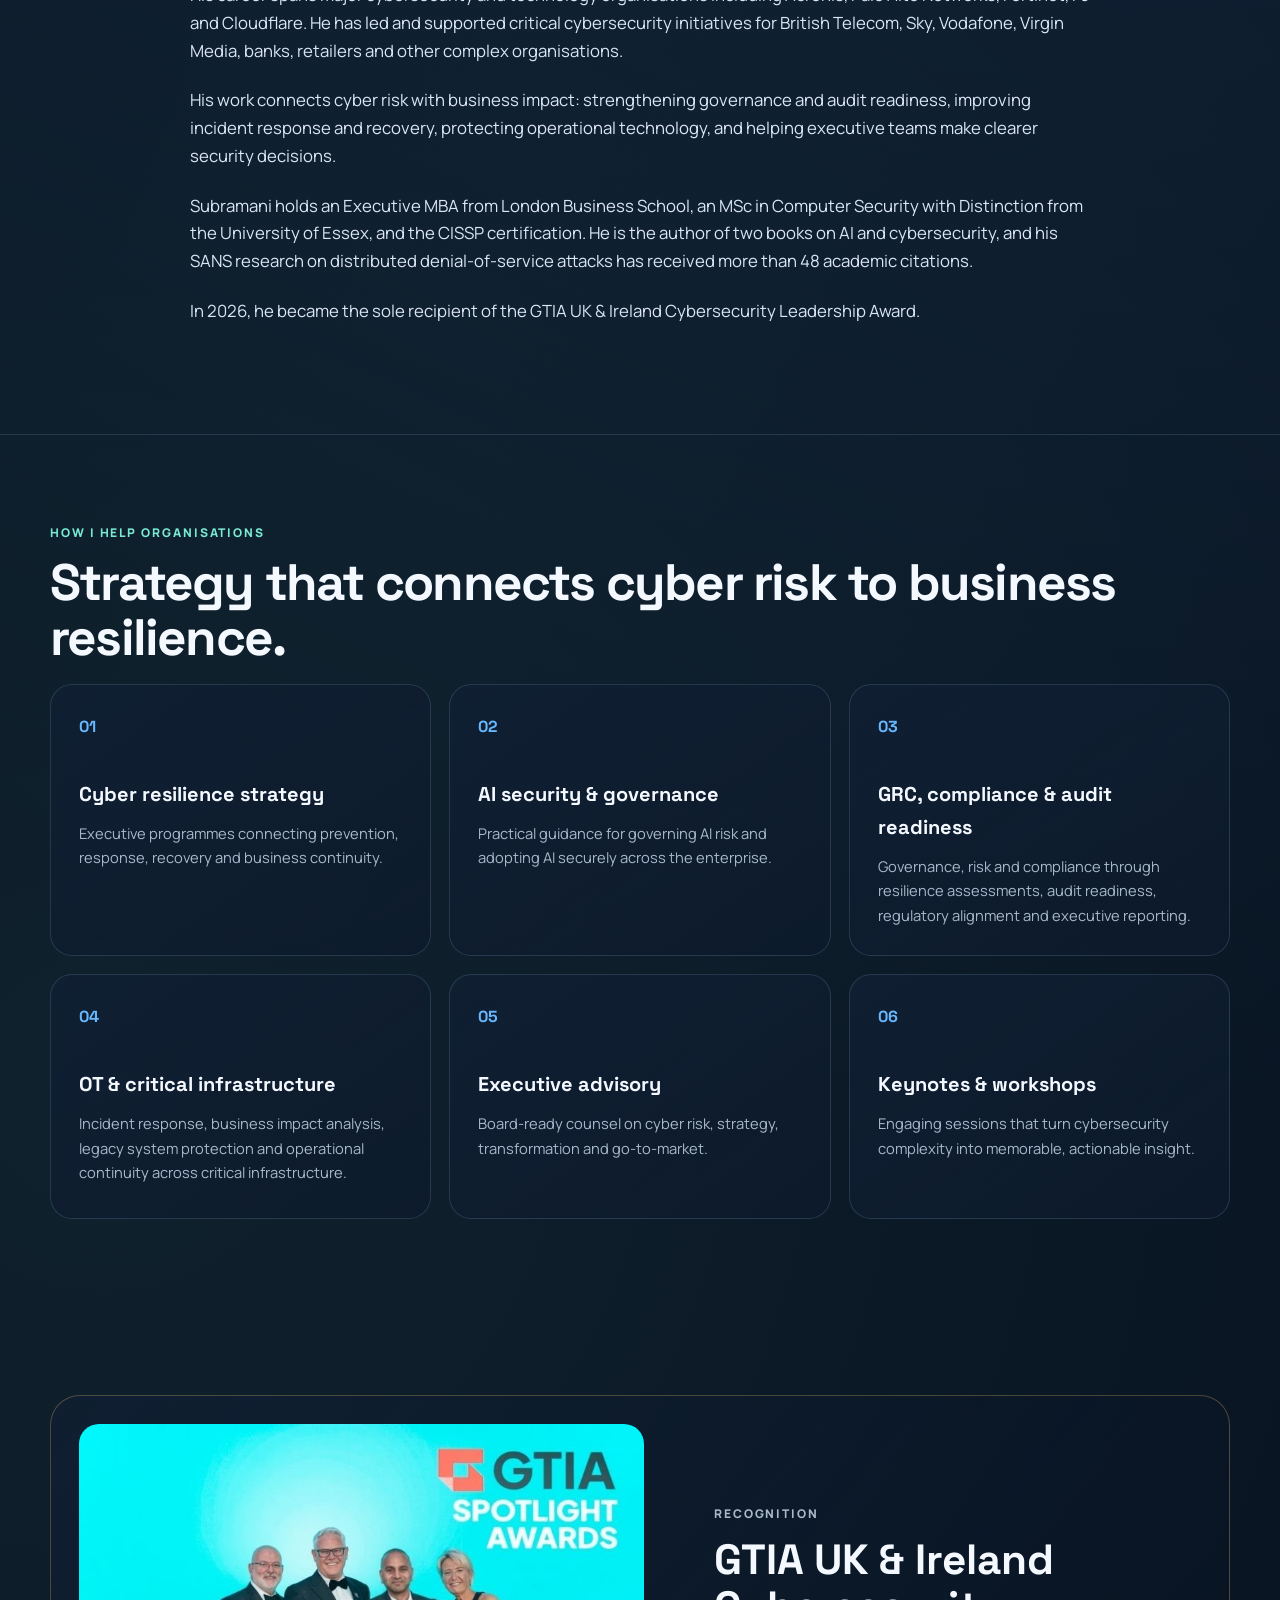
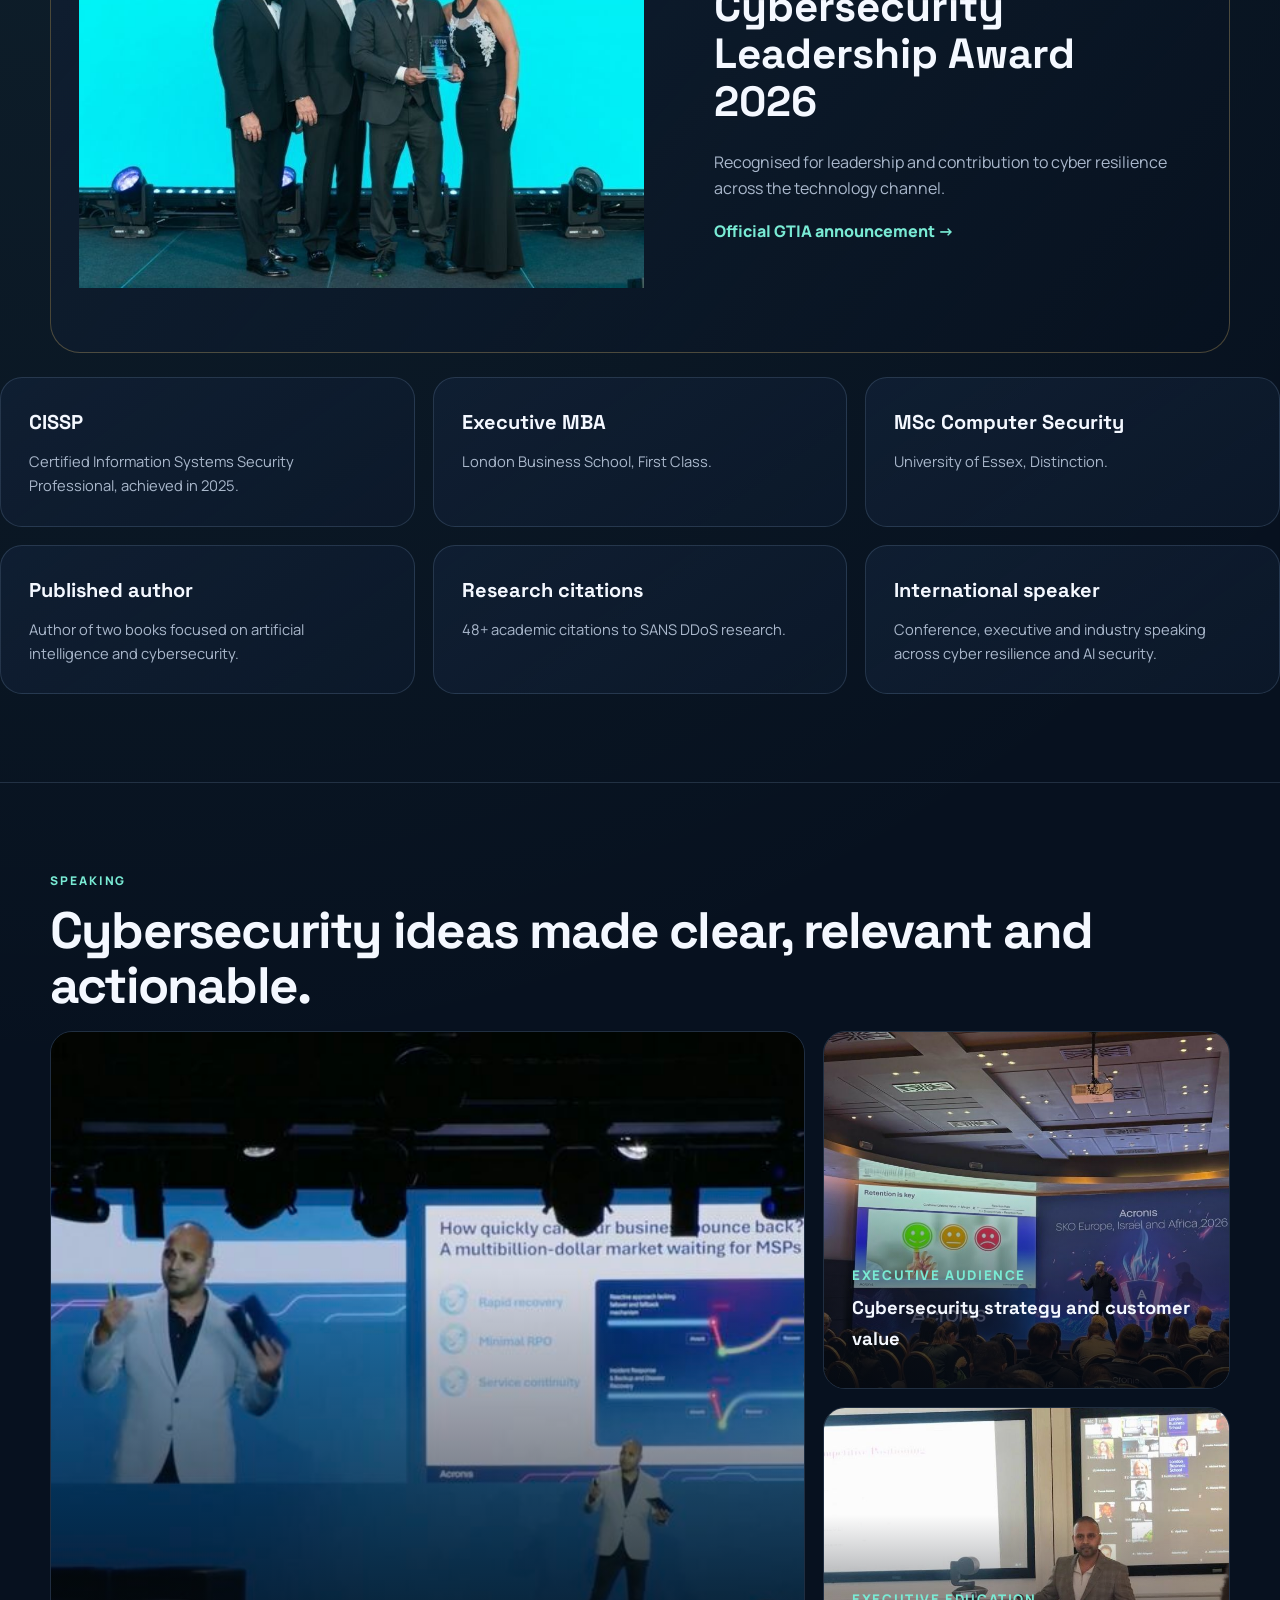
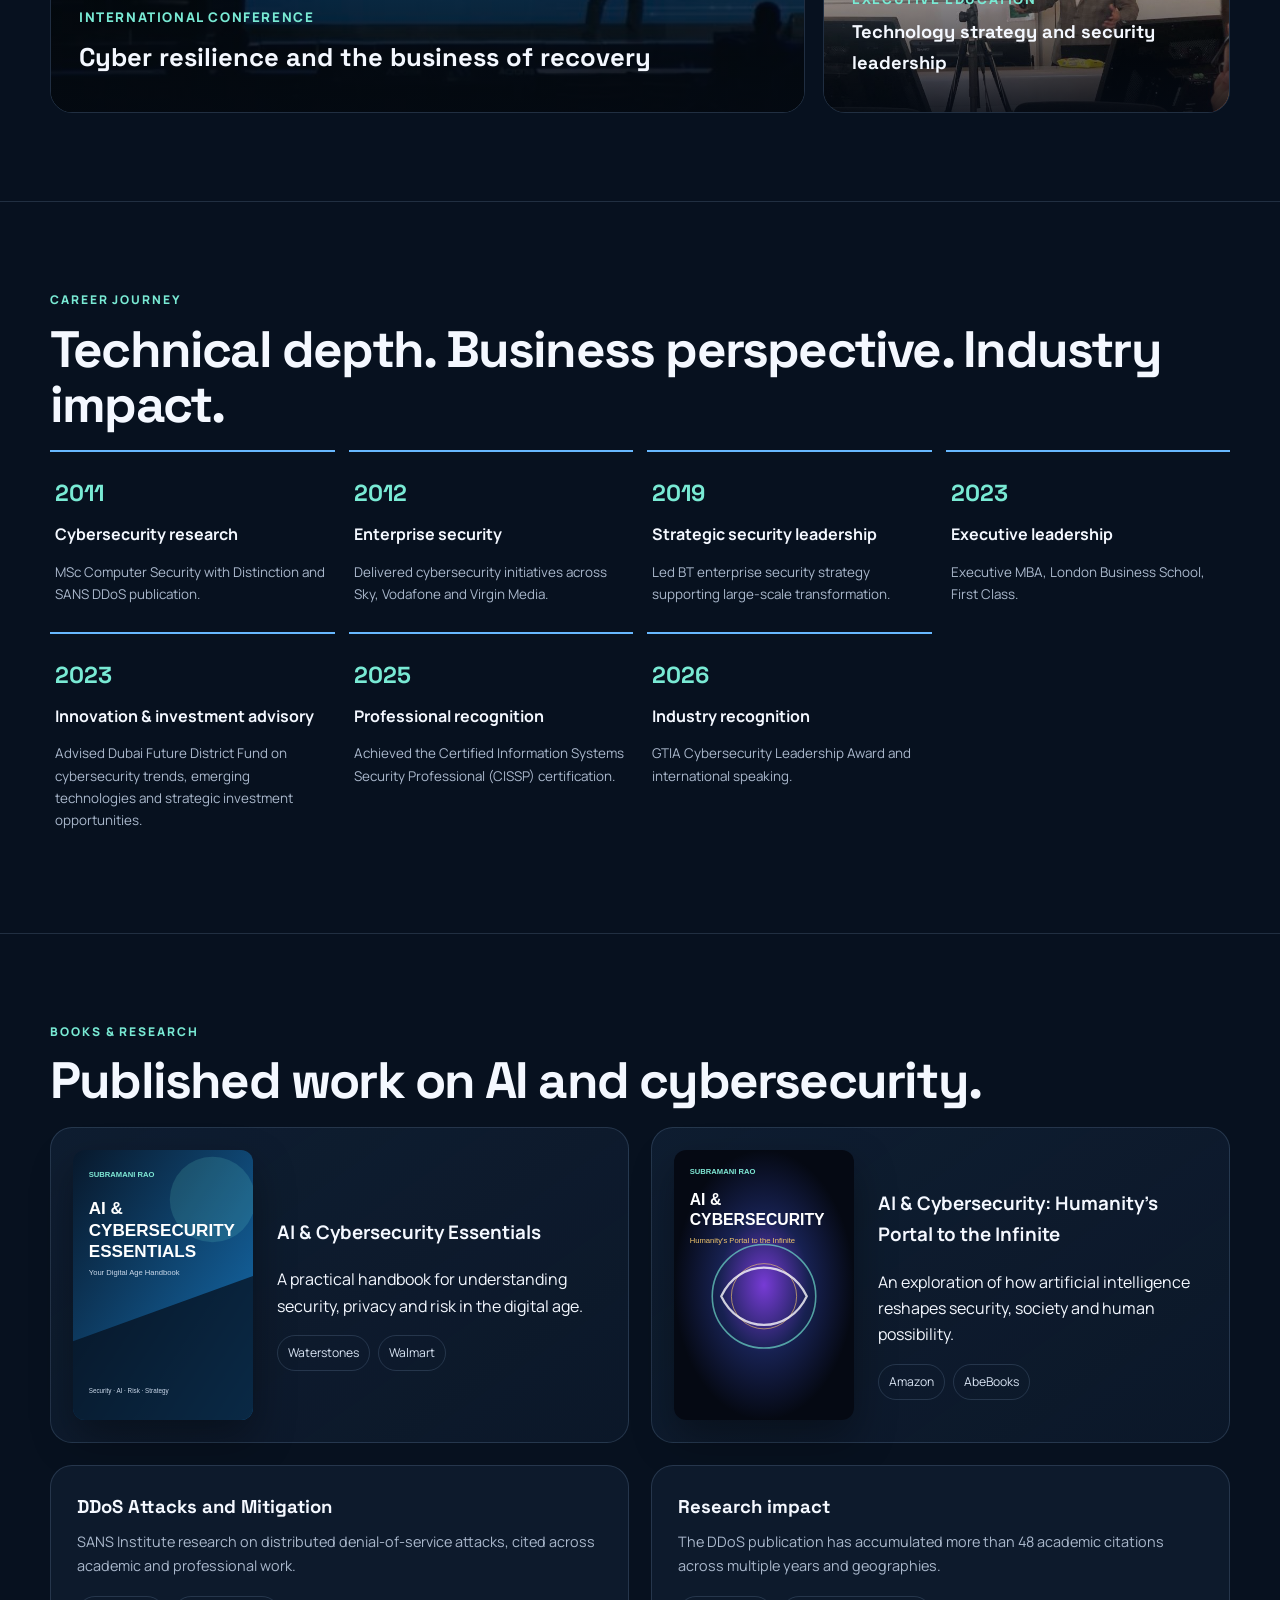
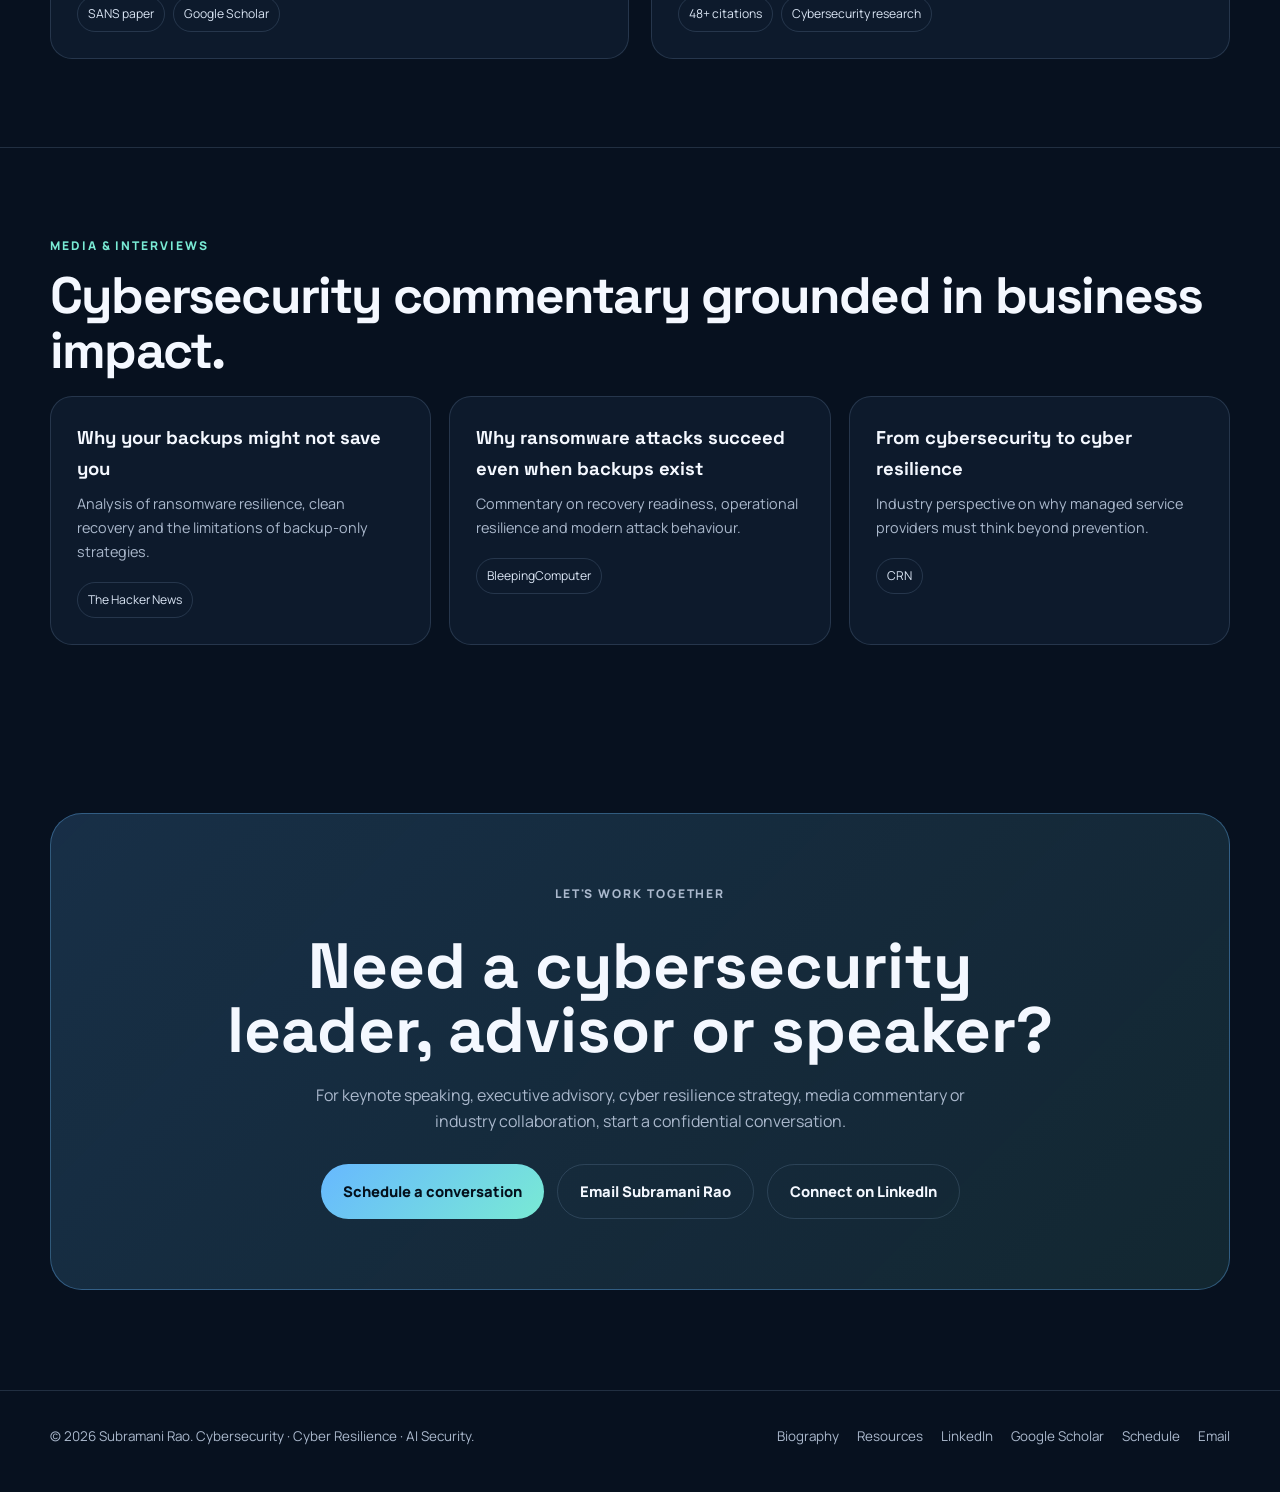
<file: insights.html>
<!doctype html><html lang="en"><head><meta charset="utf-8"><meta name="robots" content="noindex"><link rel="canonical" href="https://subramanirao.com/index.html"><meta http-equiv="refresh" content="0; url=index.html"><script>location.replace('index.html')</script><title>Redirecting</title></head><body><p>Redirecting to <a href="index.html">index.html</a>.</p></body></html>
</file>
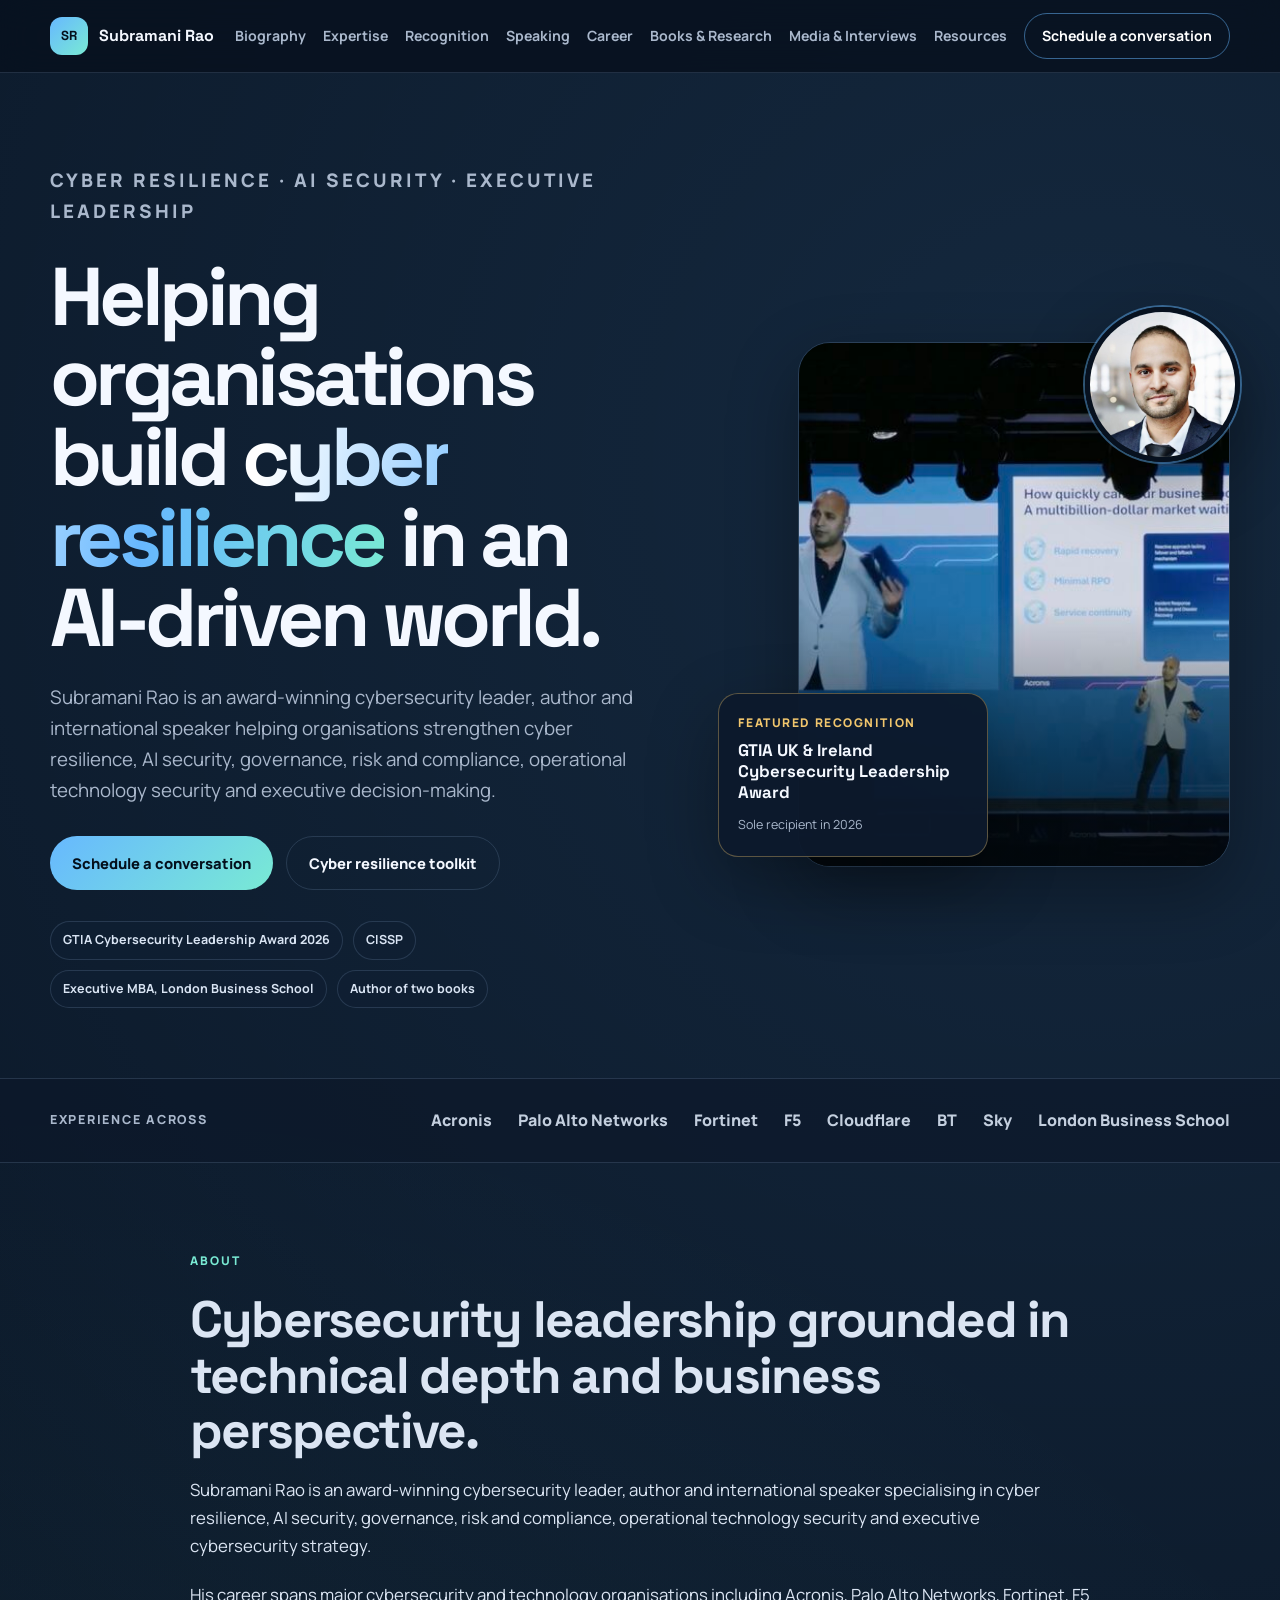
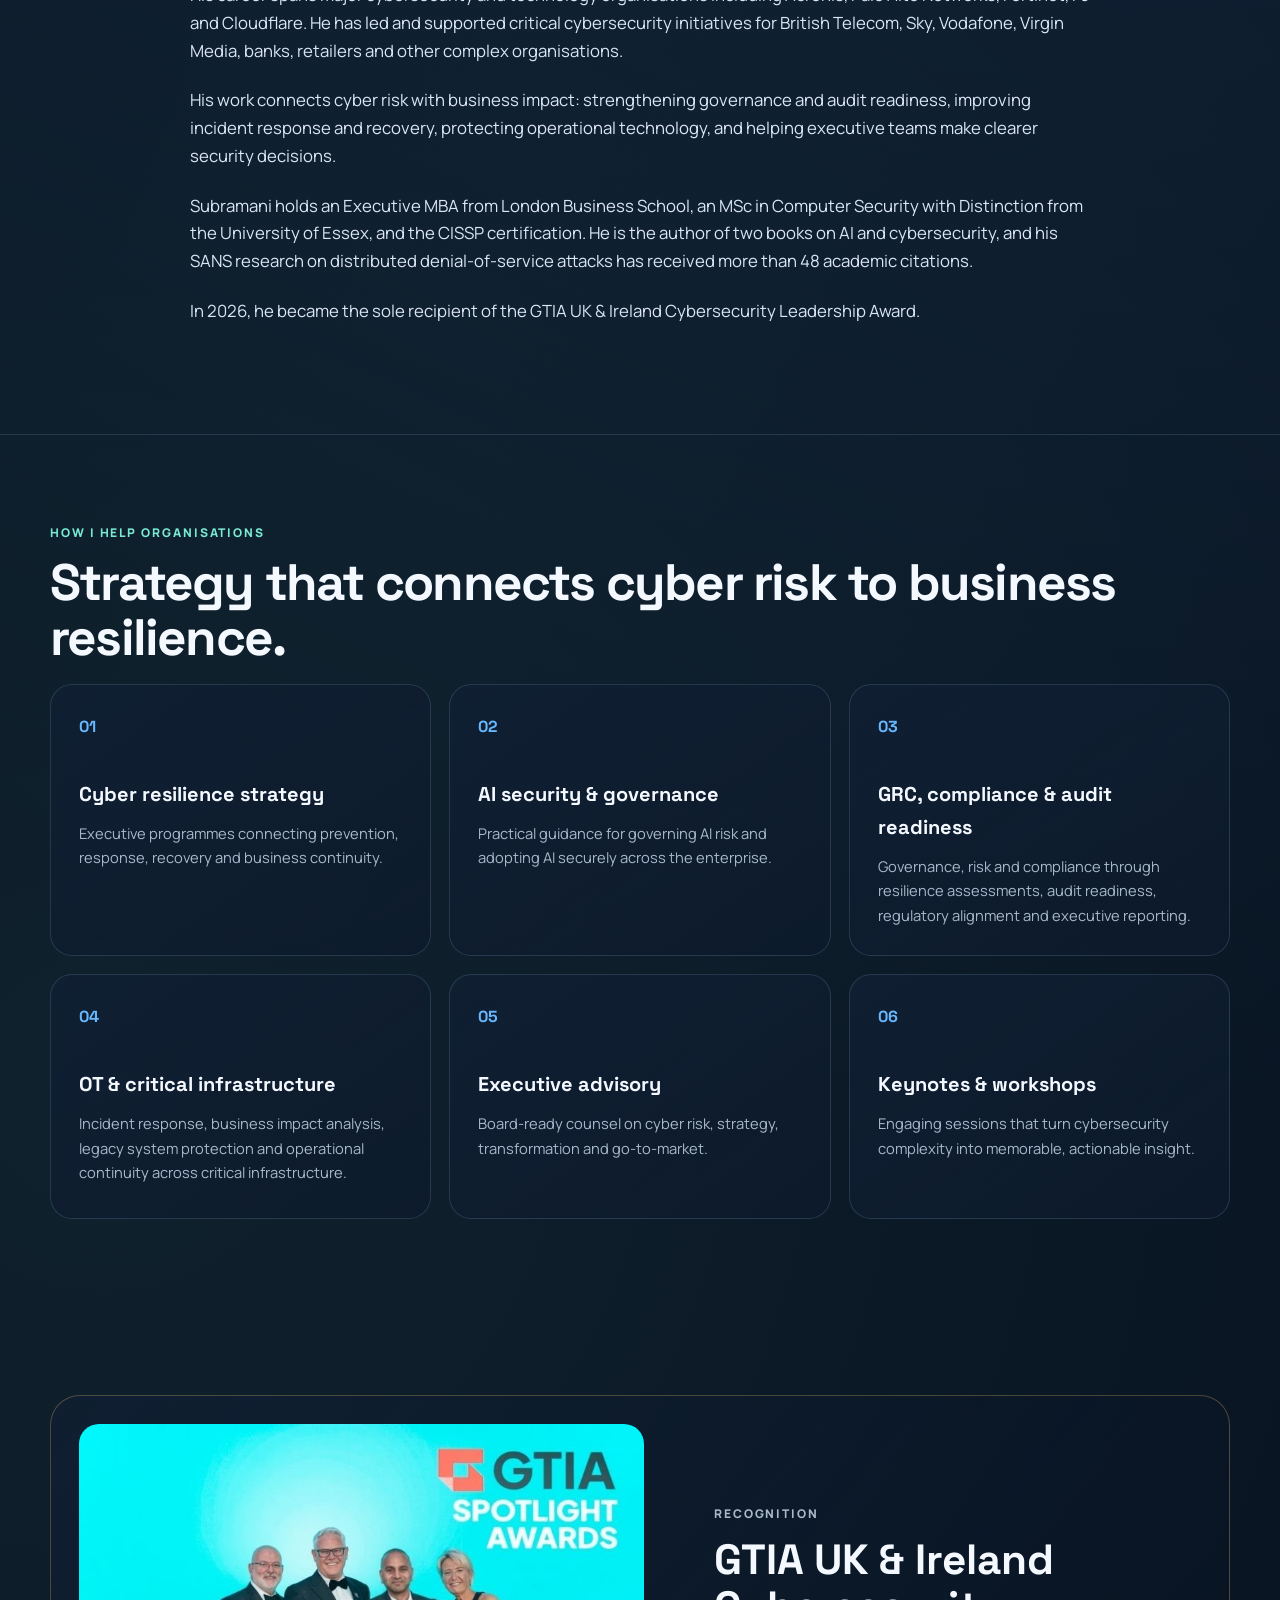
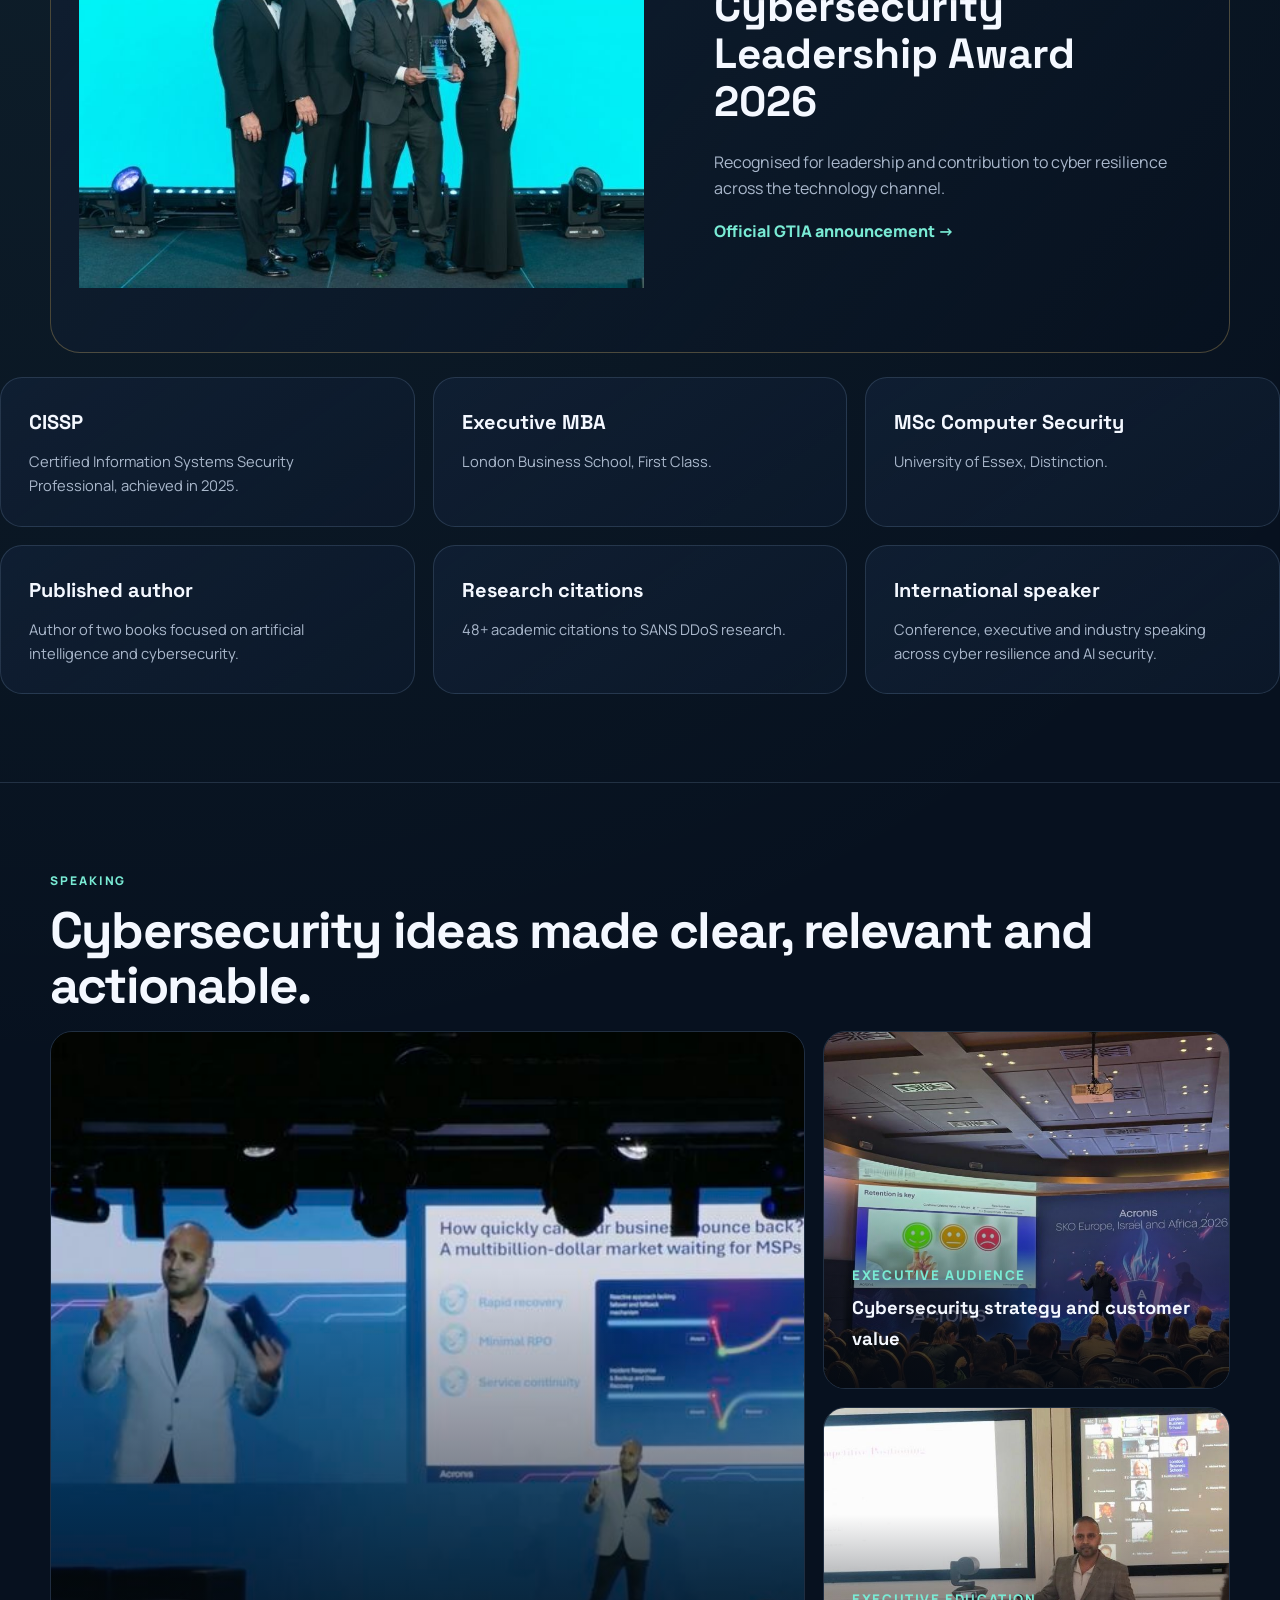
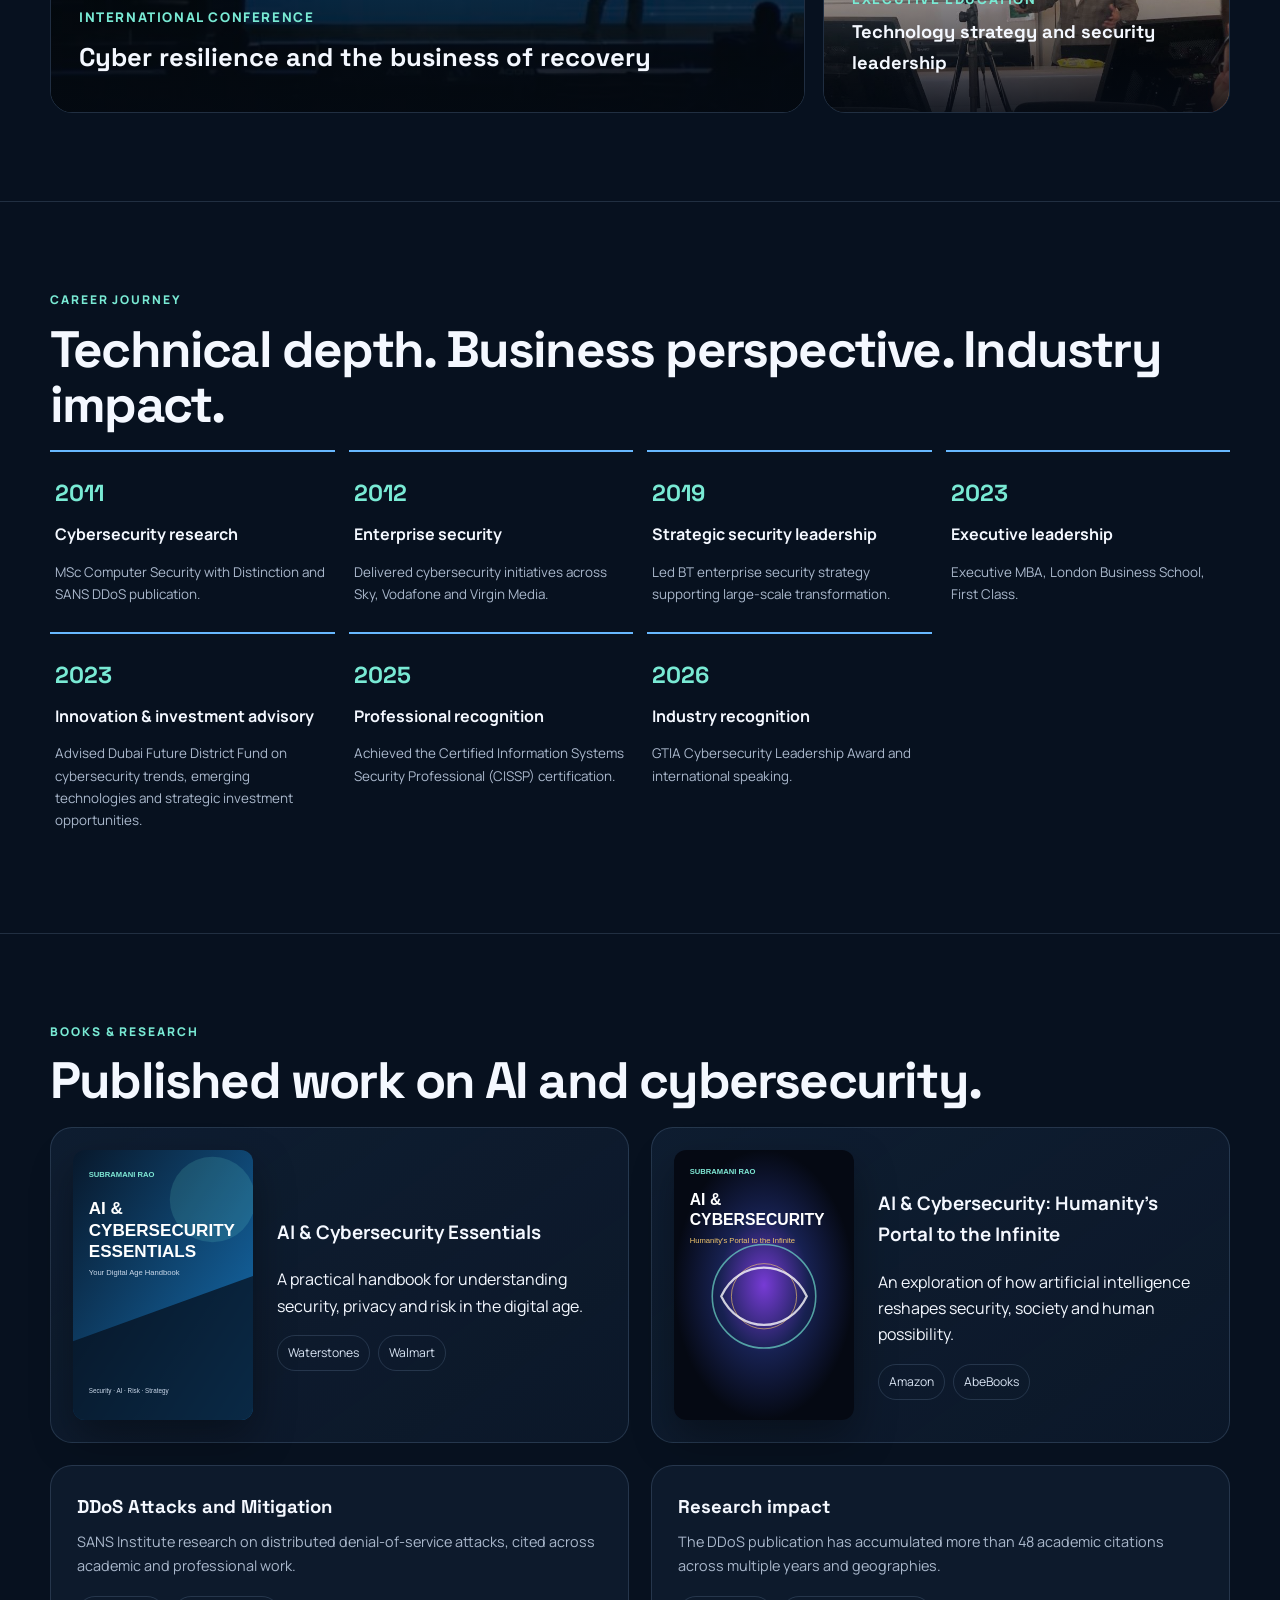
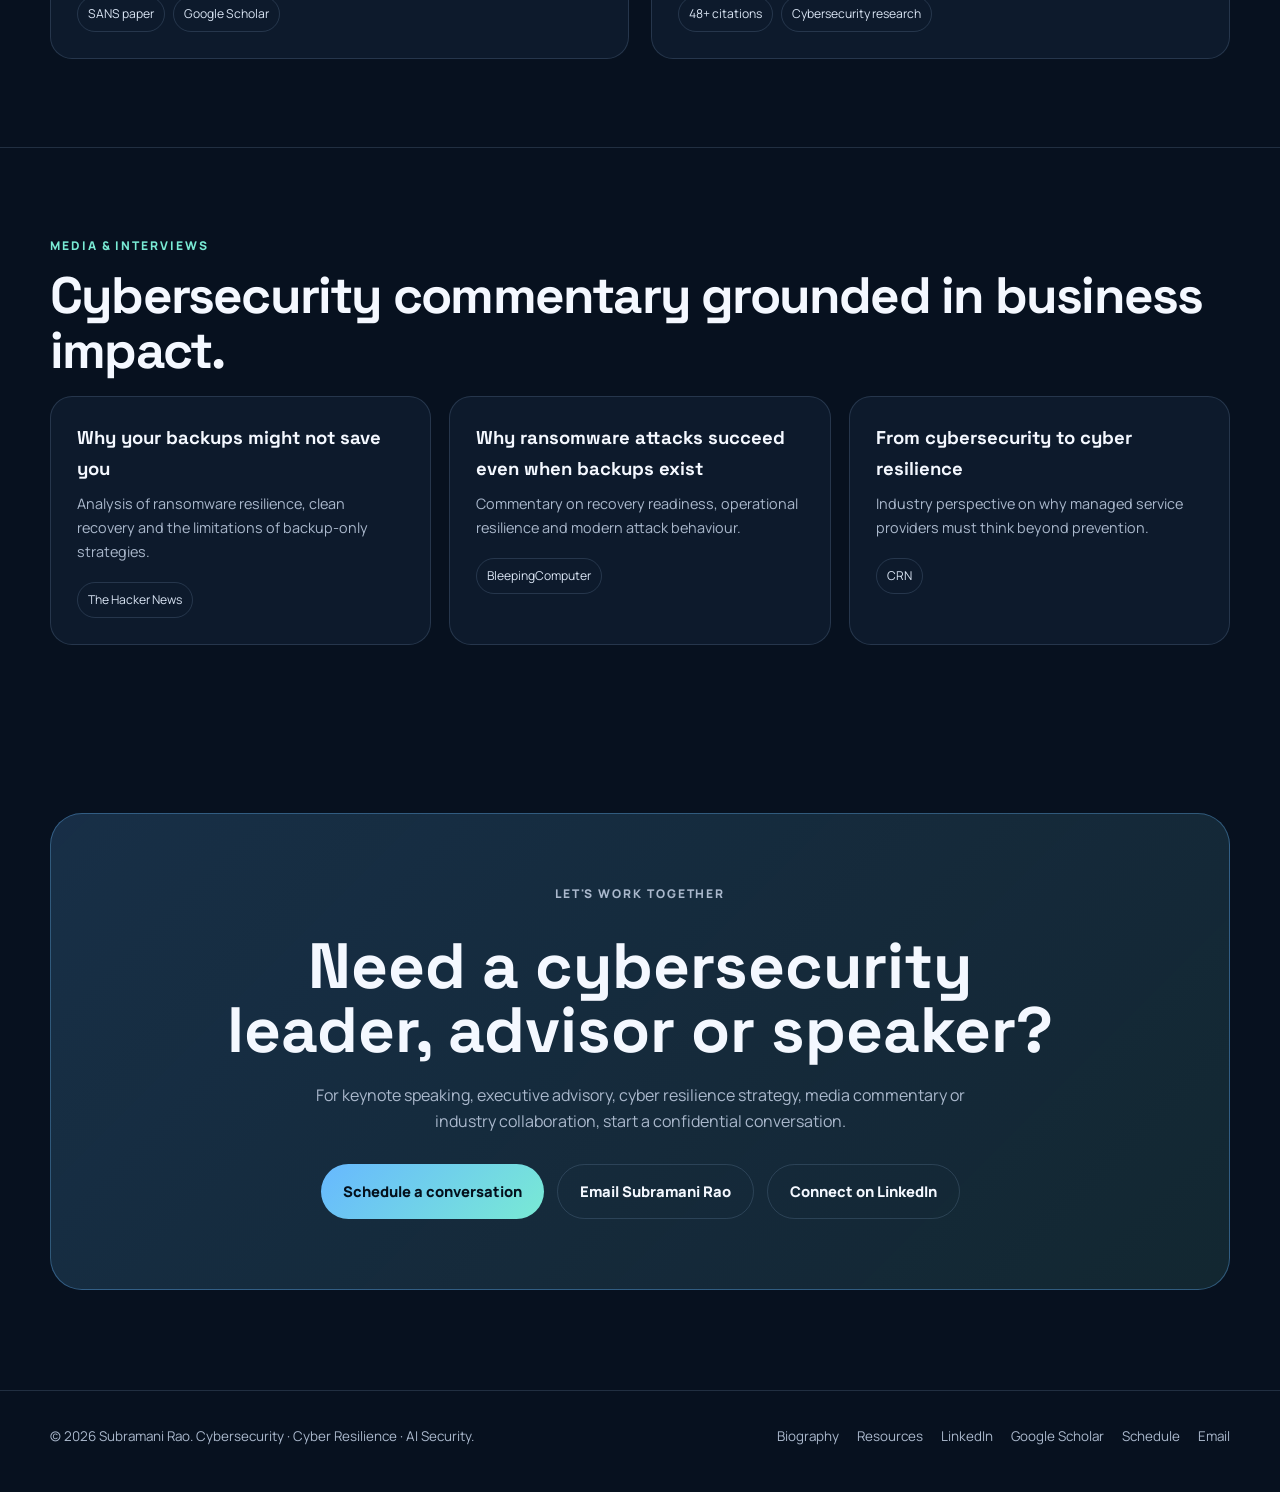
<file: media.html>
<!doctype html><html lang="en"><head><meta charset="utf-8"><meta name="robots" content="noindex"><link rel="canonical" href="https://subramanirao.com/index.html"><meta http-equiv="refresh" content="0; url=index.html#media"><script>location.replace('index.html#media')</script><title>Redirecting</title></head><body><p>Redirecting to <a href="index.html#media">index.html#media</a>.</p></body></html>
</file>
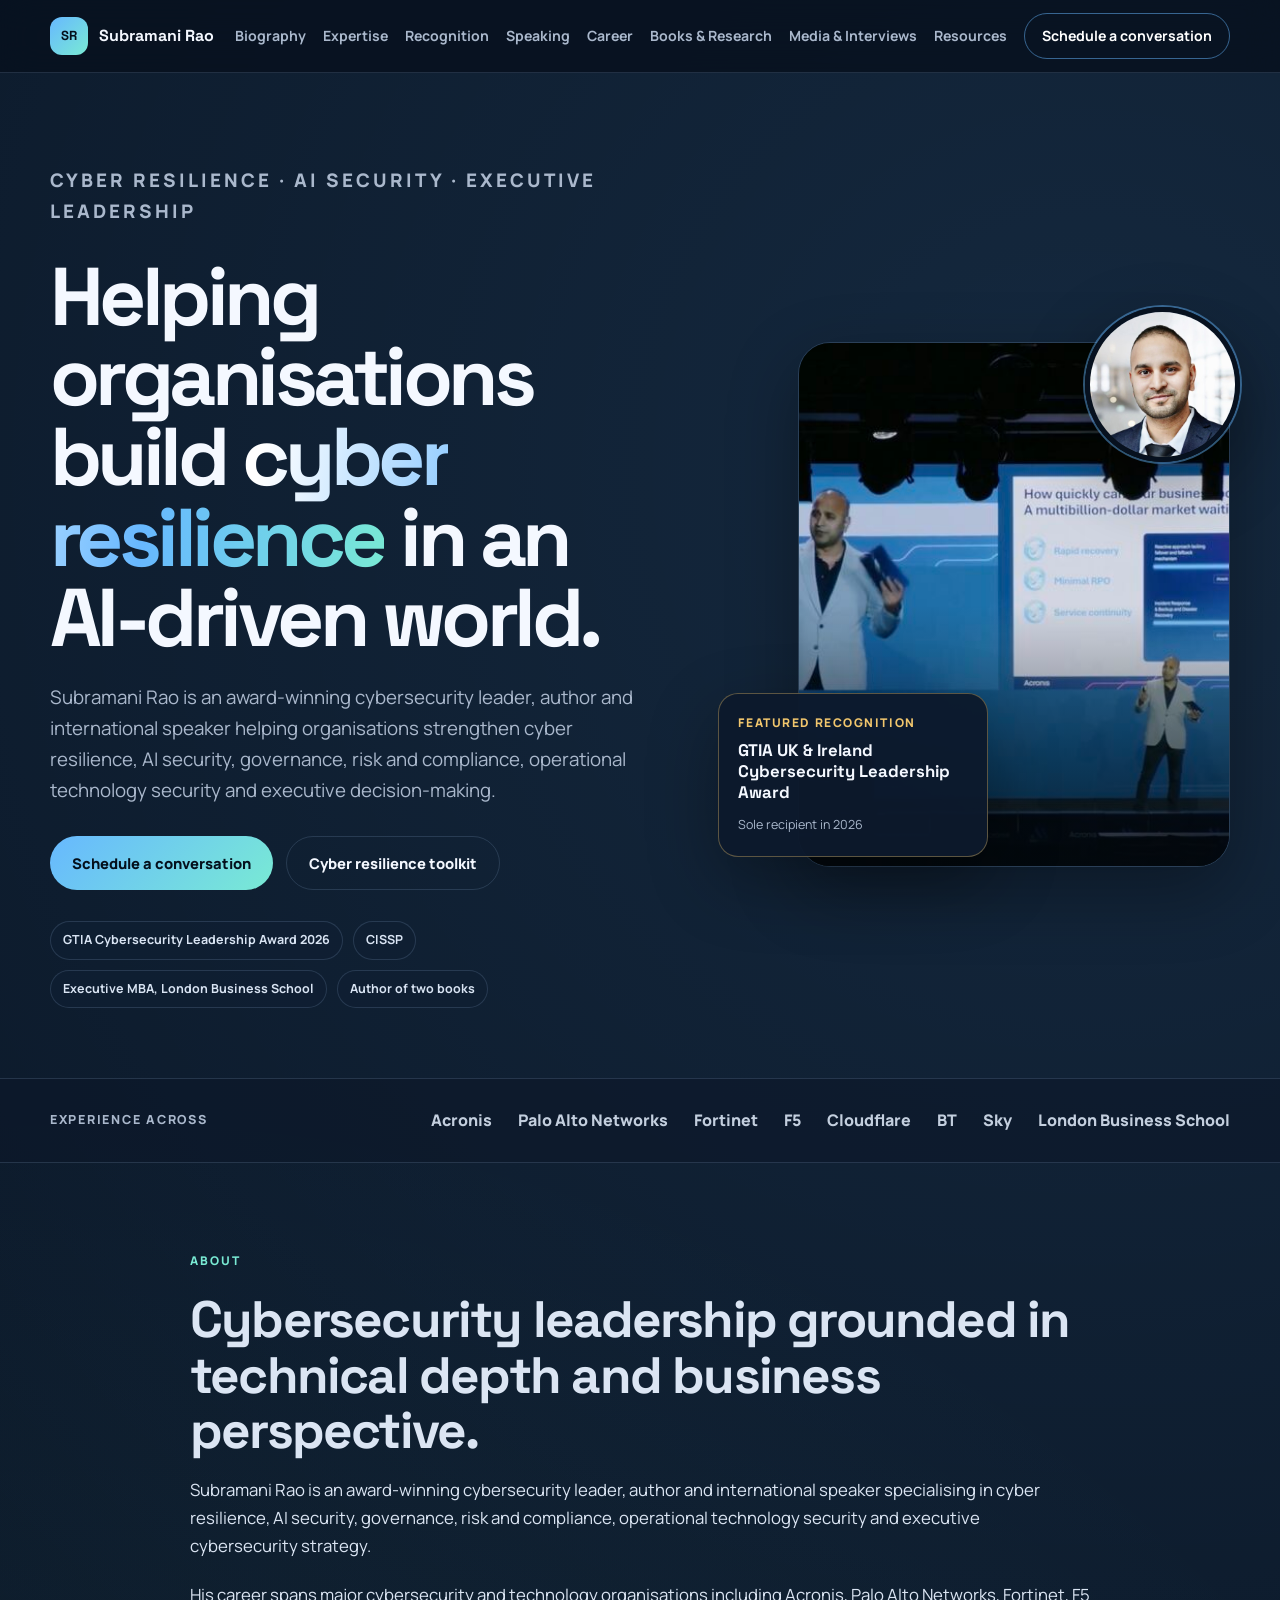
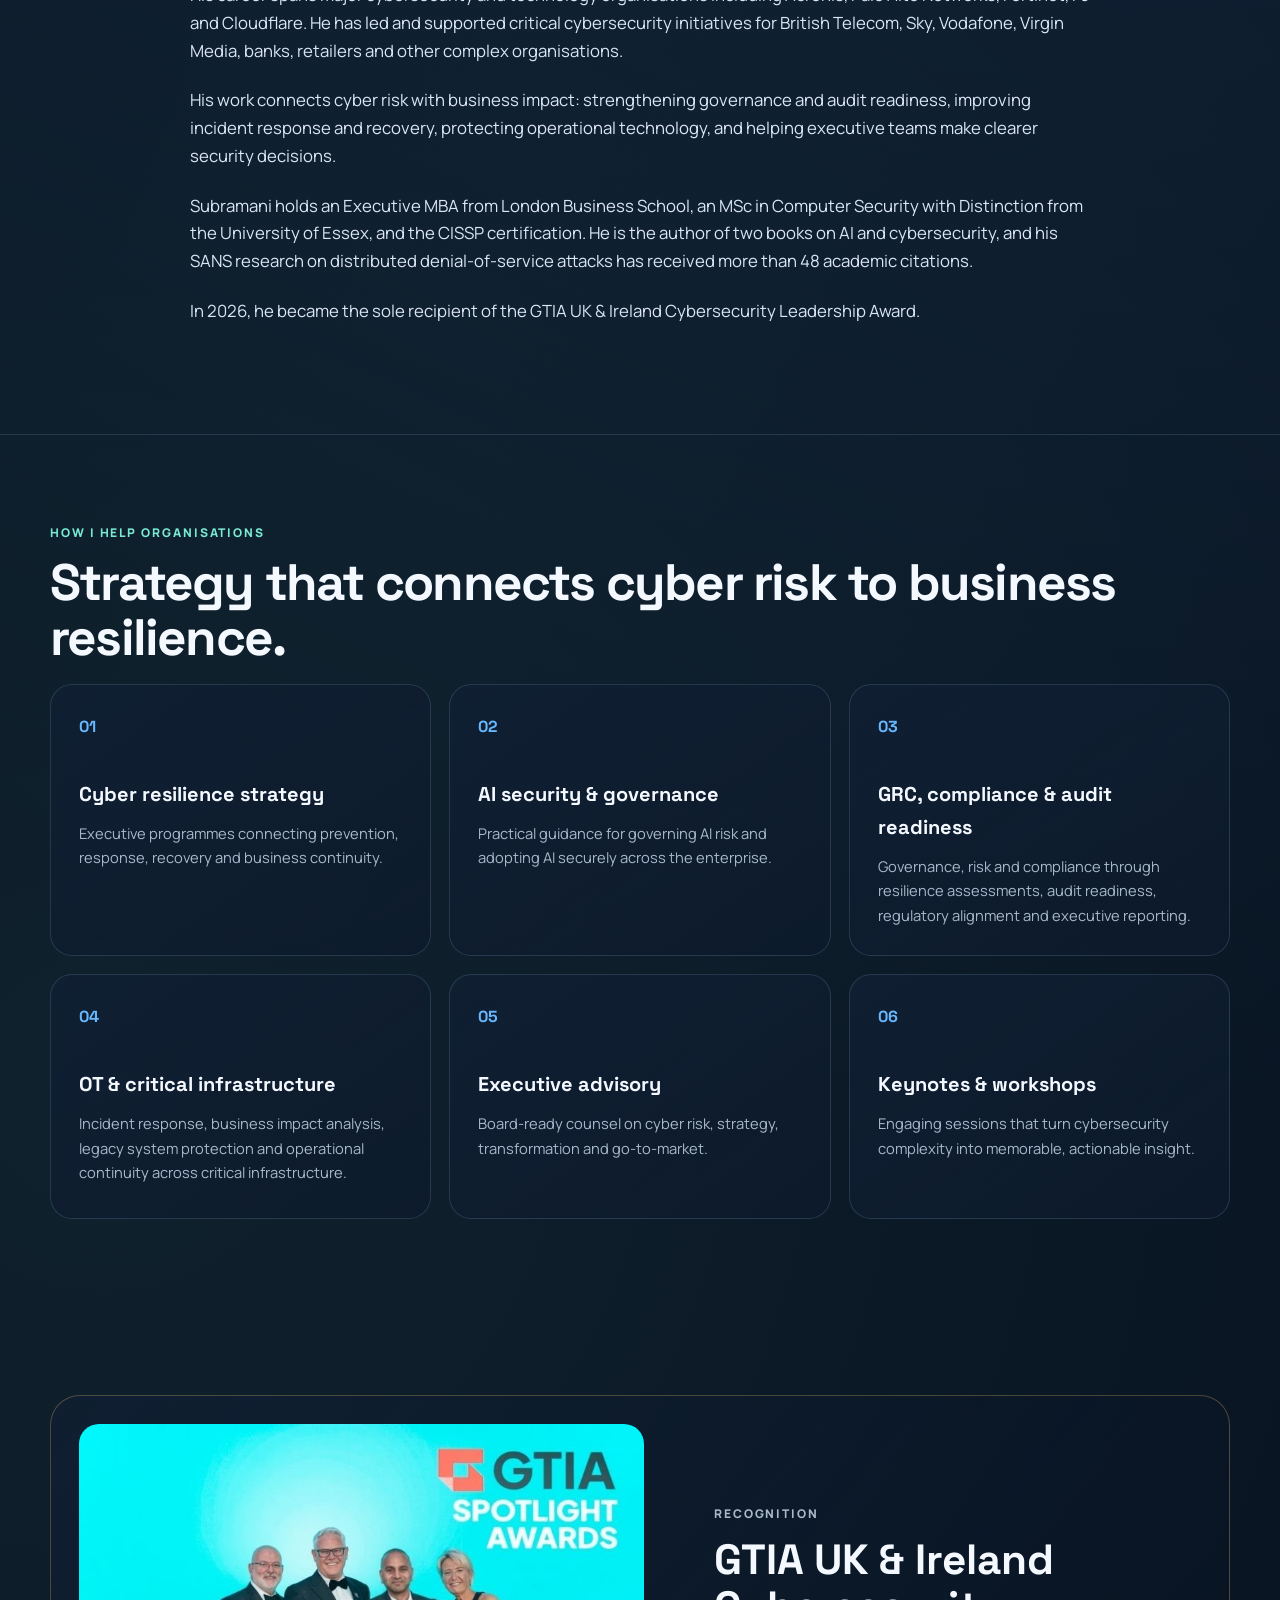
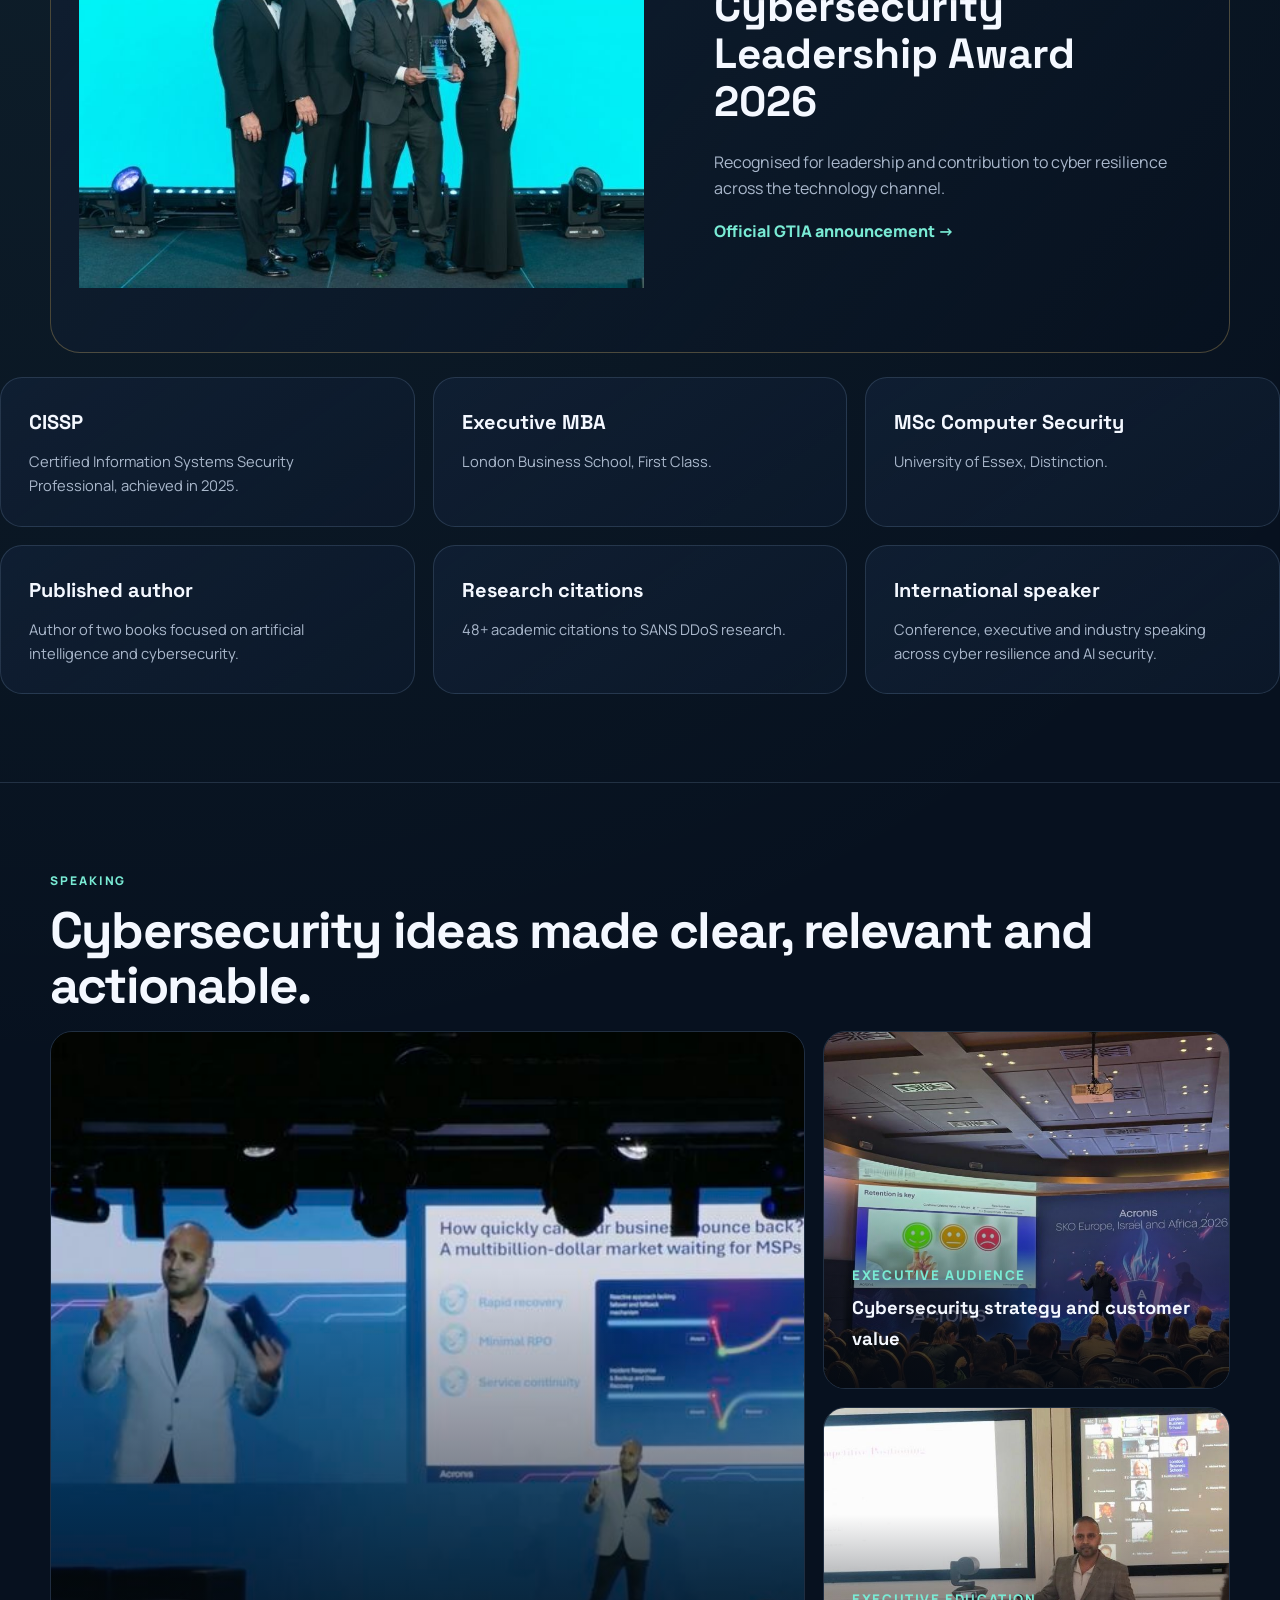
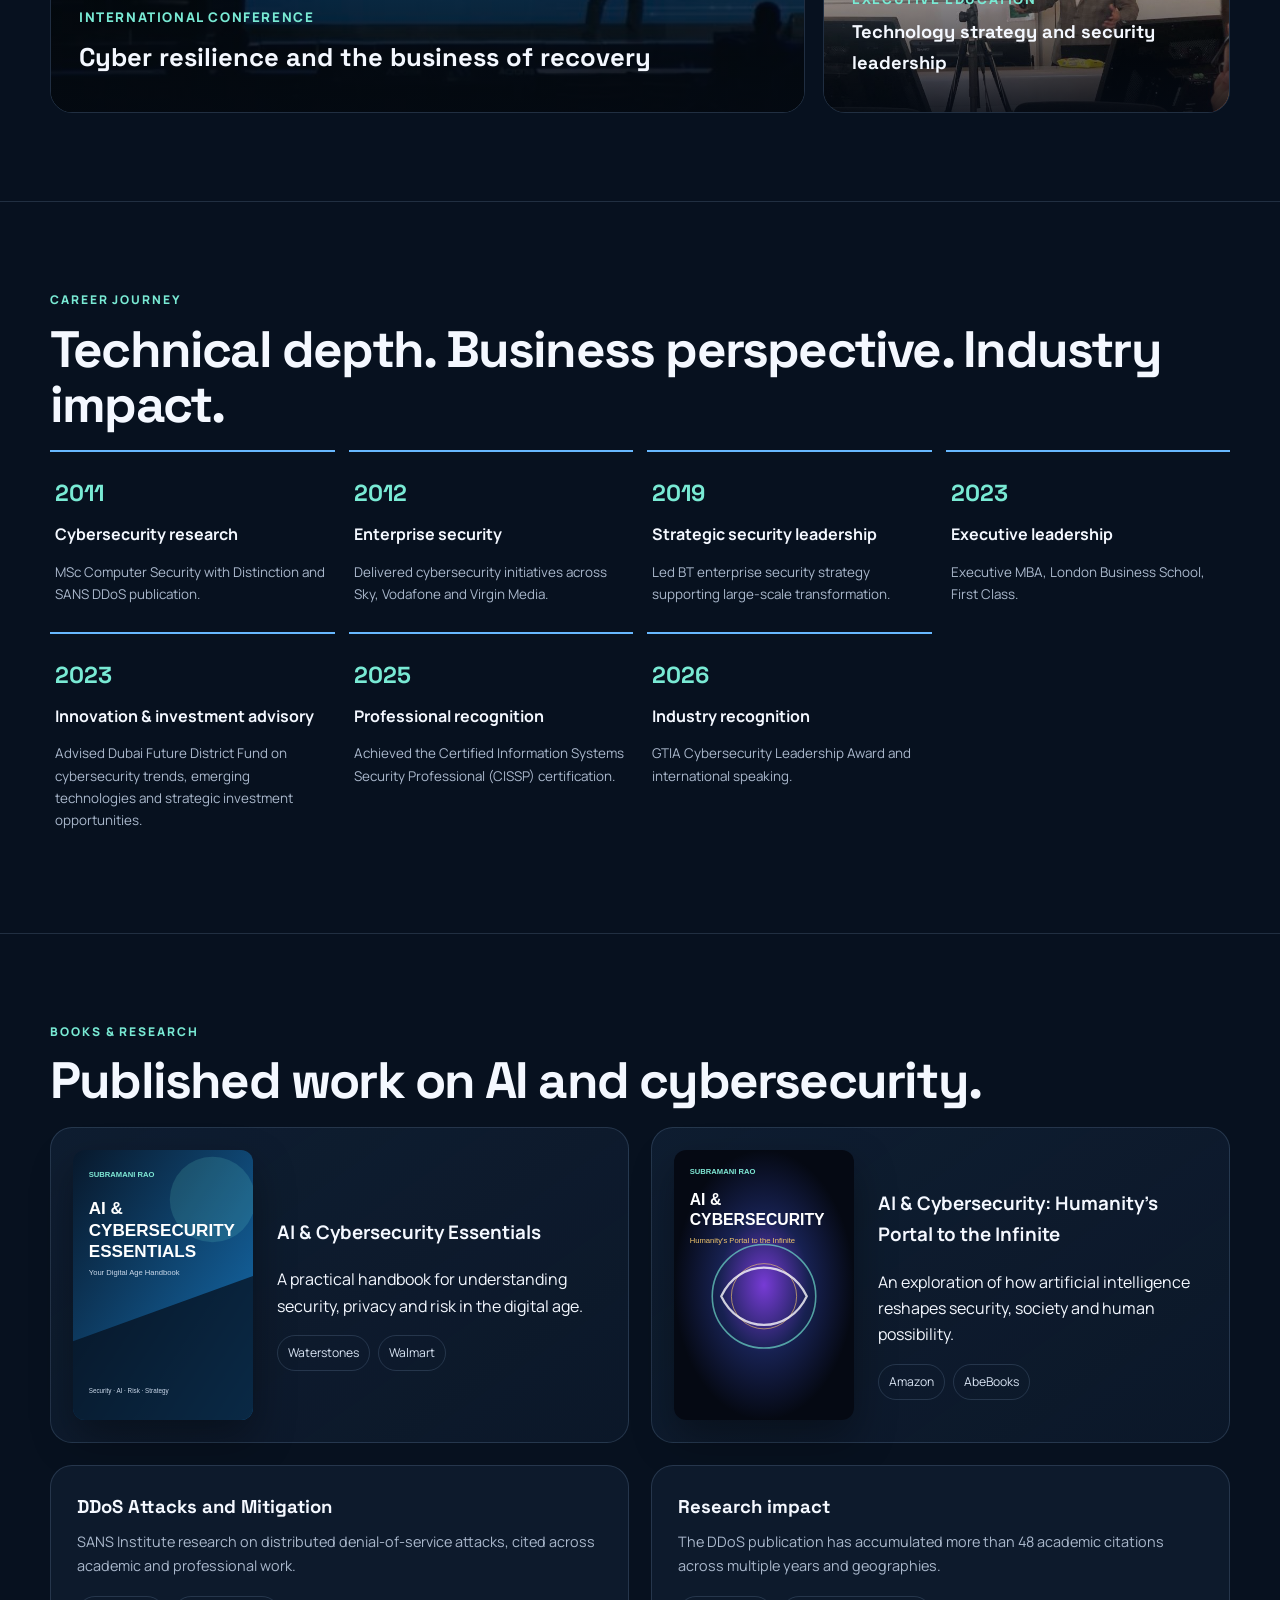
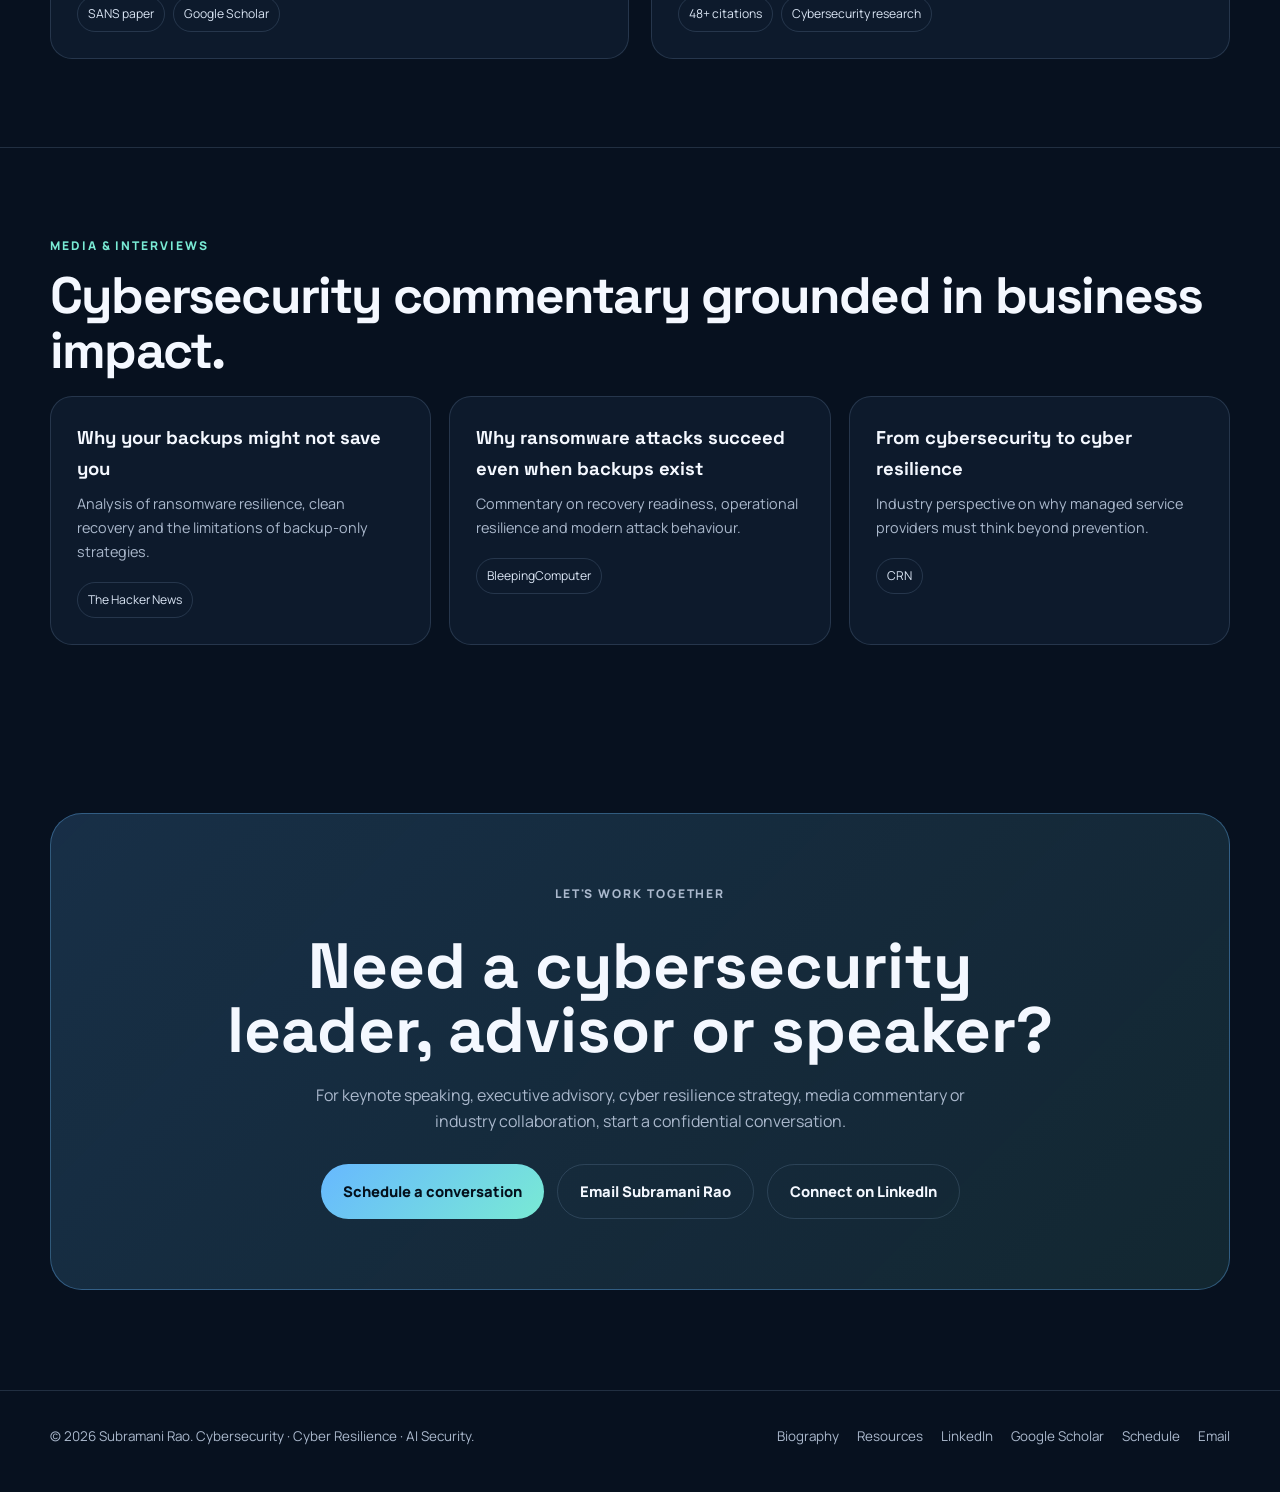
<file: recognition.html>
<!doctype html><html lang="en"><head><meta charset="utf-8"><meta name="robots" content="noindex"><link rel="canonical" href="https://subramanirao.com/index.html"><meta http-equiv="refresh" content="0; url=index.html#recognition"><script>location.replace('index.html#recognition')</script><title>Redirecting</title></head><body><p>Redirecting to <a href="index.html#recognition">index.html#recognition</a>.</p></body></html>
</file>
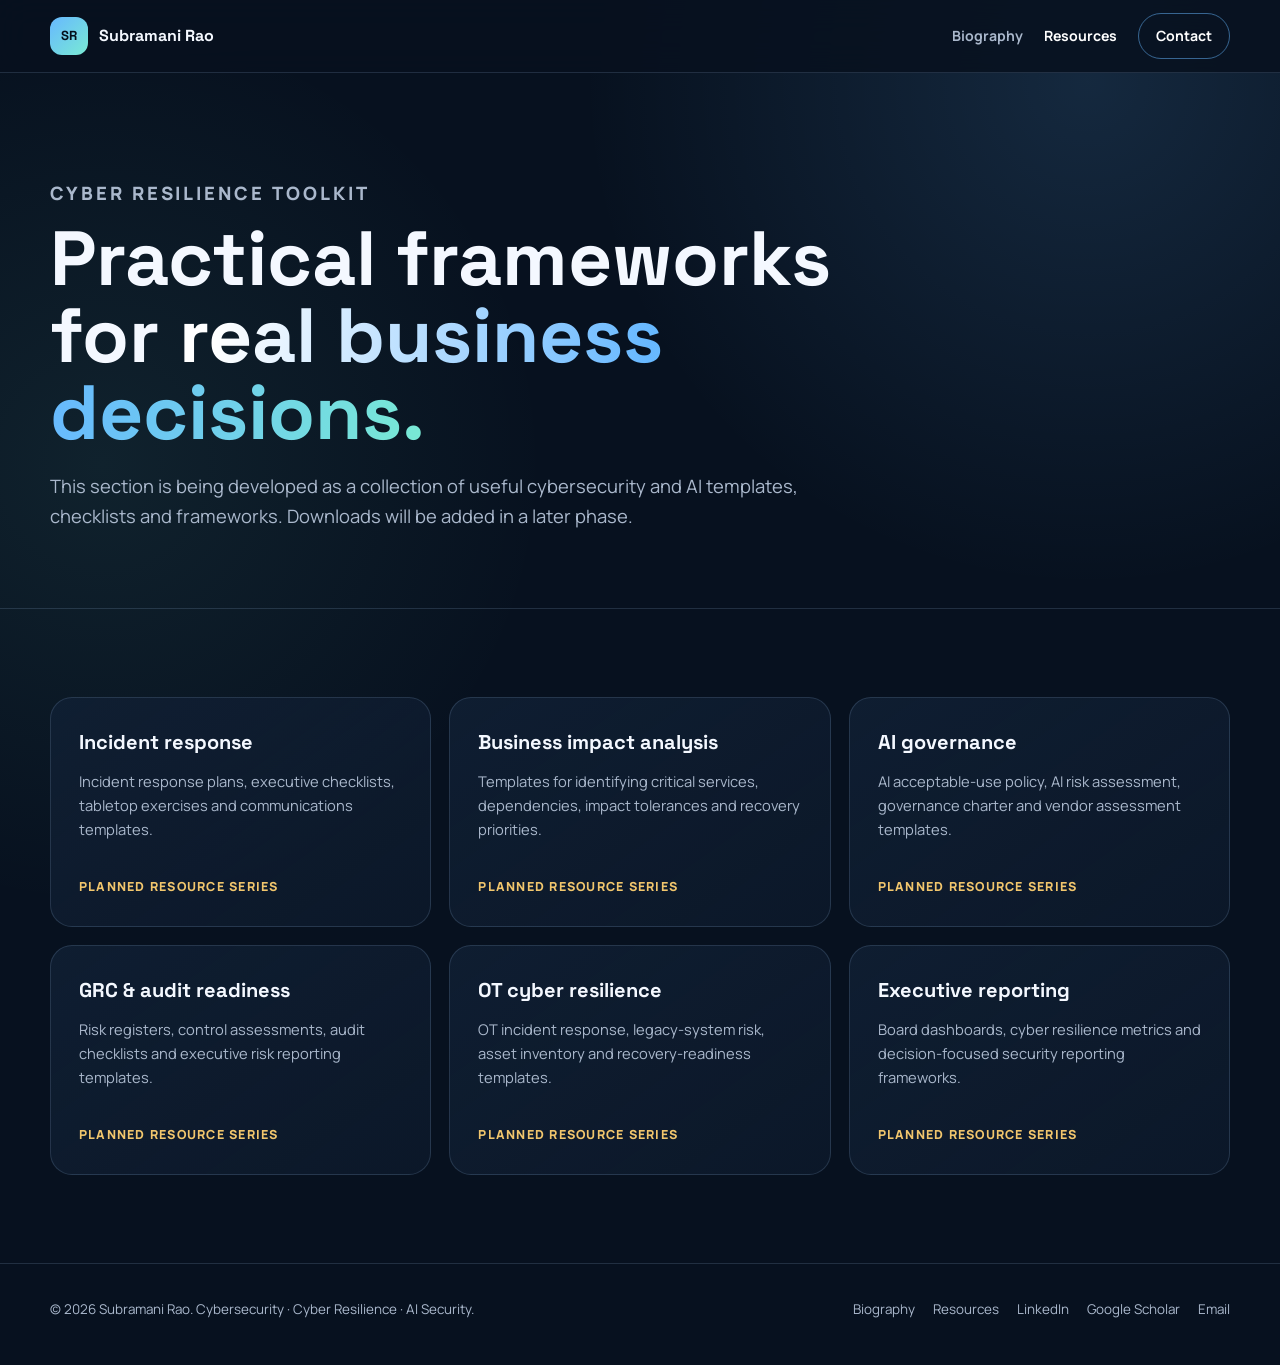
<file: resources.html>
<!DOCTYPE html><html lang="en"><head><meta charset="UTF-8"><meta name="viewport" content="width=device-width,initial-scale=1.0"><title>Cyber Resilience Toolkit | Subramani Rao</title><meta name="description" content="Cyber resilience, incident response, business impact analysis, AI governance, GRC, OT security and executive reporting templates planned by Subramani Rao."><link rel="canonical" href="https://subramanirao.com/resources.html"><meta property="og:type" content="website"><meta property="og:title" content="Cyber Resilience Toolkit | Subramani Rao"><meta property="og:description" content="Practical cybersecurity and AI frameworks for real business decisions."><meta property="og:url" content="https://subramanirao.com/resources.html"><meta property="og:image" content="https://subramanirao.com/gallery/g7-gtia-stage.jpg"><link rel="preconnect" href="https://fonts.googleapis.com"><link rel="preconnect" href="https://fonts.gstatic.com" crossorigin><link href="https://fonts.googleapis.com/css2?family=Manrope:wght@400;500;600;700;800&family=Space+Grotesk:wght@600;700&display=swap" rel="stylesheet"><link rel="stylesheet" href="assets/site.css"></head><body><header class="topbar"><div class="wrap nav"><a class="brand" href="index.html"><span class="monogram">SR</span><span>Subramani Rao</span></a><button class="menu" aria-label="Open menu">Menu</button><nav class="navlinks"><a href="index.html#biography">Biography</a><a class="active" href="resources.html">Resources</a><a class="nav-cta" href="mailto:suburao909@gmail.com">Contact</a></nav></div></header><section class="page-hero"><div class="wrap"><p class="eyebrow">Cyber resilience toolkit</p><h1>Practical frameworks for <span class="gradient">real business decisions.</span></h1><p>This section is being developed as a collection of useful cybersecurity and AI templates, checklists and frameworks. Downloads will be added in a later phase.</p></div></section><main><section class="section"><div class="wrap"><div class="card-grid"><article class="card resource-card"><h3>Incident response</h3><p>Incident response plans, executive checklists, tabletop exercises and communications templates.</p><span class="status">Planned resource series</span></article><article class="card resource-card"><h3>Business impact analysis</h3><p>Templates for identifying critical services, dependencies, impact tolerances and recovery priorities.</p><span class="status">Planned resource series</span></article><article class="card resource-card"><h3>AI governance</h3><p>AI acceptable-use policy, AI risk assessment, governance charter and vendor assessment templates.</p><span class="status">Planned resource series</span></article><article class="card resource-card"><h3>GRC & audit readiness</h3><p>Risk registers, control assessments, audit checklists and executive risk reporting templates.</p><span class="status">Planned resource series</span></article><article class="card resource-card"><h3>OT cyber resilience</h3><p>OT incident response, legacy-system risk, asset inventory and recovery-readiness templates.</p><span class="status">Planned resource series</span></article><article class="card resource-card"><h3>Executive reporting</h3><p>Board dashboards, cyber resilience metrics and decision-focused security reporting frameworks.</p><span class="status">Planned resource series</span></article></div></div></section></main><footer class="footer"><div class="wrap footer-inner"><span>© 2026 Subramani Rao. Cybersecurity · Cyber Resilience · AI Security.</span><div class="footer-links"><a href="index.html#biography">Biography</a><a href="resources.html">Resources</a><a href="https://www.linkedin.com/in/raos/" target="_blank" rel="noopener">LinkedIn</a><a href="https://scholar.google.com/citations?user=5D9XCkkAAAAJ" target="_blank" rel="noopener">Google Scholar</a><a href="mailto:suburao909@gmail.com">Email</a></div></div></footer><script src="assets/site.js"></script></body></html>
</file>
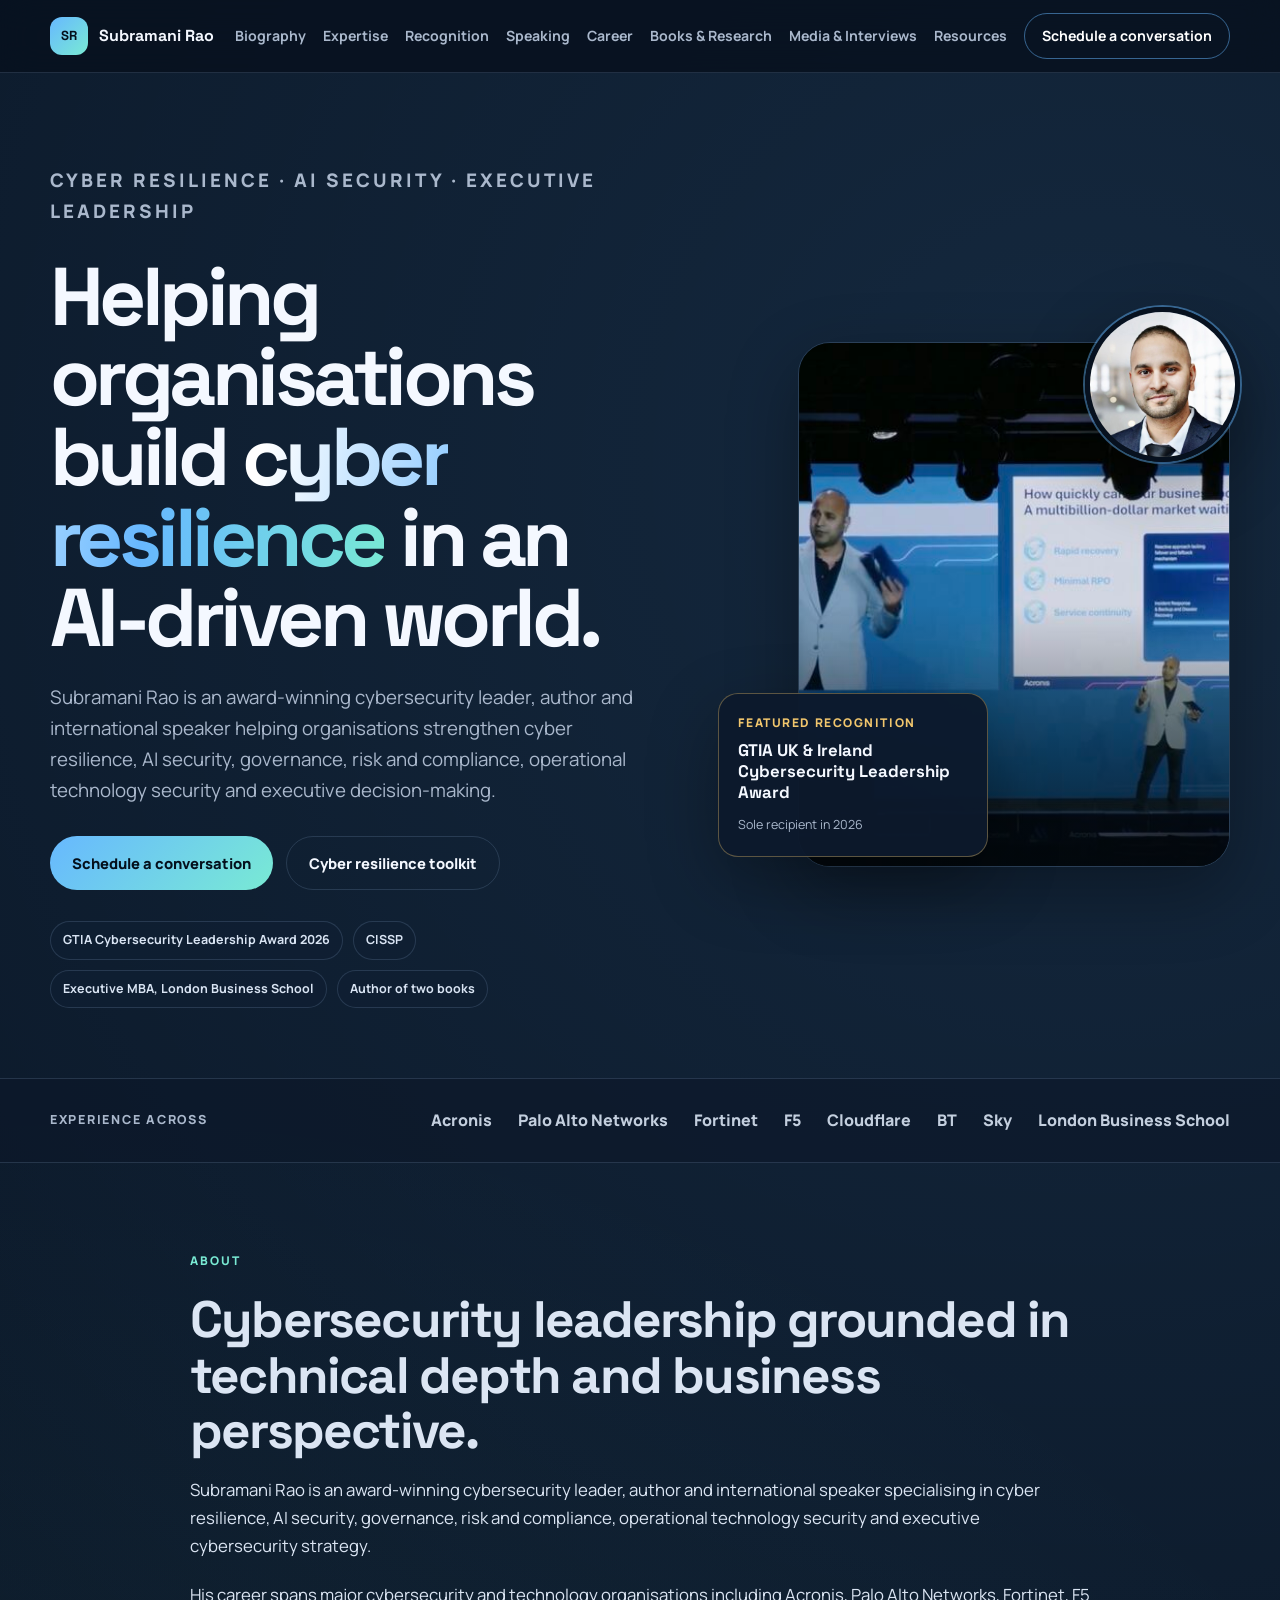
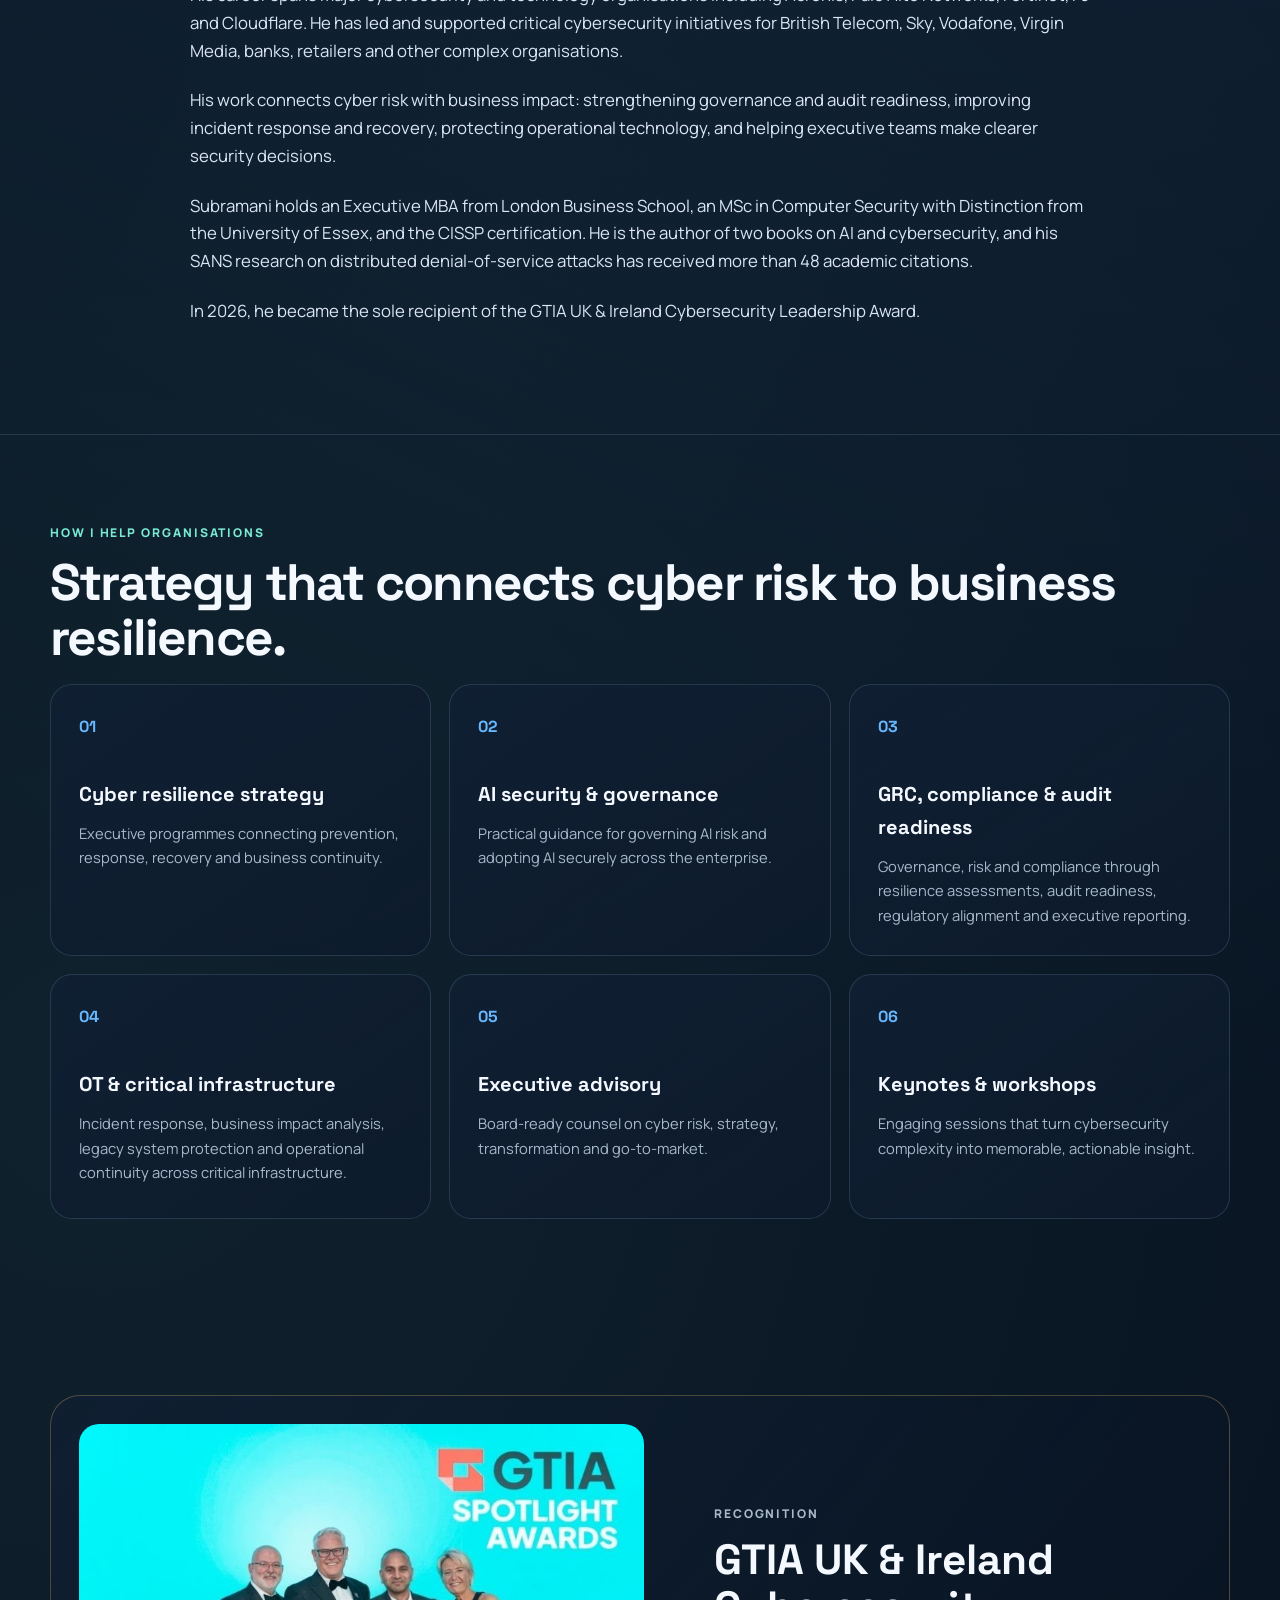
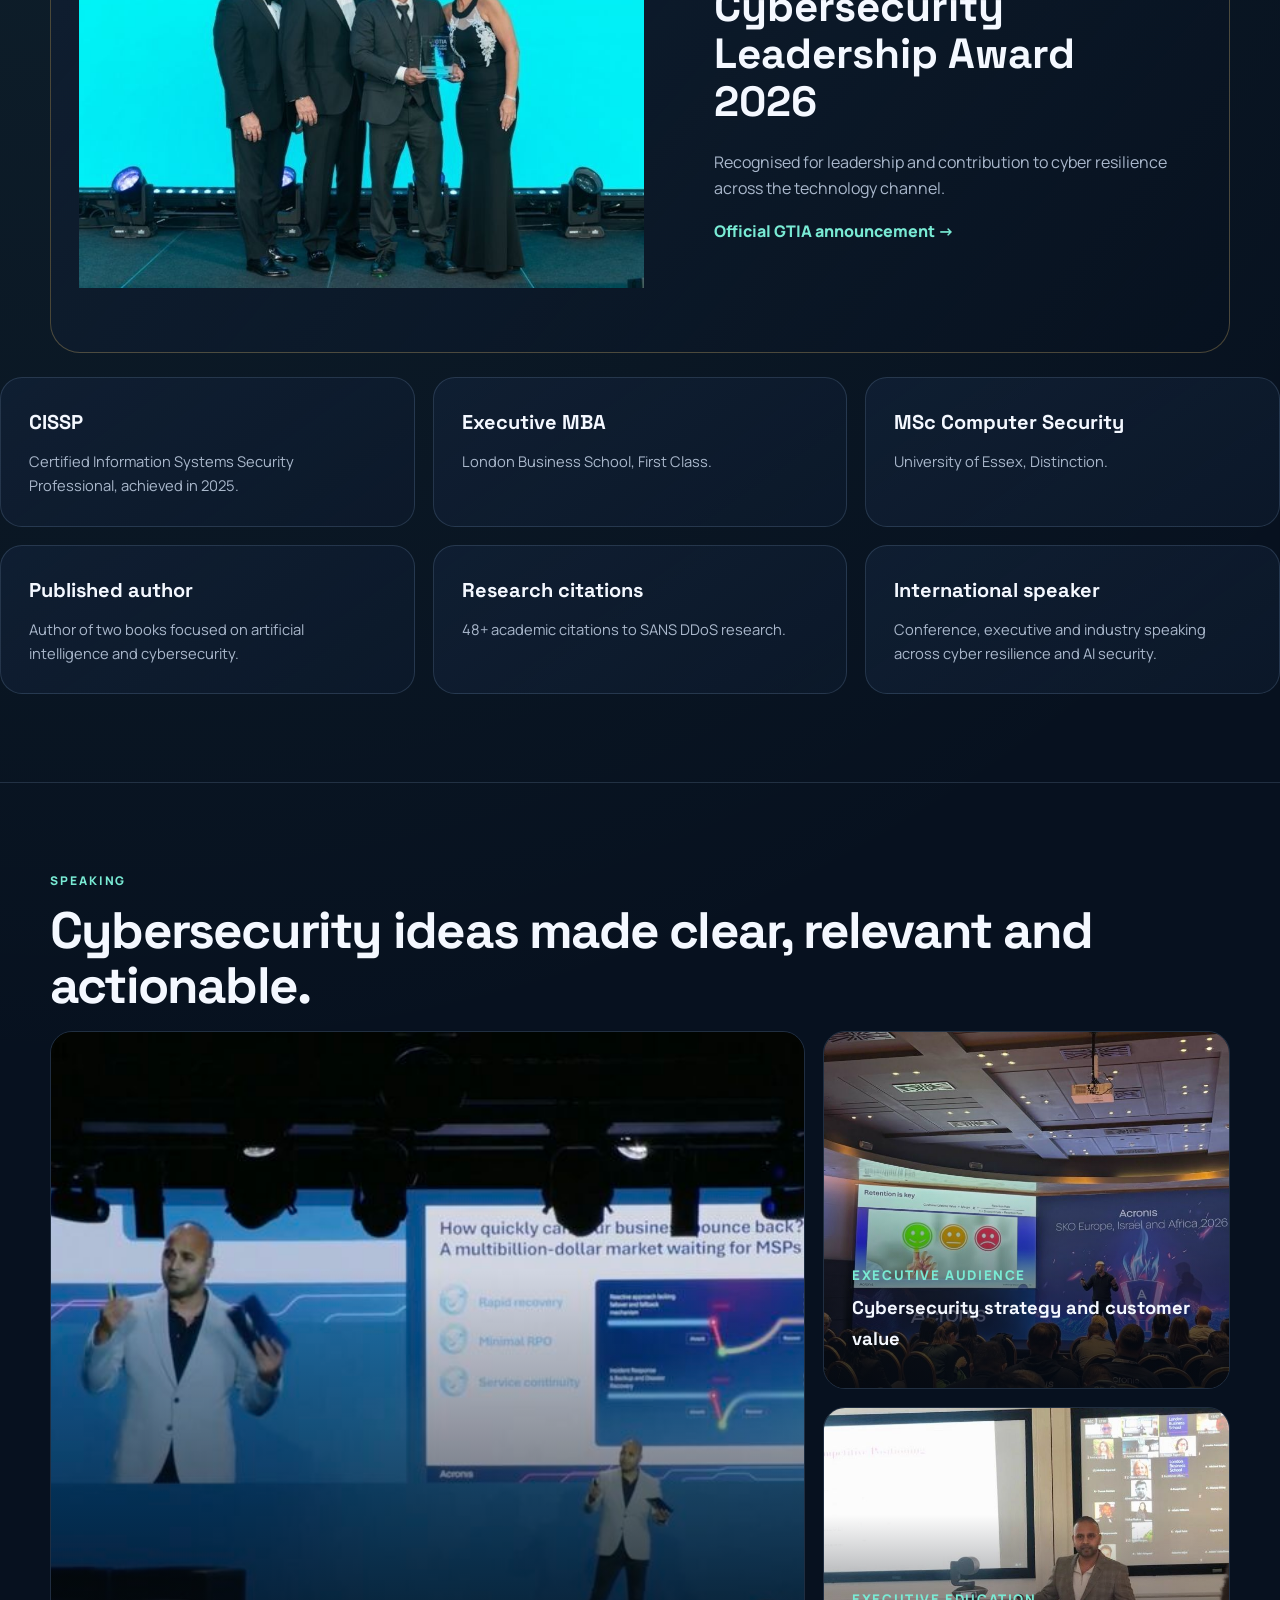
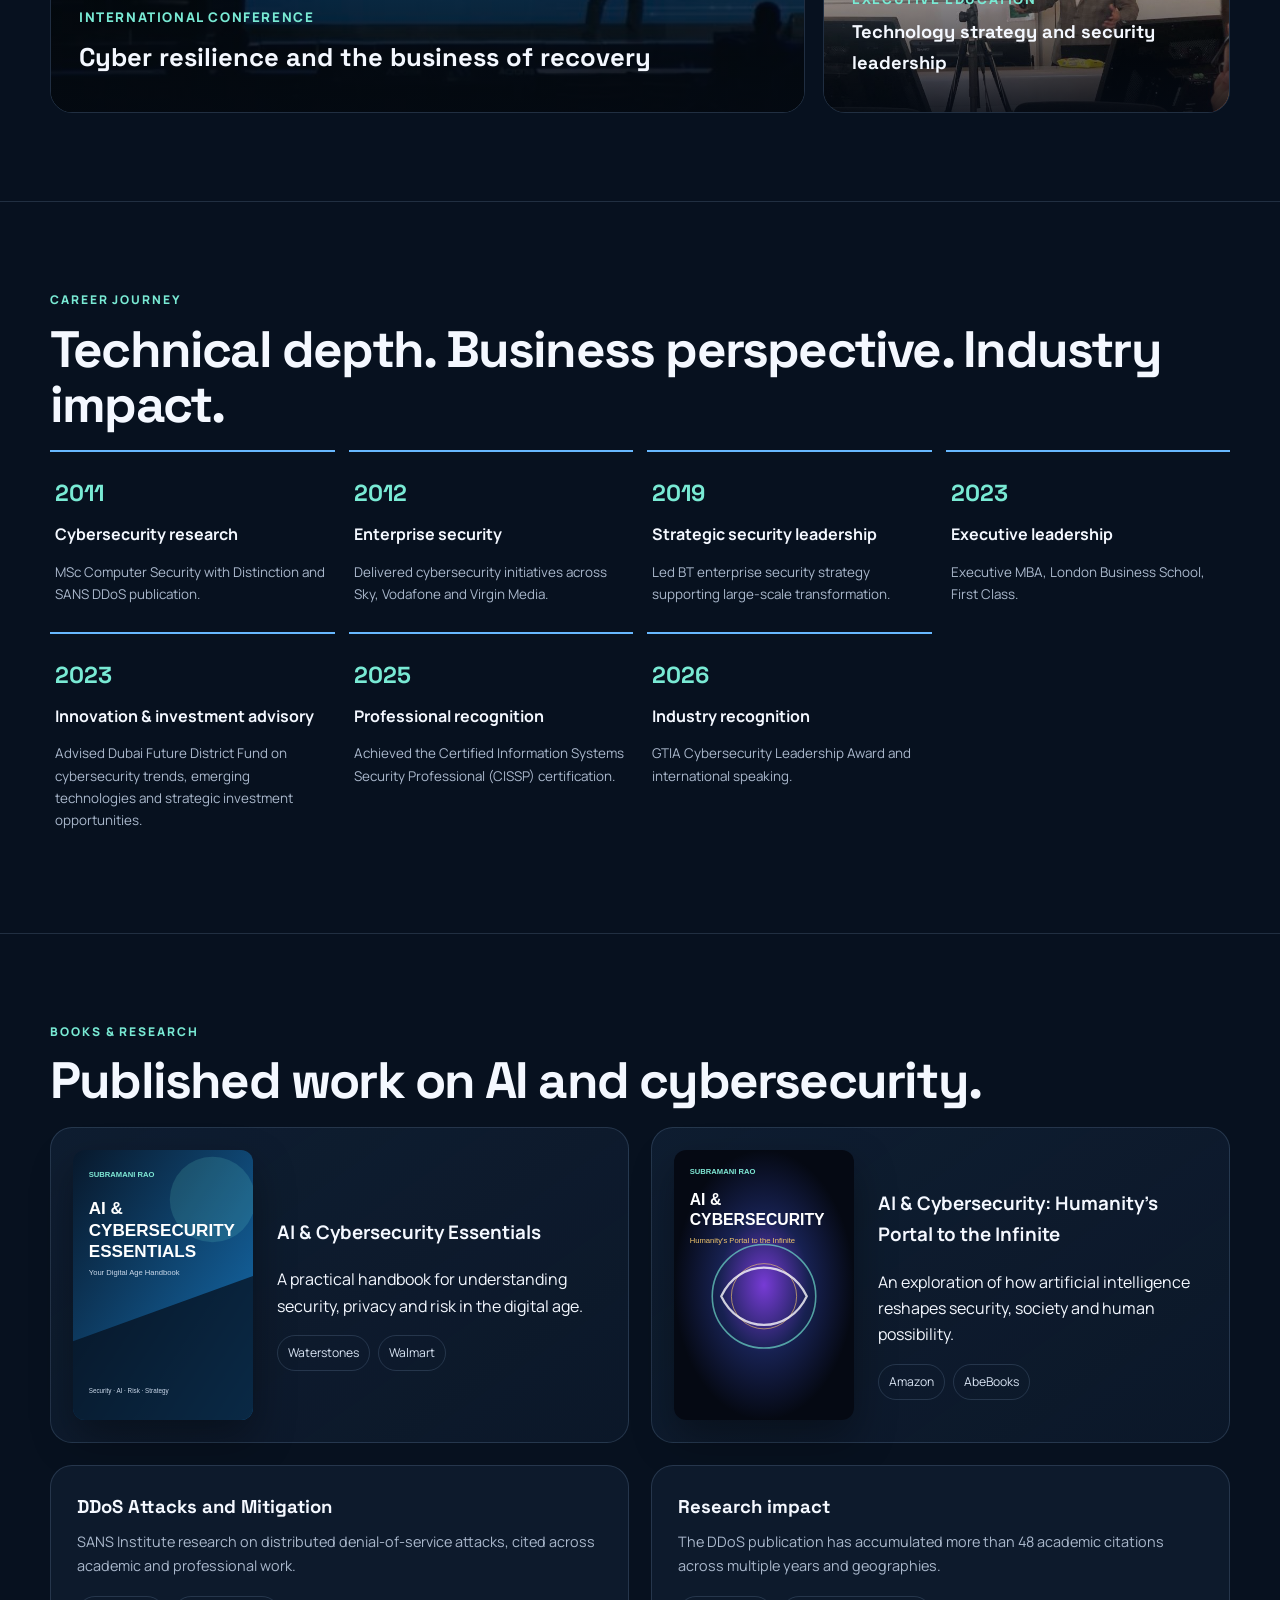
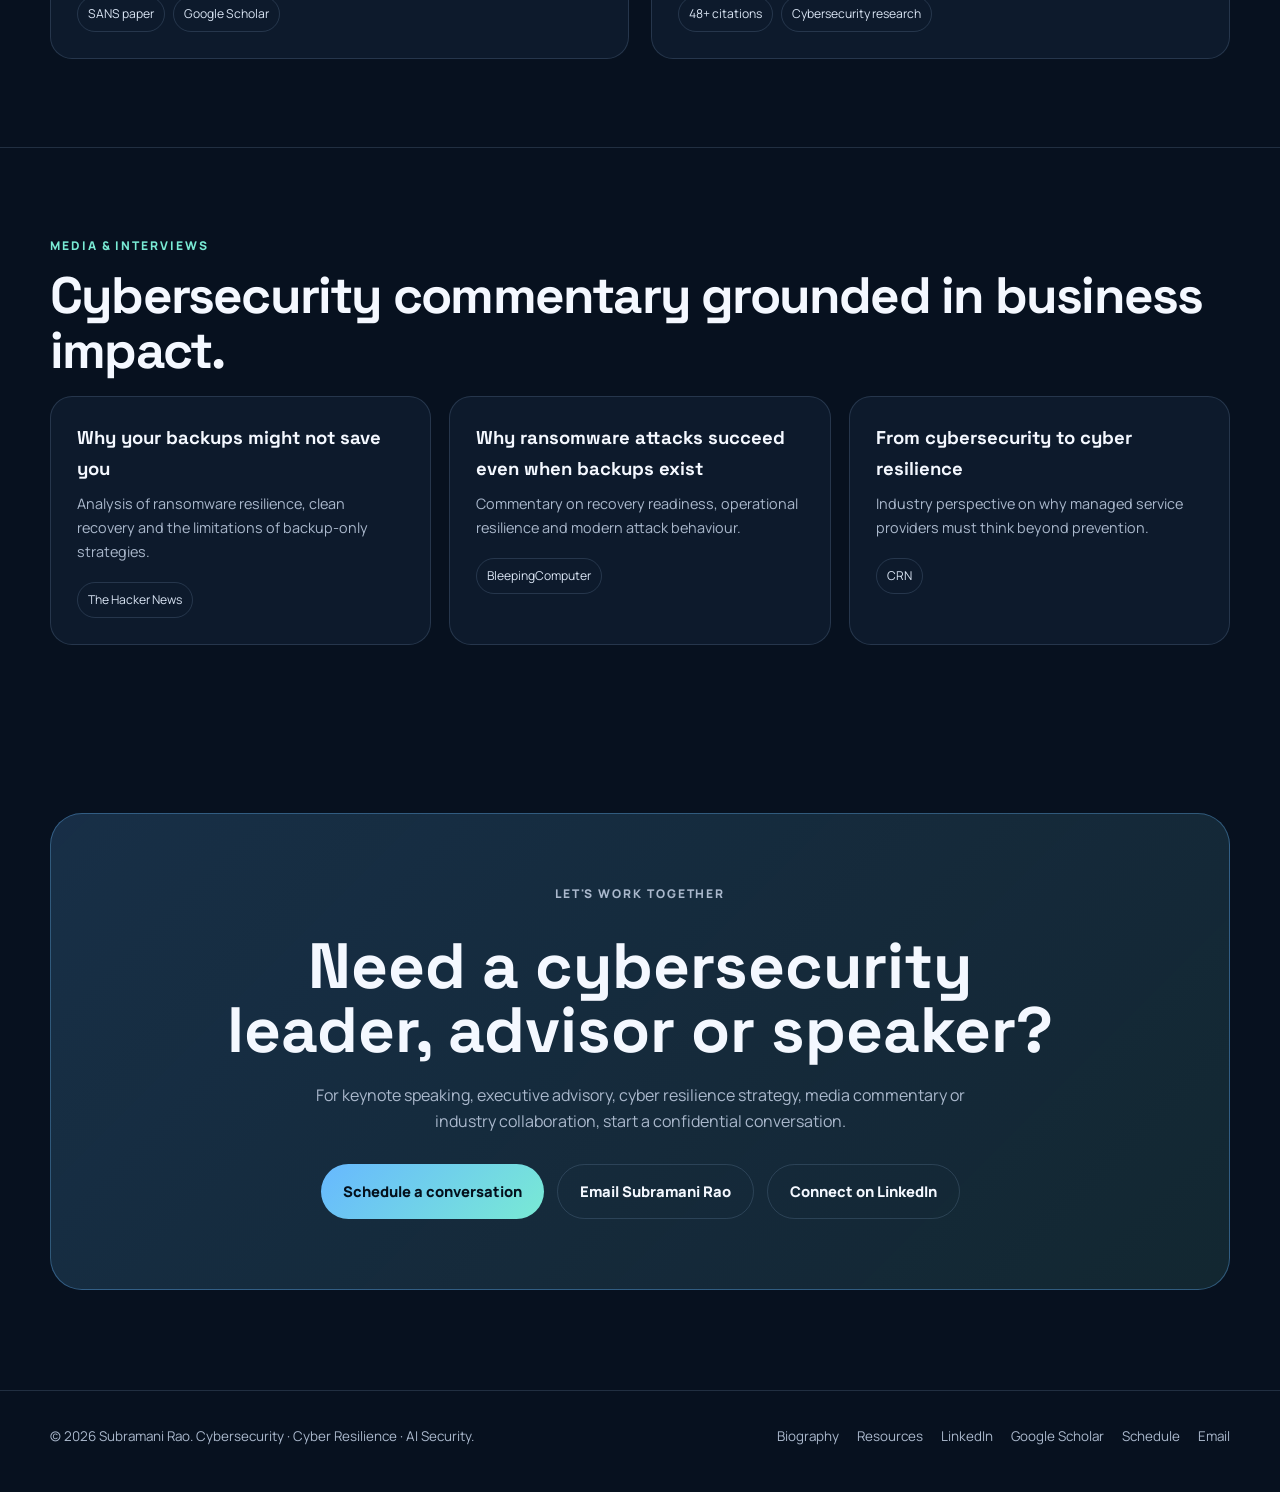
<file: speaking.html>
<!doctype html><html lang="en"><head><meta charset="utf-8"><meta name="robots" content="noindex"><link rel="canonical" href="https://subramanirao.com/index.html"><meta http-equiv="refresh" content="0; url=index.html#speaking"><script>location.replace('index.html#speaking')</script><title>Redirecting</title></head><body><p>Redirecting to <a href="index.html#speaking">index.html#speaking</a>.</p></body></html>
</file>
<file: assets/site.css>
:root{--bg:#07111f;--bg2:#0b1728;--card:#101f33;--card2:#0d1a2c;--line:rgba(148,181,221,.18);--text:#f4f8ff;--muted:#aab8cc;--blue:#67b8ff;--cyan:#79ead4;--gold:#f1c66d;--shadow:0 24px 70px rgba(0,0,0,.32);--radius:22px;--max:1180px}
*{box-sizing:border-box}html{scroll-behavior:smooth}body{margin:0;background:radial-gradient(circle at 85% 6%,rgba(103,184,255,.14),transparent 30%),radial-gradient(circle at 8% 34%,rgba(121,234,212,.08),transparent 30%),var(--bg);color:var(--text);font-family:Manrope,Arial,sans-serif;line-height:1.65}a{color:inherit;text-decoration:none}img{display:block;max-width:100%}.wrap{width:min(var(--max),calc(100% - 40px));margin:auto}.eyebrow{color:var(--cyan);font-size:.75rem;font-weight:800;text-transform:uppercase;letter-spacing:.16em;margin:0 0 12px}.section-title{font-family:'Space Grotesk',sans-serif;font-size:clamp(2rem,4vw,3.5rem);line-height:1.08;margin:0 0 18px;letter-spacing:-.035em}.section-lead{color:var(--muted);font-size:1.08rem;max-width:780px;margin:0 0 34px}.topbar{position:sticky;top:0;z-index:50;background:rgba(7,17,31,.86);backdrop-filter:blur(16px);border-bottom:1px solid var(--line)}.nav{height:72px;display:flex;align-items:center;justify-content:space-between;gap:20px}.brand{font-family:'Space Grotesk';font-weight:700;display:flex;align-items:center;gap:11px}.monogram{width:38px;height:38px;border-radius:12px;display:grid;place-items:center;background:linear-gradient(135deg,var(--blue),var(--cyan));color:#04101c;font-size:.82rem;font-weight:800}.navlinks{display:flex;align-items:center;gap:21px;color:var(--muted);font-size:.88rem;font-weight:700}.navlinks a:hover,.navlinks a.active{color:#fff}.nav-cta{padding:10px 17px;border:1px solid rgba(103,184,255,.5);border-radius:999px;color:#fff!important}.menu{display:none;background:none;border:1px solid var(--line);color:#fff;border-radius:10px;padding:8px 11px}.hero{padding:92px 0 70px;min-height:720px;display:flex;align-items:center}.hero-grid{display:grid;grid-template-columns:1.08fr .92fr;gap:68px;align-items:center}.hero h1{font-family:'Space Grotesk';font-size:clamp(3rem,6.4vw,5.6rem);line-height:.98;letter-spacing:-.055em;margin:0 0 24px}.hero h1 span,.gradient{background:linear-gradient(100deg,#fff 5%,var(--blue) 55%,var(--cyan));-webkit-background-clip:text;color:transparent}.hero-copy>p{font-size:1.17rem;color:var(--muted);max-width:720px;margin:0 0 30px}.actions{display:flex;gap:13px;flex-wrap:wrap}.btn{display:inline-flex;align-items:center;justify-content:center;padding:14px 22px;border-radius:999px;font-weight:800;font-size:.92rem;border:1px solid var(--line);transition:.2s}.btn.primary{background:linear-gradient(135deg,var(--blue),var(--cyan));color:#04101c;border:0}.btn:hover{transform:translateY(-2px);box-shadow:0 12px 30px rgba(0,0,0,.25)}.proof-row{margin-top:31px;display:flex;flex-wrap:wrap;gap:10px}.proof{border:1px solid var(--line);background:rgba(16,31,51,.65);padding:8px 12px;border-radius:999px;color:#d9e4f3;font-size:.78rem;font-weight:700}.hero-visual{position:relative;min-height:560px}.hero-main{position:absolute;inset:35px 0 0 80px;border-radius:32px;overflow:hidden;border:1px solid var(--line);box-shadow:var(--shadow)}.hero-main img{width:100%;height:100%;object-fit:cover}.hero-main:after{content:"";position:absolute;inset:0;background:linear-gradient(180deg,transparent 50%,rgba(3,9,17,.75))}.award-float{position:absolute;left:0;bottom:10px;width:270px;background:rgba(13,26,44,.96);border:1px solid rgba(241,198,109,.35);border-radius:20px;padding:19px;box-shadow:var(--shadow)}.award-float strong{font-family:'Space Grotesk';display:block;font-size:1.05rem;line-height:1.25;margin:7px 0}.award-float span{font-size:.78rem;color:var(--muted)}.award-float .trophy{color:var(--gold);font-weight:800;font-size:.75rem;text-transform:uppercase;letter-spacing:.13em}.portrait-float{position:absolute;right:-10px;top:0;width:155px;height:155px;border-radius:50%;overflow:hidden;border:5px solid var(--bg);box-shadow:0 0 0 2px rgba(103,184,255,.45),var(--shadow)}.portrait-float img{width:100%;height:100%;object-fit:cover}.trust{border-top:1px solid var(--line);border-bottom:1px solid var(--line);background:rgba(11,23,40,.56)}.trust-inner{padding:28px 0;display:flex;gap:18px;align-items:center;justify-content:space-between;flex-wrap:wrap}.trust-label{color:var(--muted);font-size:.78rem;text-transform:uppercase;letter-spacing:.14em;font-weight:800}.logo-words{display:flex;gap:26px;flex-wrap:wrap;color:#dde8f7;font-weight:800;opacity:.88}.metrics,.section{padding:88px 0}.metric-grid{display:grid;grid-template-columns:repeat(4,1fr);border:1px solid var(--line);border-radius:var(--radius);overflow:hidden;background:rgba(16,31,51,.45)}.metric{padding:32px;border-right:1px solid var(--line)}.metric:last-child{border:0}.metric strong{font-family:'Space Grotesk';font-size:2.4rem;color:#fff;display:block}.metric span{color:var(--muted);font-size:.88rem}.services,.card-grid{display:grid;grid-template-columns:repeat(3,1fr);gap:18px}.service,.card{background:linear-gradient(145deg,rgba(16,31,51,.92),rgba(13,26,44,.78));border:1px solid var(--line);border-radius:var(--radius);padding:28px}.service{min-height:245px}.service .num{color:var(--blue);font-family:'Space Grotesk';font-weight:700}.service h3,.card h3{font-family:'Space Grotesk';font-size:1.25rem;margin:38px 0 10px}.service p,.card p{color:var(--muted);font-size:.92rem;margin:0}.card h3{margin:0 0 10px}.card .link{display:inline-block;color:var(--cyan);font-weight:800;margin-top:20px}.feature-award{display:grid;grid-template-columns:1.05fr .95fr;gap:46px;align-items:center;background:linear-gradient(130deg,rgba(16,31,51,.8),rgba(7,17,31,.5));border:1px solid rgba(241,198,109,.28);border-radius:30px;padding:28px}.award-image{border-radius:20px;overflow:hidden;min-height:500px}.award-image img{width:100%;height:100%;object-fit:cover}.award-copy{padding:24px}.award-copy .quote{font-family:'Space Grotesk';font-size:clamp(1.8rem,3.3vw,3rem);line-height:1.12;margin:0 0 24px}.award-copy p{color:var(--muted)}.text-link{color:var(--cyan);font-weight:800}.speaking-grid{display:grid;grid-template-columns:1.3fr .7fr;gap:18px}.photo-card{position:relative;border-radius:var(--radius);overflow:hidden;min-height:520px;border:1px solid var(--line)}.photo-card img{width:100%;height:100%;object-fit:cover}.photo-card:after{content:"";position:absolute;inset:0;background:linear-gradient(180deg,transparent 35%,rgba(4,10,19,.88))}.photo-caption{position:absolute;z-index:2;bottom:0;padding:28px}.photo-caption small{color:var(--cyan);font-weight:800;text-transform:uppercase;letter-spacing:.12em}.photo-caption h3{font-family:'Space Grotesk';font-size:1.6rem;margin:6px 0}.stack{display:grid;gap:18px}.stack .photo-card{min-height:251px}.stack .photo-caption h3{font-size:1.15rem}.gallery-strip{display:grid;grid-template-columns:repeat(4,1fr);gap:12px;margin-top:18px}.gallery-strip figure{margin:0;border-radius:16px;overflow:hidden;border:1px solid var(--line);height:230px}.gallery-strip img{width:100%;height:100%;object-fit:cover;transition:.3s}.gallery-strip figure:hover img{transform:scale(1.04)}.content-grid{display:grid;grid-template-columns:repeat(2,1fr);gap:18px}.content-card{background:var(--card2);border:1px solid var(--line);border-radius:var(--radius);padding:26px}.content-card h3{font-family:'Space Grotesk';margin:0 0 8px;font-size:1.16rem}.content-card p{color:var(--muted);margin:0 0 18px;font-size:.9rem}.tags{display:flex;gap:8px;flex-wrap:wrap}.tags a,.tags span{font-size:.76rem;border:1px solid var(--line);border-radius:999px;padding:7px 10px;color:#d9e4f3}.timeline{display:grid;grid-template-columns:repeat(4,1fr);gap:14px}.milestone{border-top:2px solid var(--blue);padding:22px 5px 0}.milestone strong{color:var(--cyan);font-family:'Space Grotesk';font-size:1.45rem}.milestone h3{font-size:1rem;margin:8px 0}.milestone p{color:var(--muted);font-size:.84rem}.page-hero{padding:105px 0 58px;border-bottom:1px solid var(--line)}.page-hero h1{font-family:'Space Grotesk';font-size:clamp(2.8rem,6vw,5rem);line-height:1;margin:0 0 20px;max-width:900px}.page-hero p{font-size:1.15rem;color:var(--muted);max-width:800px}.bio-layout{display:block;max-width:900px}.bio-photo{display:none}.bio-copy{font-size:1.05rem;color:#dbe5f3}.bio-copy p{margin:0 0 22px}.fact-list{display:grid;gap:12px;margin-top:28px}.fact{padding:16px 18px;border:1px solid var(--line);border-radius:14px;background:rgba(16,31,51,.6)}.fact strong{display:block;font-size:.82rem;color:var(--cyan);text-transform:uppercase;letter-spacing:.1em}.fact span{color:var(--muted)}.quote-block{border-left:3px solid var(--gold);padding:12px 0 12px 24px;font-family:'Space Grotesk';font-size:1.5rem;line-height:1.35;margin:36px 0}.resource-card{min-height:230px;display:flex;flex-direction:column}.resource-card .status{margin-top:auto;color:var(--gold);font-size:.78rem;font-weight:800;text-transform:uppercase;letter-spacing:.1em}.cta{padding:80px 0 100px}.cta-box{text-align:center;background:linear-gradient(135deg,rgba(103,184,255,.18),rgba(121,234,212,.1));border:1px solid rgba(103,184,255,.35);border-radius:32px;padding:70px 30px}.cta-box h2{font-family:'Space Grotesk';font-size:clamp(2.3rem,5vw,4.3rem);line-height:1;margin:0 auto 20px;max-width:850px}.cta-box p{color:var(--muted);max-width:650px;margin:0 auto 30px}.footer{border-top:1px solid var(--line);padding:34px 0 45px;color:var(--muted);font-size:.84rem}.footer-inner{display:flex;justify-content:space-between;gap:20px;flex-wrap:wrap}.footer-links{display:flex;gap:18px;flex-wrap:wrap}.reveal{opacity:0;transform:translateY(18px);transition:.7s}.reveal.visible{opacity:1;transform:none}
@media(max-width:950px){.navlinks{display:none;position:absolute;top:72px;left:0;right:0;background:#0b1728;padding:20px;flex-direction:column;align-items:flex-start;border-bottom:1px solid var(--line)}.navlinks.open{display:flex}.menu{display:block}.hero-grid,.feature-award,.bio-layout{grid-template-columns:1fr}.hero{padding-top:65px}.hero-visual{min-height:540px}.hero-main{inset:30px 30px 0 60px}.services,.card-grid{grid-template-columns:repeat(2,1fr)}.metric-grid{grid-template-columns:repeat(2,1fr)}.metric:nth-child(2){border-right:0}.metric:nth-child(-n+2){border-bottom:1px solid var(--line)}.speaking-grid{grid-template-columns:1fr}.stack{grid-template-columns:1fr 1fr}.timeline{grid-template-columns:repeat(2,1fr)}.bio-photo{position:static;max-width:420px}}
@media(max-width:620px){.wrap{width:min(var(--max),calc(100% - 28px))}.hero h1{font-size:3.05rem}.hero-visual{min-height:470px}.hero-main{inset:40px 0 0 25px}.portrait-float{width:112px;height:112px}.award-float{width:235px}.services,.card-grid,.content-grid,.gallery-strip,.timeline,.metric-grid,.stack{grid-template-columns:1fr}.metric{border-right:0;border-bottom:1px solid var(--line)!important}.metric:last-child{border-bottom:0!important}.photo-card,.stack .photo-card{min-height:380px}.gallery-strip figure{height:280px}.page-hero{padding-top:85px}}
</file>
